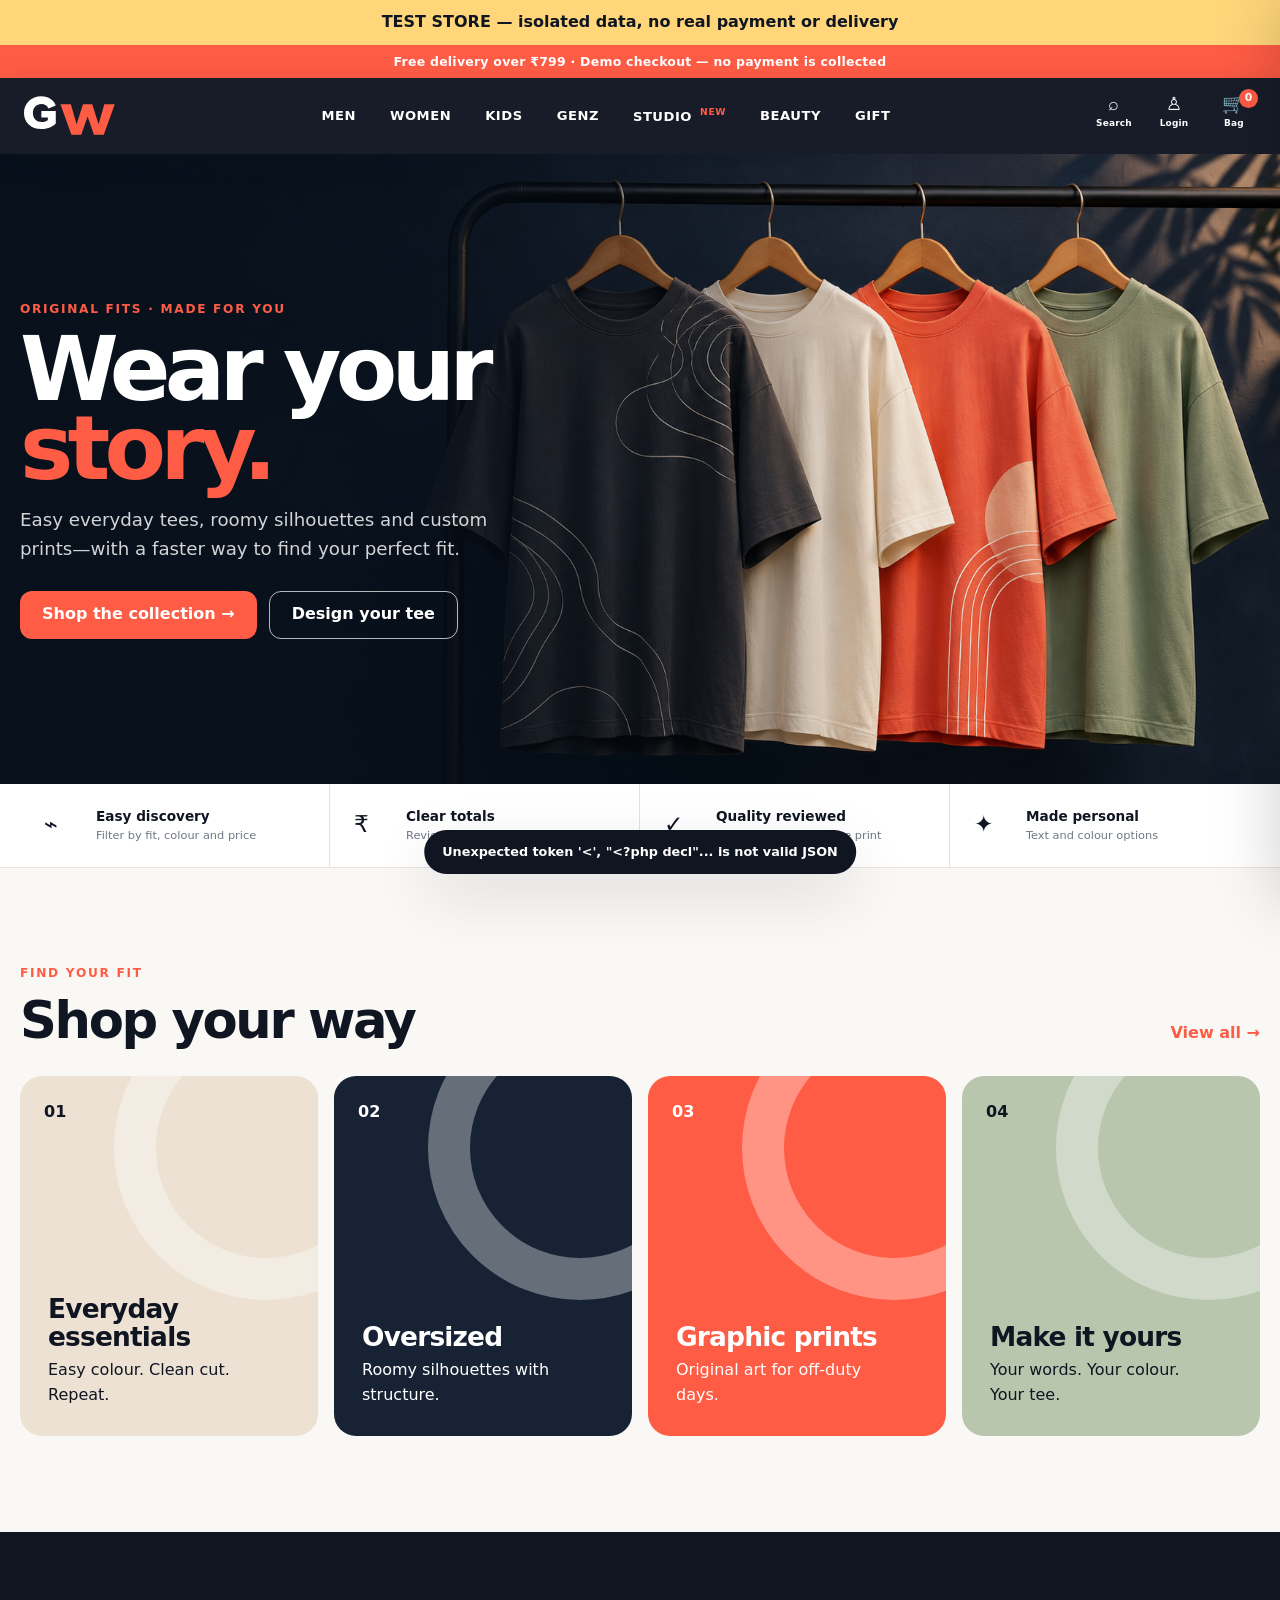
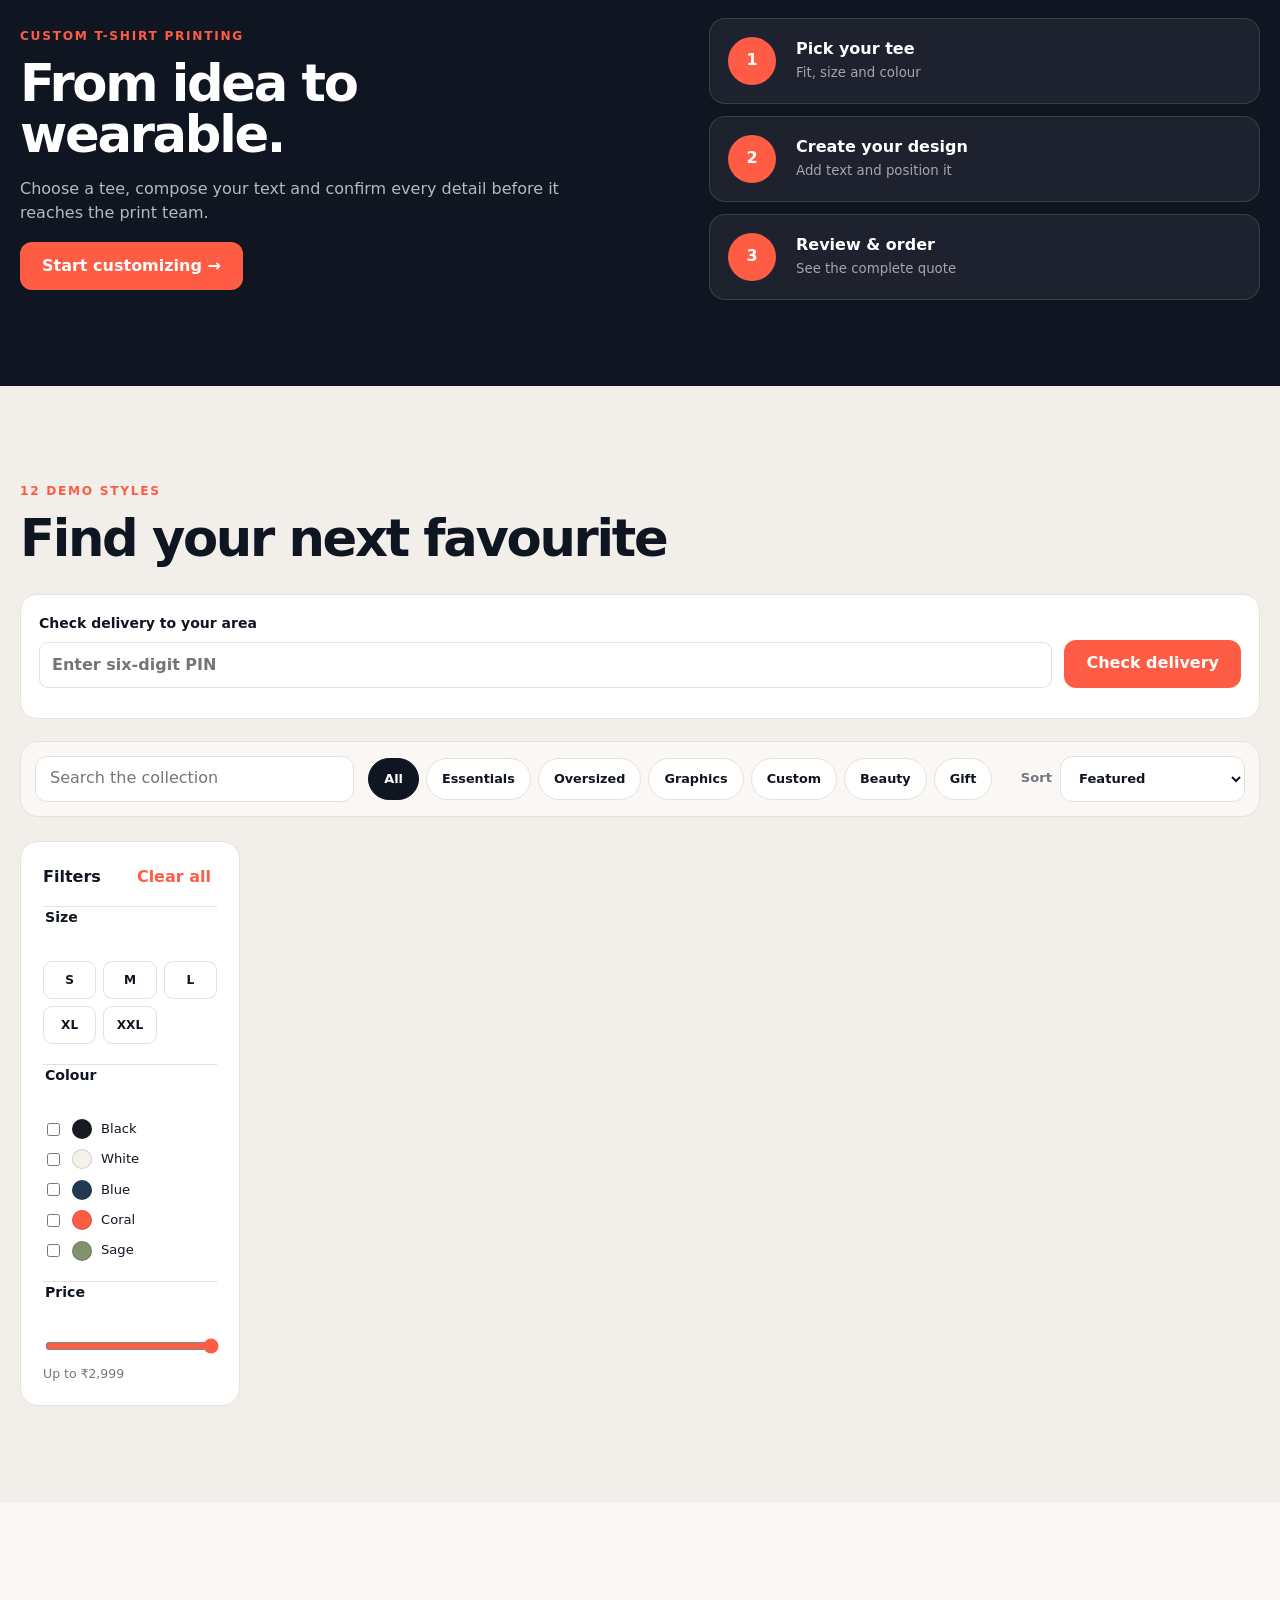
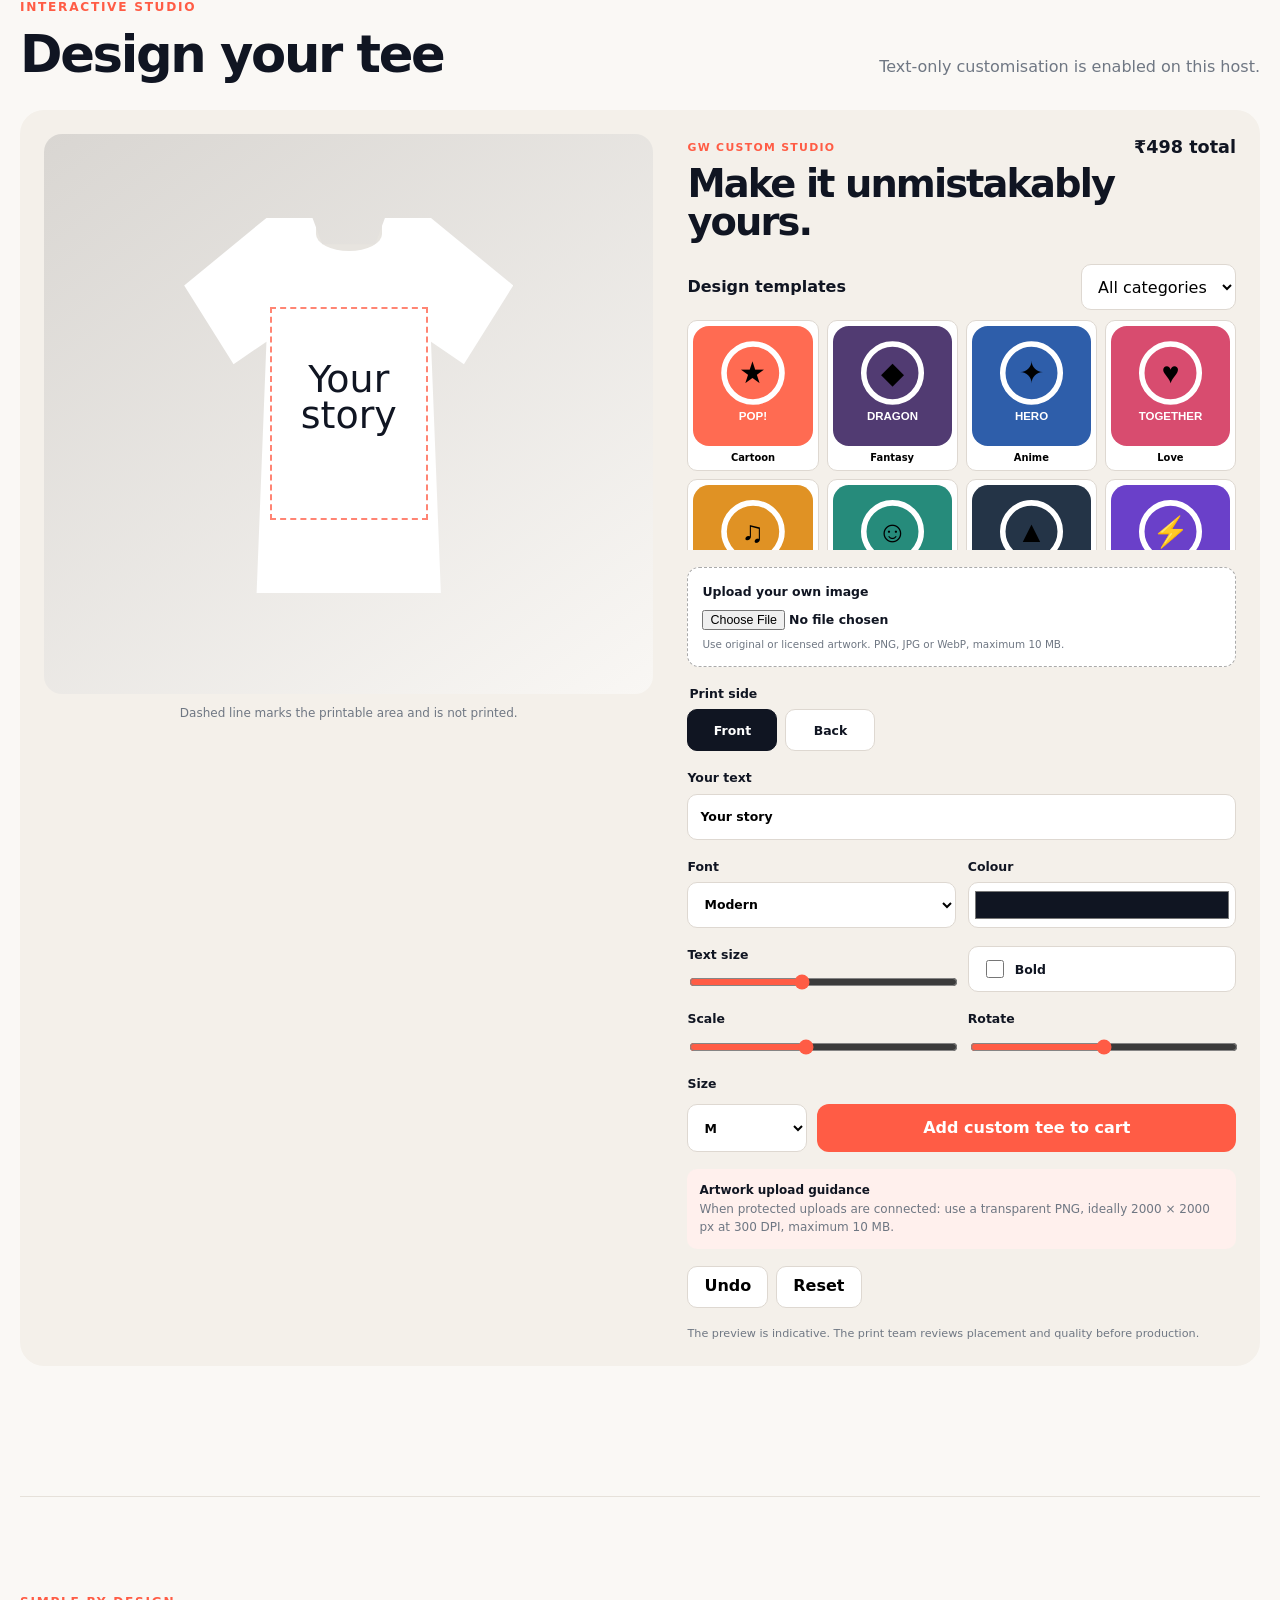
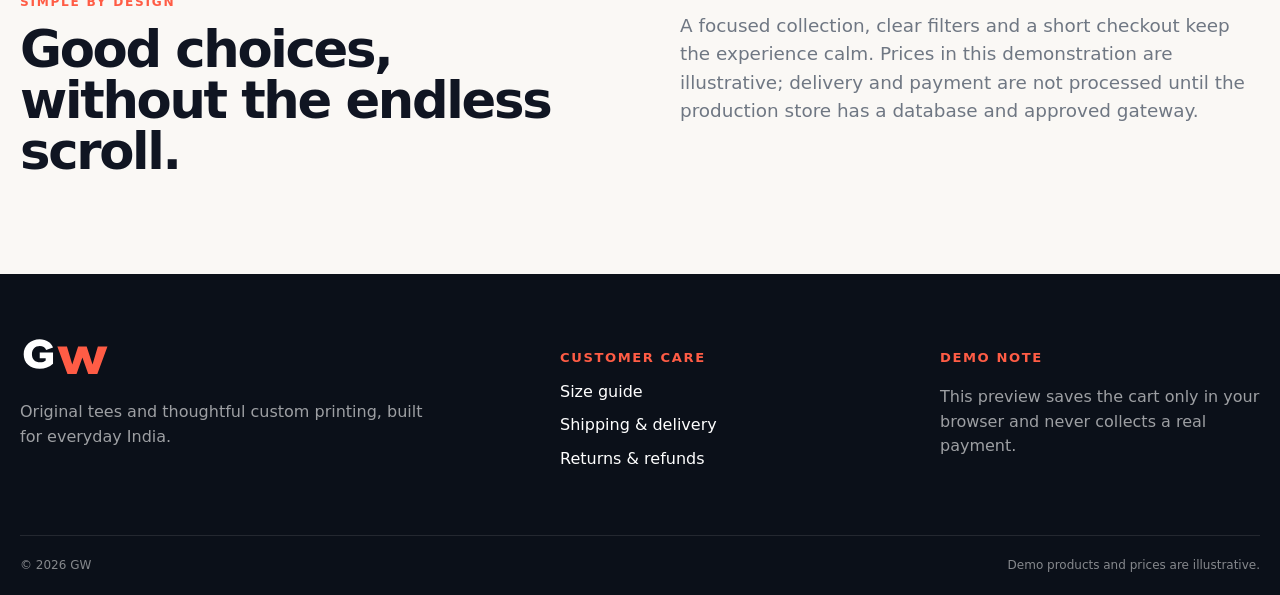
<file: deployment/qa-7b9e2a4d6c81/index.html>
<!doctype html>
<html lang="en">
<head>
  <meta charset="utf-8">
  <meta name="viewport" content="width=device-width,initial-scale=1">
  <meta name="description" content="GW original and custom printed T-shirts for everyday India.">
  <title>[TEST STORE] GW — T-Shirts made personal</title>
  <link rel="stylesheet" href="wp-content/themes/gw-store/assets/css/store.css?v=20261108-verified-v12">
  <link rel="stylesheet" href="wp-content/plugins/gw-tee-designer/assets/css/designer.css?v=20261108-verified-v12">
</head>
<body><div style="padding:10px;background:#ffd67a;text-align:center;font-weight:800">TEST STORE — isolated data, no real payment or delivery</div>
  <a class="screen-reader-text" href="#main">Skip to content</a>
  <div class="gw-announcement">Free delivery over ₹799 · Demo checkout — no payment is collected</div>
  <header class="site-header">
    <div class="gw-shell gw-header-inner">
      <button class="gw-menu-toggle" aria-expanded="false" aria-controls="gw-primary-menu"><span></span><span></span><span></span><span class="screen-reader-text">Menu</span></button>
      <a class="gw-logo" href="#home" aria-label="GW home"><img src="wp-content/themes/gw-store/assets/images/gw-logo.svg" width="104" height="42" alt="GW"></a>
      <nav class="gw-primary-nav" id="gw-primary-menu" aria-label="Main navigation"><ul>
        <li class="gw-nav-item"><a href="#shop" data-audience-link="Men">Men</a><div class="gw-mega-menu"><div><strong>Topwear</strong><a href="#shop" data-audience-link="Men" data-category-link="Essential">Everyday tees</a><a href="#shop" data-audience-link="Men" data-category-link="Oversized">Oversized tees</a><a href="#shop" data-audience-link="Men" data-category-link="Graphic">Graphic tees</a></div><div><strong>Shop by fit</strong><a href="#shop" data-audience-link="Men" data-shop-search="regular">Regular fit</a><a href="#shop" data-audience-link="Men" data-shop-search="roomy">Relaxed fit</a><a href="#custom">Custom print</a></div></div></li>
        <li class="gw-nav-item"><a href="#shop" data-audience-link="Women">Women</a><div class="gw-mega-menu"><div><strong>Featured</strong><a href="#shop" data-audience-link="Women" data-category-link="Essential">Everyday tees</a><a href="#shop" data-audience-link="Women" data-category-link="Oversized">Relaxed fits</a><a href="#shop" data-audience-link="Women" data-category-link="Graphic">Graphic stories</a></div><div><strong>Shop by mood</strong><a href="#shop" data-audience-link="Women" data-shop-search="soft">Soft neutrals</a><a href="#shop" data-audience-link="Women" data-shop-search="colour">Colour edit</a><a href="#custom">Design your own</a></div></div></li>
        <li class="gw-nav-item"><a href="#shop" data-audience-link="Kids">Kids</a><div class="gw-mega-menu"><div><strong>Kids collection</strong><a href="#shop" data-audience-link="Kids" data-category-link="Essential">Easy basics</a><a href="#shop" data-audience-link="Kids" data-category-link="Graphic">Fun graphics</a><a href="#shop" data-audience-link="Kids" data-shop-search="bright">Bright colours</a></div><div><strong>Age group</strong><a href="#shop" data-audience-link="Kids" data-shop-search="junior">6–10 years</a><a href="#shop" data-audience-link="Kids" data-shop-search="teen">11–14 years</a><a href="#custom">Name print</a></div></div></li>
        <li class="gw-nav-item"><a href="#shop" data-audience-link="GenZ">GenZ</a><div class="gw-mega-menu"><div><strong>Trending now</strong><a href="#shop" data-audience-link="GenZ" data-category-link="Oversized">Street oversized</a><a href="#shop" data-audience-link="GenZ" data-category-link="Graphic">Statement graphics</a><a href="#shop" data-audience-link="GenZ" data-shop-search="limited">Limited drops</a></div><div><strong>Vibe check</strong><a href="#shop" data-audience-link="GenZ" data-shop-search="minimal">Minimal</a><a href="#shop" data-audience-link="GenZ" data-shop-search="bold">Bold</a><a href="#custom">Create a drop</a></div></div></li>
        <li><a href="#custom">Studio <span class="gw-new-label">New</span></a></li>
      </ul></nav>
      <div class="gw-header-actions"><button class="gw-search-toggle" aria-label="Search products" aria-expanded="false" aria-controls="gw-header-search"><span aria-hidden="true">⌕</span><small>Search</small></button><button class="gw-account-link" aria-label="Login or view profile" aria-haspopup="dialog"><span aria-hidden="true">♙</span><small>Login</small></button><button class="gw-cart-link" aria-label="Open cart" aria-haspopup="dialog"><span aria-hidden="true">🛒</span><small>Bag</small><span class="gw-cart-count" aria-live="polite">0</span></button></div>
    </div>
    <div class="gw-header-search" id="gw-header-search" hidden><form class="gw-search-form gw-shell" role="search"><label><span class="screen-reader-text">Search products</span><input id="header-search" type="search" placeholder="Search oversized, graphic, solid…"></label><button type="submit">Search</button></form></div>
  </header>
  <main id="main">
    <section class="gw-hero" id="home"><div class="gw-shell gw-hero-inner"><div class="gw-hero-copy"><p class="gw-eyebrow">Original fits · Made for you</p><h1>Wear your <span>story.</span></h1><p>Easy everyday tees, roomy silhouettes and custom prints—with a faster way to find your perfect fit.</p><div class="gw-actions"><a class="gw-button" href="#shop">Shop the collection →</a><a class="gw-button gw-button--ghost" href="#custom">Design your tee</a></div></div></div></section>
    <section class="gw-trust" aria-label="Store benefits"><div class="gw-shell gw-trust-grid"><div><span>⌁</span><strong>Easy discovery</strong><small>Filter by fit, colour and price</small></div><div><span>₹</span><strong>Clear totals</strong><small>Review every cost at checkout</small></div><div><span>✓</span><strong>Quality reviewed</strong><small>Artwork checked before print</small></div><div><span>✦</span><strong>Made personal</strong><small>Text and colour options</small></div></div></section>
    <section class="gw-section gw-shell"><div class="gw-section-heading"><div><p class="gw-eyebrow">Find your fit</p><h2>Shop your way</h2></div><a href="#shop">View all →</a></div><div class="gw-category-grid"><a class="gw-category gw-category--cream" href="#shop" data-category-link="Essential"><span>01</span><h3>Everyday essentials</h3><p>Easy colour. Clean cut. Repeat.</p></a><a class="gw-category gw-category--dark" href="#shop" data-category-link="Oversized"><span>02</span><h3>Oversized</h3><p>Roomy silhouettes with structure.</p></a><a class="gw-category gw-category--coral" href="#shop" data-category-link="Graphic"><span>03</span><h3>Graphic prints</h3><p>Original art for off-duty days.</p></a><a class="gw-category gw-category--sage" href="#custom"><span>04</span><h3>Make it yours</h3><p>Your words. Your colour. Your tee.</p></a></div></section>
    <section class="gw-custom-banner"><div class="gw-shell gw-custom-banner-inner"><div><p class="gw-eyebrow">Custom T-shirt printing</p><h2>From idea to wearable.</h2><p>Choose a tee, compose your text and confirm every detail before it reaches the print team.</p><a class="gw-button" href="#custom">Start customizing →</a></div><ol><li><span>1</span><strong>Pick your tee</strong><small>Fit, size and colour</small></li><li><span>2</span><strong>Create your design</strong><small>Add text and position it</small></li><li><span>3</span><strong>Review & order</strong><small>See the complete quote</small></li></ol></div></section>
    <section id="shop" class="gw-section gw-shop-section"><div class="gw-shell">
      <div class="gw-section-heading"><div><p class="gw-eyebrow">12 demo styles</p><h2>Find your next favourite</h2></div><p class="gw-result-count" aria-live="polite"></p></div>
      <div class="gw-shop-toolbar"><label class="gw-product-search"><span class="screen-reader-text">Search collection</span><input id="product-search" type="search" placeholder="Search the collection"></label><div class="gw-filter-chips" role="group" aria-label="Product category"><button class="is-active" data-category="All">All</button><button data-category="Essential">Essentials</button><button data-category="Oversized">Oversized</button><button data-category="Graphic">Graphics</button><button data-category="Custom">Custom</button></div><label class="gw-sort">Sort <select id="product-sort"><option value="featured">Featured</option><option value="price-low">Price: low to high</option><option value="price-high">Price: high to low</option><option value="newest">Newest</option></select></label></div>
      <div class="gw-shop-layout"><aside class="gw-filter-panel" aria-label="Product filters"><div class="gw-filter-head"><strong>Filters</strong><button id="clear-filters" type="button">Clear all</button></div><fieldset><legend>Size</legend><div class="gw-option-grid"><label><input type="checkbox" name="size" value="S"><span>S</span></label><label><input type="checkbox" name="size" value="M"><span>M</span></label><label><input type="checkbox" name="size" value="L"><span>L</span></label><label><input type="checkbox" name="size" value="XL"><span>XL</span></label><label><input type="checkbox" name="size" value="XXL"><span>XXL</span></label></div></fieldset><fieldset><legend>Colour</legend><div class="gw-colour-options"><label><input type="checkbox" name="colour" value="Black"><span style="--swatch:#171a20"></span>Black</label><label><input type="checkbox" name="colour" value="White"><span style="--swatch:#f5f2ec"></span>White</label><label><input type="checkbox" name="colour" value="Blue"><span style="--swatch:#223954"></span>Blue</label><label><input type="checkbox" name="colour" value="Coral"><span style="--swatch:#ff5c45"></span>Coral</label><label><input type="checkbox" name="colour" value="Sage"><span style="--swatch:#82916e"></span>Sage</label></div></fieldset><fieldset><legend>Price</legend><label class="gw-price-range"><input id="price-range" type="range" min="299" max="2999" step="100" value="2999"><span>Up to <output id="price-output">₹2,999</output></span></label></fieldset></aside>
        <div><button class="gw-mobile-filter" type="button" aria-expanded="false">Filters & size</button><div id="product-grid" class="gw-product-grid"></div><div id="empty-products" class="gw-empty-products" hidden><strong>No styles match those filters.</strong><p>Try clearing a size, colour or search term.</p><button class="gw-button" type="button">Clear filters</button></div></div>
      </div>
    </div></section>
    <section id="custom" class="gw-section gw-shell"><div class="gw-section-heading"><div><p class="gw-eyebrow">Interactive studio</p><h2>Design your tee</h2></div><p class="gw-section-note">Text-only customisation is enabled on this host.</p></div><form id="custom-form"><section class="gwtd" data-base-price="349"><div class="gwtd-preview-column"><div class="gwtd-stage"><div class="gwtd-shirt"><span class="gwtd-neck"></span></div><div class="gwtd-print-area" tabindex="0"><img class="gwtd-artwork" alt="" hidden><div class="gwtd-text">Your story</div></div></div><p class="gwtd-safe-note">Dashed line marks the printable area and is not printed.</p></div><div class="gwtd-controls"><div class="gwtd-heading"><div><span>GW custom studio</span><h2>Make it unmistakably yours.</h2></div><output class="gwtd-quote"></output></div><fieldset><legend>Print side</legend><div class="gwtd-segment"><label><input type="radio" name="surface" value="front" checked><span>Front</span></label><label><input type="radio" name="surface" value="back"><span>Back</span></label></div></fieldset><label>Your text<input class="gwtd-text-input" type="text" maxlength="80" value="Your story"></label><div class="gwtd-row"><label>Font<select class="gwtd-font"><option value="system">Modern</option><option value="serif">Editorial</option><option value="rounded">Rounded</option><option value="mono">Mono</option></select></label><label>Colour<input class="gwtd-color" type="color" value="#101522"></label></div><div class="gwtd-row gwtd-compact"><label>Text size<input class="gwtd-font-size" type="range" min="14" max="72" value="38"></label><label class="gwtd-check"><input class="gwtd-bold" type="checkbox"><span>Bold</span></label></div><div class="gwtd-row"><label>Scale<input class="gwtd-scale" type="range" min=".4" max="1.8" step=".05" value="1"></label><label>Rotate<input class="gwtd-rotation" type="range" min="-35" max="35" value="0"></label></div><div class="gwtd-purchase"><label>Size<select id="custom-size"><option>S</option><option selected>M</option><option>L</option><option>XL</option><option>XXL</option></select></label><button class="gw-button" id="add-custom" type="button">Add custom tee to cart</button></div><div class="gwtd-storage-gate"><strong>Artwork upload guidance</strong><span>When protected uploads are connected: use a transparent PNG, ideally 2000 × 2000 px at 300 DPI, maximum 10 MB.</span></div><div class="gwtd-toolbar"><button class="gwtd-undo" type="button">Undo</button><button class="gwtd-reset" type="button">Reset</button></div><input class="gwtd-design-data" name="gwtd_design" type="hidden"><p class="gwtd-disclaimer">The preview is indicative. The print team reviews placement and quality before production.</p></div></section></form></section>
    <section class="gw-section gw-shell gw-story"><div><p class="gw-eyebrow">Simple by design</p><h2>Good choices, without the endless scroll.</h2></div><p>A focused collection, clear filters and a short checkout keep the experience calm. Prices in this demonstration are illustrative; delivery and payment are not processed until the production store has a database and approved gateway.</p></section>
  </main>
  <footer class="site-footer"><div class="gw-shell gw-footer-grid"><div><img src="wp-content/themes/gw-store/assets/images/gw-logo.svg" width="96" alt="GW"><p>Original tees and thoughtful custom printing, built for everyday India.</p></div><div><h2>Customer care</h2><ul><li><a href="#">Size guide</a></li><li><a href="#">Shipping & delivery</a></li><li><a href="#">Returns & refunds</a></li></ul></div><div><h2>Demo note</h2><p>This preview saves the cart only in your browser and never collects a real payment.</p></div></div><div class="gw-shell gw-footer-bottom"><span>© 2026 GW</span><span>Demo products and prices are illustrative.</span></div></footer>
  <div class="gw-overlay" data-close-cart hidden></div>
  <aside class="gw-cart-drawer" role="dialog" aria-modal="true" aria-labelledby="cart-title" aria-hidden="true"><div class="gw-drawer-head"><div><p class="gw-eyebrow">Your picks</p><h2 id="cart-title">Shopping bag</h2></div><button data-close-cart aria-label="Close cart">×</button></div><div id="cart-items" class="gw-cart-items"></div><div class="gw-cart-summary"><div><span>Subtotal</span><strong id="cart-subtotal">₹0</strong></div><p id="shipping-message">Delivery calculated at checkout.</p><button id="checkout-button" class="gw-button" type="button">Continue to checkout</button><button data-close-cart class="gw-text-button" type="button">Continue shopping</button></div></aside>
  <div class="gw-modal" id="product-modal" role="dialog" aria-modal="true" aria-labelledby="product-modal-title" hidden><div class="gw-modal-backdrop" data-close-product></div><div class="gw-product-modal-card"><button class="gw-modal-close" data-close-product aria-label="Close">×</button><div id="product-modal-content"></div></div></div>
  <div class="gw-modal" id="checkout-modal" role="dialog" aria-modal="true" aria-labelledby="checkout-title" hidden><div class="gw-modal-backdrop" data-close-checkout></div><div class="gw-checkout-card"><button class="gw-modal-close" data-close-checkout aria-label="Close checkout">×</button><div id="checkout-flow"><div class="gw-checkout-header"><p class="gw-eyebrow">Demo checkout</p><h2 id="checkout-title">Complete your order</h2><div class="gw-steps" aria-label="Checkout steps"><span class="is-active">1 Address</span><span>2 Payment</span><span>3 Done</span></div></div><form id="checkout-form"><div class="gw-checkout-layout"><div class="gw-checkout-fields"><section><h3>Delivery details</h3><div class="gw-field-grid"><label>Full name<input name="name" autocomplete="name" required></label><label>Mobile number<input name="phone" inputmode="numeric" pattern="[0-9]{10}" maxlength="10" placeholder="10 digits" required></label><label class="gw-full">Email address (optional)<input name="email" type="email" autocomplete="email"><small>Add an email address for this order, or leave it blank.</small></label><label class="gw-full">Address<input name="address" autocomplete="street-address" required></label><label>City<input name="city" autocomplete="address-level2" required></label><label>PIN code<input name="pincode" inputmode="numeric" pattern="[0-9]{6}" maxlength="6" required></label><label class="gw-full">State<select name="state" required><option value="">Select state</option><option>Uttar Pradesh</option><option>Delhi</option><option>Bihar</option><option>Madhya Pradesh</option><option>Maharashtra</option><option>Rajasthan</option><option>West Bengal</option><option>Other</option></select></label></div></section><section><h3>Payment method</h3><div class="gw-payment-options"><label><input type="radio" name="payment" value="cod" checked><span><strong>Cash on delivery</strong><small>Availability is confirmed before dispatch</small></span></label><label><input type="radio" name="payment" value="online" disabled><span><strong>Online payment — coming soon</strong><small>Please choose cash on delivery for now.</small></span></label></div></section><label class="gw-terms"><input type="checkbox" required> <span>I agree to the store terms and allow my delivery details to be saved for order fulfilment. No online payment is collected.</span></label></div><aside class="gw-order-review"><h3>Order summary</h3><div id="checkout-items"></div><div id="checkout-totals"></div><button class="gw-button" type="submit">Place order</button><p class="gw-safe-note">🔒 No card or payment information is collected.</p></aside></div></form></div><div id="order-success" class="gw-order-success" hidden></div></div></div>
  <div class="gw-modal" id="auth-modal" role="dialog" aria-modal="true" aria-labelledby="auth-title" hidden><div class="gw-modal-backdrop" data-close-auth></div><div class="gw-auth-card"><button class="gw-modal-close" data-close-auth aria-label="Close account">×</button><div id="auth-guest"><p class="gw-eyebrow">Your GW account</p><h2 id="auth-title">Welcome to your wardrobe.</h2><p class="gw-auth-intro">Customers can create their own shopping account. Staff accounts are created by an administrator.</p><div class="gw-auth-tabs" role="tablist"><button class="is-active" type="button" data-auth-tab="login" role="tab" aria-selected="true">Login</button><button type="button" data-auth-tab="register" role="tab" aria-selected="false">Create account</button></div><form id="login-form" class="gw-auth-form"><label>Email or mobile number<input name="identifier" type="text" autocomplete="username" required></label><label>Password<input name="password" type="password" autocomplete="current-password" minlength="8" required></label><button class="gw-button" type="submit">Login</button><p class="gw-auth-message" aria-live="polite"></p></form><form id="register-form" class="gw-auth-form" hidden><label>Full name<input name="name" autocomplete="name" minlength="2" required></label><p class="gw-contact-help">Register with your mobile number. You can add an email address at checkout if you wish.</p><label>Mobile number<input name="phone" type="tel" autocomplete="tel" inputmode="tel" maxlength="18" placeholder="10-digit mobile or +91" required></label><label>Password<input name="password" type="password" autocomplete="new-password" minlength="8" required><small>Use at least 8 characters.</small></label><label>Confirm password<input name="confirm" type="password" autocomplete="new-password" minlength="8" required></label><button class="gw-button" type="submit">Create shopper account</button><p class="gw-auth-message" aria-live="polite"></p></form><p class="gw-auth-note">Sign in with your email address or mobile number and password.</p></div><div id="auth-profile" class="gw-profile-panel" hidden><div class="gw-profile-avatar"></div><p class="gw-eyebrow">Signed in</p><h2></h2><p class="gw-profile-email"></p><span class="gw-role-badge"></span><div class="gw-profile-links"><button id="view-orders" type="button">My orders <span id="profile-order-count">0</span></button><button id="open-admin" type="button" hidden>Open store manager</button><a href="#shop" data-close-auth>Continue shopping</a><a href="#custom" data-close-auth>Design a custom tee</a></div><section id="profile-orders" class="gw-profile-orders" hidden><div class="gw-profile-orders-head"><h3>My orders</h3><button id="close-profile-orders" type="button">Back to profile</button></div><div class="gw-order-sync"><button id="refresh-customer-orders" type="button">↻ Refresh</button><p id="customer-orders-sync" role="status" aria-live="polite"></p></div><div id="customer-order-list"></div></section><button id="logout-button" class="gw-text-button" type="button">Logout</button></div></div></div>
  <div class="gw-modal gw-admin-modal" id="admin-modal" role="dialog" aria-modal="true" aria-labelledby="admin-title" hidden><div class="gw-modal-backdrop" data-close-admin></div><div class="gw-admin-shell"><aside class="gw-admin-sidebar"><div><img src="wp-content/themes/gw-store/assets/images/gw-logo.svg" width="82" alt="GW"><small>Store manager</small></div><nav><button class="is-active" data-admin-view="products">Products</button><button data-admin-view="orders">Orders</button><button data-admin-view="users">Users</button><button data-admin-view="overview">Overview</button></nav><button data-close-admin>← Back to store</button></aside><main class="gw-admin-main"><header><div><p class="gw-eyebrow">Store workspace</p><h2 id="admin-title">Products</h2></div><button class="gw-button" id="new-product" type="button">+ Add product</button></header><section id="admin-overview" class="gw-admin-overview" hidden><article><span>Total products</span><strong id="stat-products">0</strong></article><article><span>Active stock</span><strong id="stat-stock">0</strong></article><article><span>Catalog value</span><strong id="stat-value">₹0</strong></article><article><span>User accounts</span><strong id="stat-users">0</strong></article><article><span>Orders</span><strong id="stat-orders">0</strong></article><article><span>Order value</span><strong id="stat-revenue">₹0</strong></article></section><section id="admin-products"><div class="gw-admin-toolbar"><input id="admin-search" type="search" placeholder="Search products"><span id="admin-product-count"></span></div><div id="admin-product-list" class="gw-admin-product-list"></div></section><section id="admin-orders" hidden><div class="gw-admin-toolbar"><div><h3>Order management</h3><p>Review customer, payment and fulfilment details, then update the order status.</p></div><span id="admin-order-count"></span></div><div id="admin-order-list" class="gw-admin-order-list"></div></section><section id="admin-users" hidden><div class="gw-user-management"><div><div class="gw-admin-toolbar"><div><h3>User accounts</h3><p>Public shoppers register themselves. Only administrators can create staff or admin users.</p></div><span id="admin-user-count"></span></div><div id="admin-user-list" class="gw-admin-user-list"></div></div><form id="user-form" class="gw-admin-user-form"><p class="gw-eyebrow">Admin only</p><h3>Create user</h3><label>Full name<input name="name" minlength="2" required></label><p class="gw-contact-help">Enter an email address or mobile number.</p><label>Email address (optional)<input name="email" type="email" autocomplete="off"></label><label>Mobile number (optional)<input name="phone" type="tel" autocomplete="off" maxlength="18"></label><label>Role<select name="role" required><option value="shopper">Shopper</option><option value="staff">Store staff</option><option value="admin">Administrator</option></select></label><label>Temporary password<input name="password" type="password" autocomplete="new-password" minlength="8" required><small>Use at least 8 characters.</small></label><button class="gw-button" type="submit">Create user</button><p class="gw-auth-message" aria-live="polite"></p></form></div></section></main><aside class="gw-product-editor" id="product-editor" aria-labelledby="editor-title" hidden><div class="gw-editor-head"><div><p class="gw-eyebrow">Catalog item</p><h3 id="editor-title">Add product</h3></div><button id="close-editor" type="button" aria-label="Close editor">×</button></div><form id="product-form"><input name="id" type="hidden"><label>Product name<input name="name" required maxlength="80"></label><div class="gw-field-grid"><label>Category<select name="category"><option>Essential</option><option>Oversized</option><option>Graphic</option><option>Custom</option></select></label><label>Colour<select name="colour"><option>Black</option><option>White</option><option>Blue</option><option>Coral</option><option>Sage</option></select></label><label>Selling price<input name="price" type="number" min="1" step="1" required></label><label>MRP<input name="mrp" type="number" min="0" step="1"></label><label>Stock<input name="stock" type="number" min="0" step="1" required></label><label>Status<select name="status"><option value="active">Active</option><option value="draft">Draft</option></select></label></div><fieldset><legend>Audience</legend><div class="gw-admin-checks"><label><input type="checkbox" name="audiences" value="Men"> Men</label><label><input type="checkbox" name="audiences" value="Women"> Women</label><label><input type="checkbox" name="audiences" value="Kids"> Kids</label><label><input type="checkbox" name="audiences" value="GenZ"> GenZ</label></div></fieldset><label>Description<textarea name="description" rows="4" maxlength="300"></textarea></label><label>Product images<input id="product-images" name="images" type="file" accept="image/png,image/jpeg,image/webp" multiple><small>Recommended 1200 × 1500 px (4:5 portrait), JPG or WebP, up to 5 images, maximum 5 MB each. Images are resized to 1000 px in this browser demo.</small></label><div id="image-previews" class="gw-image-previews"></div><div class="gw-editor-actions"><button class="gw-button" type="submit">Save product</button><button id="archive-product" class="gw-text-button" type="button" hidden>Move to draft</button></div><p class="gw-auth-message" aria-live="polite"></p></form></aside></div></div>
  <div id="gw-toast" class="gw-toast" role="status" aria-live="polite"></div>
  <script>window.gwtdConfig={uploadEnabled:false,frontFee:149,backFee:199,artworkFee:50,currency:'₹'};</script>
  <script src="wp-content/themes/gw-store/assets/js/store.js?v=20261108-verified-v12"></script>
  <script src="wp-content/plugins/gw-tee-designer/assets/js/designer.js?v=20261108-verified-v12"></script>
</body>
</html>
</file>
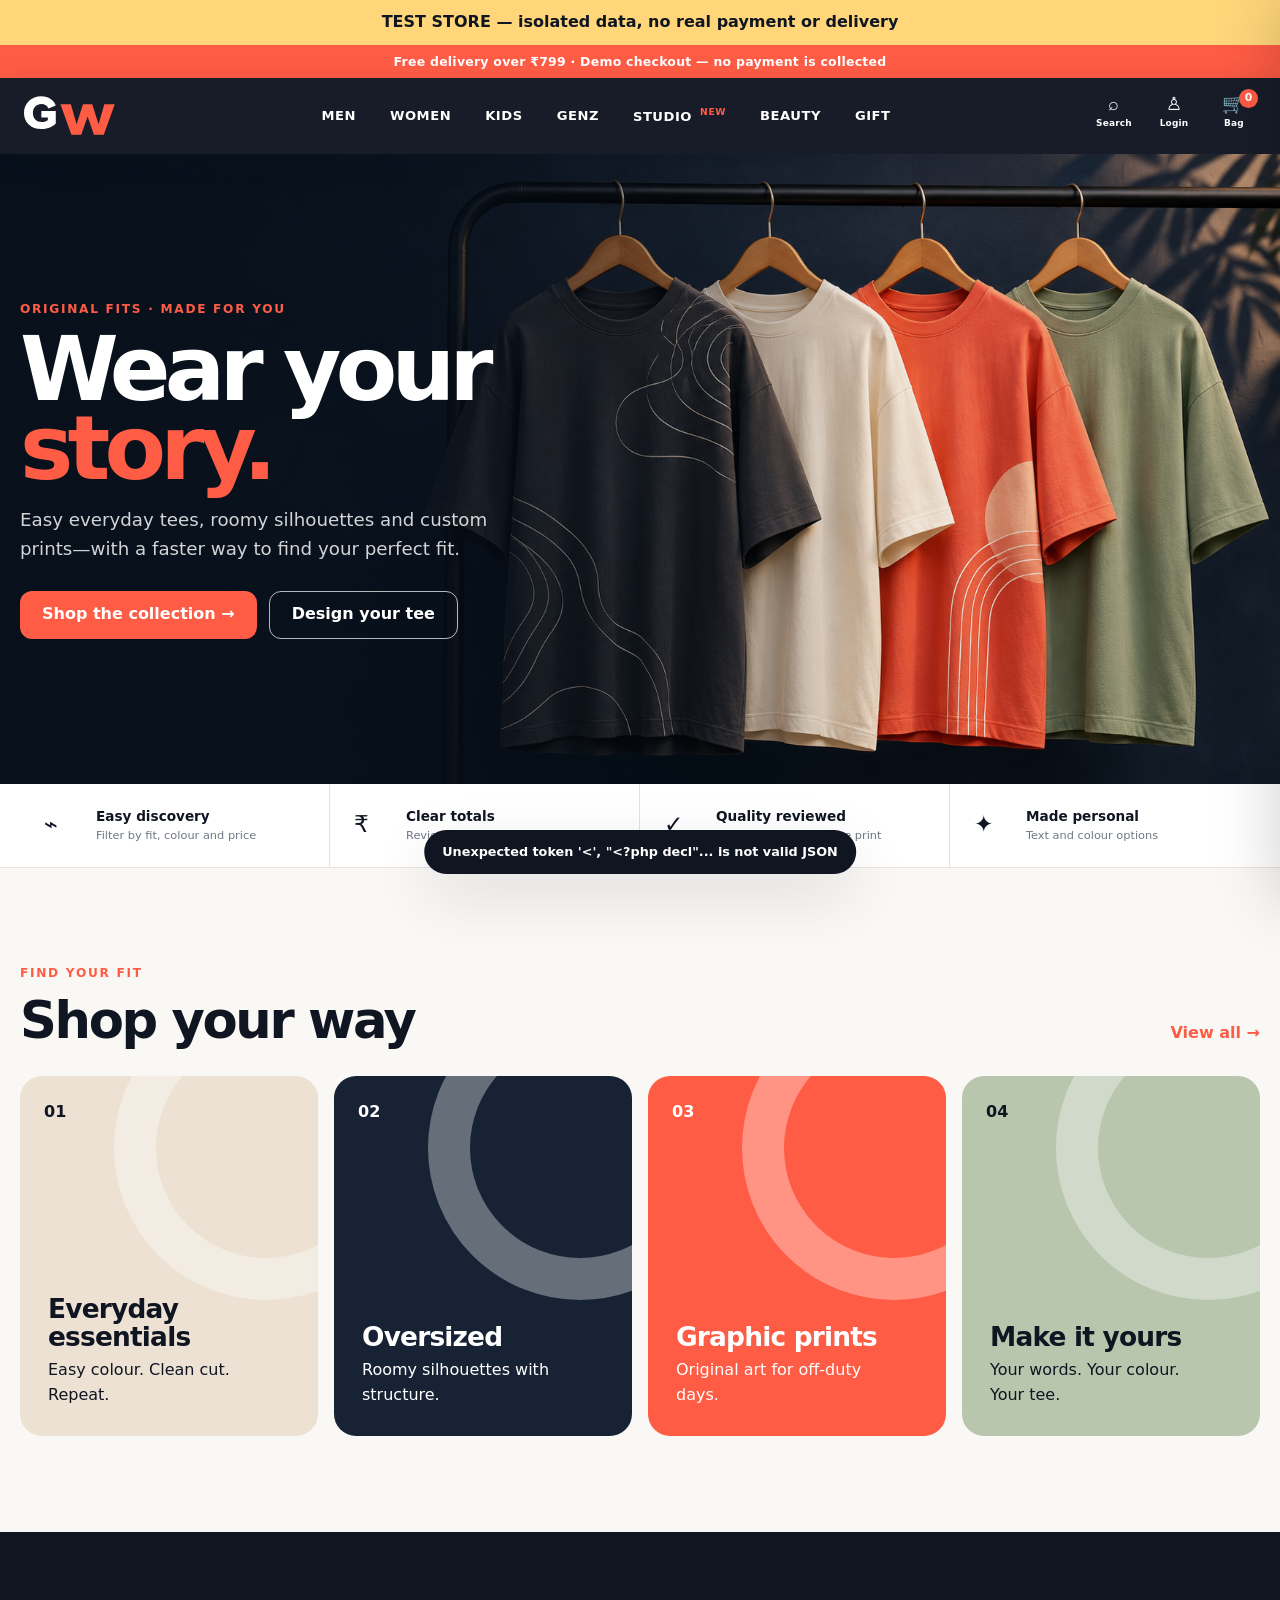
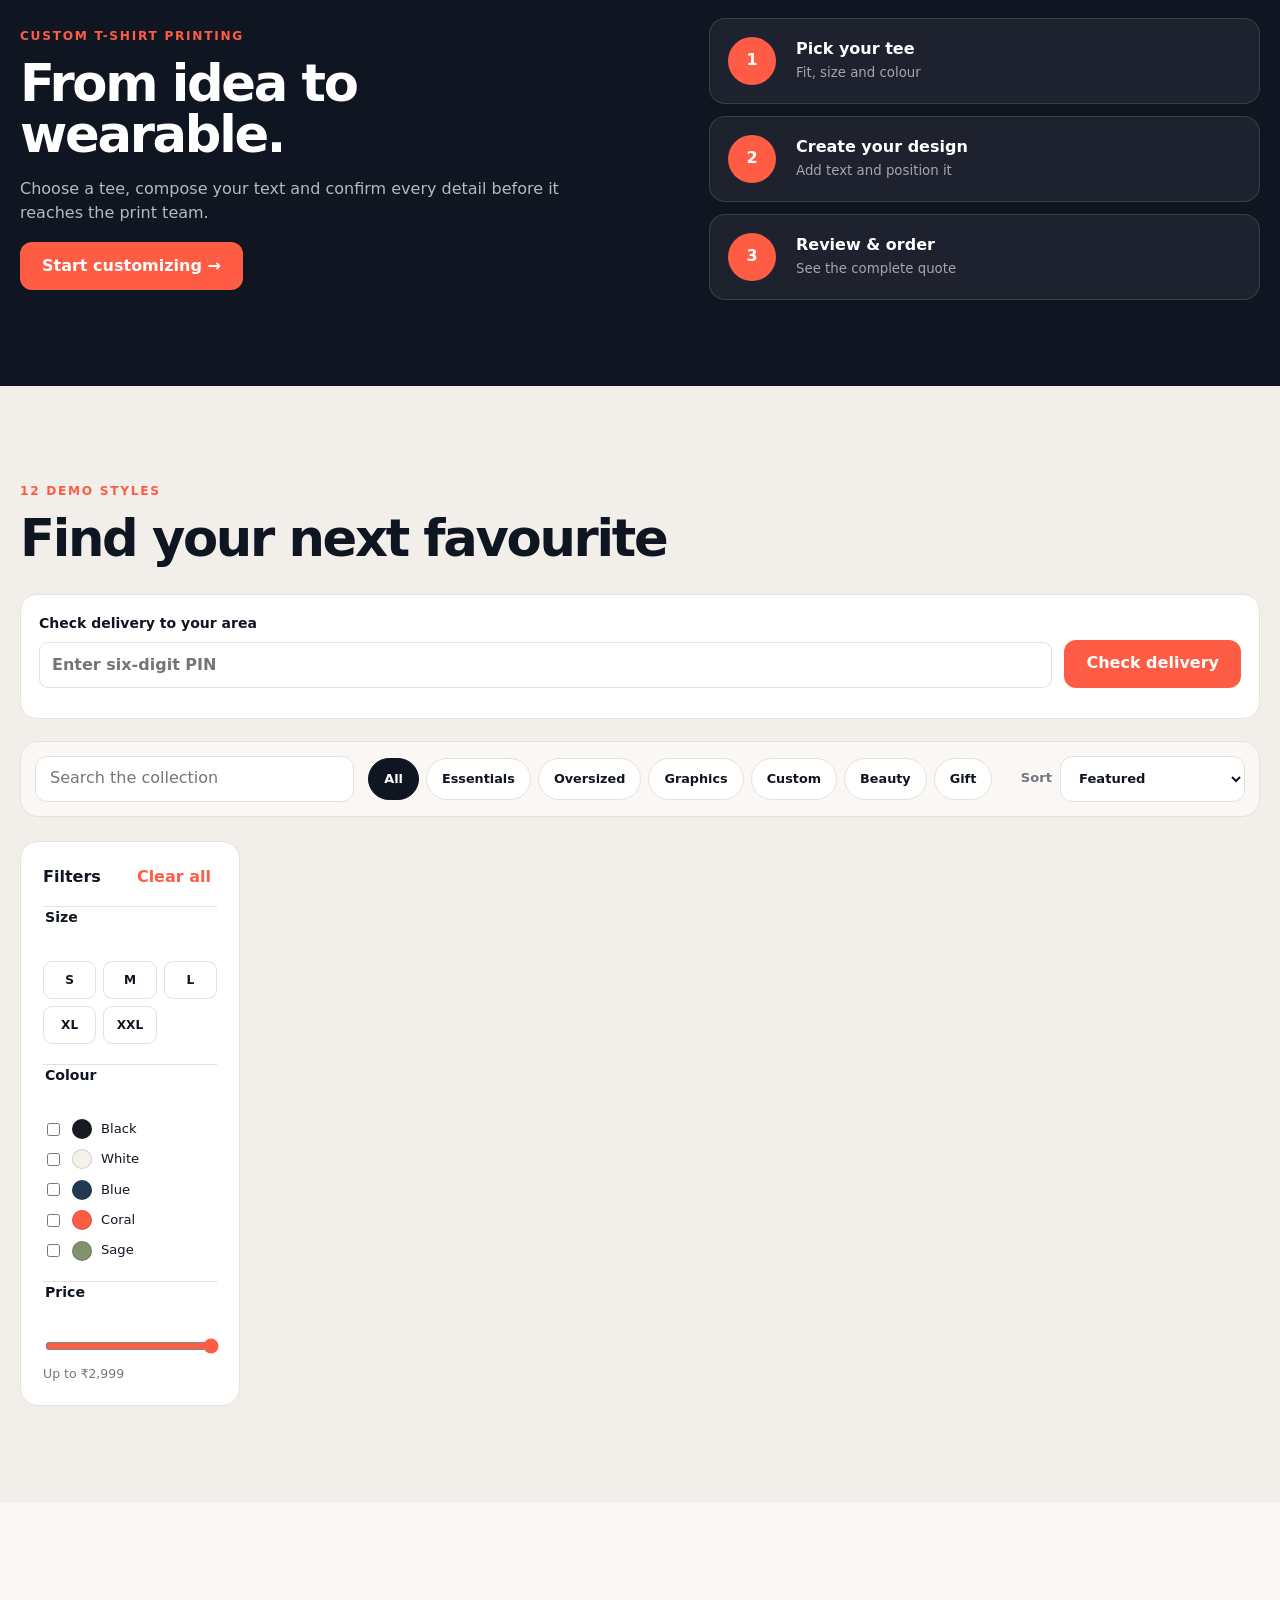
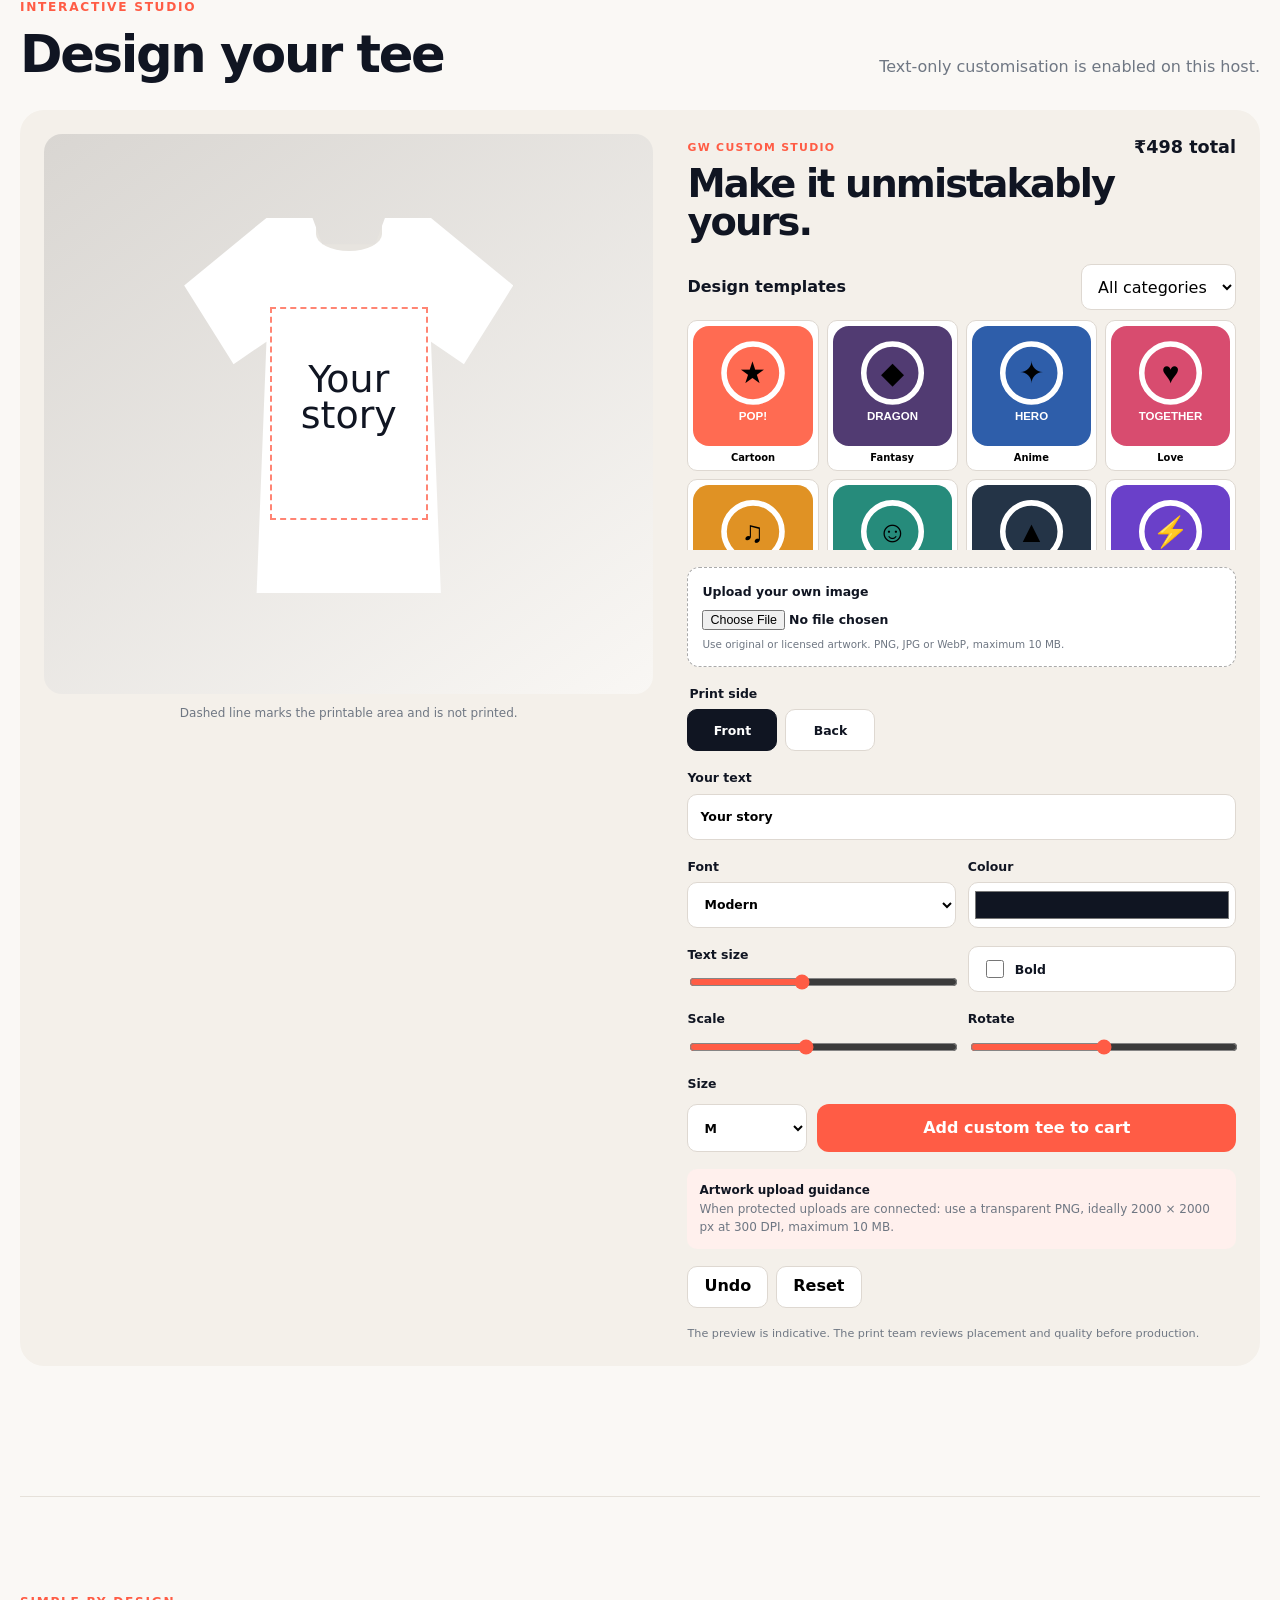
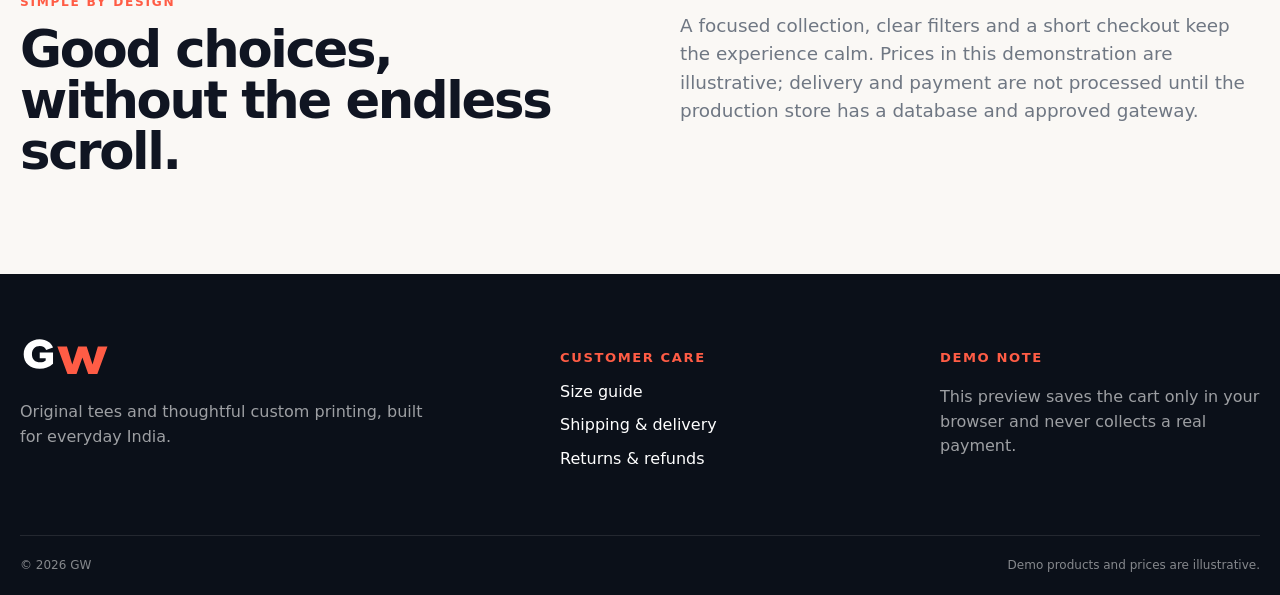
<file: deployment/qa-82c4f97a6d10/index.html>
<!doctype html>
<html lang="en">
<head>
  <meta charset="utf-8">
  <meta name="viewport" content="width=device-width,initial-scale=1">
  <meta name="description" content="GW original and custom printed T-shirts for everyday India.">
  <title>[TEST STORE] GW — T-Shirts made personal</title>
  <link rel="stylesheet" href="wp-content/themes/gw-store/assets/css/store.css?v=20261108-payment-demo-v13">
  <link rel="stylesheet" href="wp-content/plugins/gw-tee-designer/assets/css/designer.css?v=20261108-payment-demo-v13">
</head>
<body><div style="padding:10px;background:#ffd67a;text-align:center;font-weight:800">TEST STORE — isolated data, no real payment or delivery</div>
  <a class="screen-reader-text" href="#main">Skip to content</a>
  <div class="gw-announcement">Free delivery over ₹799 · Demo checkout — no payment is collected</div>
  <header class="site-header">
    <div class="gw-shell gw-header-inner">
      <button class="gw-menu-toggle" aria-expanded="false" aria-controls="gw-primary-menu"><span></span><span></span><span></span><span class="screen-reader-text">Menu</span></button>
      <a class="gw-logo" href="#home" aria-label="GW home"><img src="wp-content/themes/gw-store/assets/images/gw-logo.svg" width="104" height="42" alt="GW"></a>
      <nav class="gw-primary-nav" id="gw-primary-menu" aria-label="Main navigation"><ul>
        <li class="gw-nav-item"><a href="#shop" data-audience-link="Men">Men</a><div class="gw-mega-menu"><div><strong>Topwear</strong><a href="#shop" data-audience-link="Men" data-category-link="Essential">Everyday tees</a><a href="#shop" data-audience-link="Men" data-category-link="Oversized">Oversized tees</a><a href="#shop" data-audience-link="Men" data-category-link="Graphic">Graphic tees</a></div><div><strong>Shop by fit</strong><a href="#shop" data-audience-link="Men" data-shop-search="regular">Regular fit</a><a href="#shop" data-audience-link="Men" data-shop-search="roomy">Relaxed fit</a><a href="#custom">Custom print</a></div></div></li>
        <li class="gw-nav-item"><a href="#shop" data-audience-link="Women">Women</a><div class="gw-mega-menu"><div><strong>Featured</strong><a href="#shop" data-audience-link="Women" data-category-link="Essential">Everyday tees</a><a href="#shop" data-audience-link="Women" data-category-link="Oversized">Relaxed fits</a><a href="#shop" data-audience-link="Women" data-category-link="Graphic">Graphic stories</a></div><div><strong>Shop by mood</strong><a href="#shop" data-audience-link="Women" data-shop-search="soft">Soft neutrals</a><a href="#shop" data-audience-link="Women" data-shop-search="colour">Colour edit</a><a href="#custom">Design your own</a></div></div></li>
        <li class="gw-nav-item"><a href="#shop" data-audience-link="Kids">Kids</a><div class="gw-mega-menu"><div><strong>Kids collection</strong><a href="#shop" data-audience-link="Kids" data-category-link="Essential">Easy basics</a><a href="#shop" data-audience-link="Kids" data-category-link="Graphic">Fun graphics</a><a href="#shop" data-audience-link="Kids" data-shop-search="bright">Bright colours</a></div><div><strong>Age group</strong><a href="#shop" data-audience-link="Kids" data-shop-search="junior">6–10 years</a><a href="#shop" data-audience-link="Kids" data-shop-search="teen">11–14 years</a><a href="#custom">Name print</a></div></div></li>
        <li class="gw-nav-item"><a href="#shop" data-audience-link="GenZ">GenZ</a><div class="gw-mega-menu"><div><strong>Trending now</strong><a href="#shop" data-audience-link="GenZ" data-category-link="Oversized">Street oversized</a><a href="#shop" data-audience-link="GenZ" data-category-link="Graphic">Statement graphics</a><a href="#shop" data-audience-link="GenZ" data-shop-search="limited">Limited drops</a></div><div><strong>Vibe check</strong><a href="#shop" data-audience-link="GenZ" data-shop-search="minimal">Minimal</a><a href="#shop" data-audience-link="GenZ" data-shop-search="bold">Bold</a><a href="#custom">Create a drop</a></div></div></li>
        <li><a href="#custom">Studio <span class="gw-new-label">New</span></a></li>
      </ul></nav>
      <div class="gw-header-actions"><button class="gw-search-toggle" aria-label="Search products" aria-expanded="false" aria-controls="gw-header-search"><span aria-hidden="true">⌕</span><small>Search</small></button><button class="gw-account-link" aria-label="Login or view profile" aria-haspopup="dialog"><span aria-hidden="true">♙</span><small>Login</small></button><button class="gw-cart-link" aria-label="Open cart" aria-haspopup="dialog"><span aria-hidden="true">🛒</span><small>Bag</small><span class="gw-cart-count" aria-live="polite">0</span></button></div>
    </div>
    <div class="gw-header-search" id="gw-header-search" hidden><form class="gw-search-form gw-shell" role="search"><label><span class="screen-reader-text">Search products</span><input id="header-search" type="search" placeholder="Search oversized, graphic, solid…"></label><button type="submit">Search</button></form></div>
  </header>
  <main id="main">
    <section class="gw-hero" id="home"><div class="gw-shell gw-hero-inner"><div class="gw-hero-copy"><p class="gw-eyebrow">Original fits · Made for you</p><h1>Wear your <span>story.</span></h1><p>Easy everyday tees, roomy silhouettes and custom prints—with a faster way to find your perfect fit.</p><div class="gw-actions"><a class="gw-button" href="#shop">Shop the collection →</a><a class="gw-button gw-button--ghost" href="#custom">Design your tee</a></div></div></div></section>
    <section class="gw-trust" aria-label="Store benefits"><div class="gw-shell gw-trust-grid"><div><span>⌁</span><strong>Easy discovery</strong><small>Filter by fit, colour and price</small></div><div><span>₹</span><strong>Clear totals</strong><small>Review every cost at checkout</small></div><div><span>✓</span><strong>Quality reviewed</strong><small>Artwork checked before print</small></div><div><span>✦</span><strong>Made personal</strong><small>Text and colour options</small></div></div></section>
    <section class="gw-section gw-shell"><div class="gw-section-heading"><div><p class="gw-eyebrow">Find your fit</p><h2>Shop your way</h2></div><a href="#shop">View all →</a></div><div class="gw-category-grid"><a class="gw-category gw-category--cream" href="#shop" data-category-link="Essential"><span>01</span><h3>Everyday essentials</h3><p>Easy colour. Clean cut. Repeat.</p></a><a class="gw-category gw-category--dark" href="#shop" data-category-link="Oversized"><span>02</span><h3>Oversized</h3><p>Roomy silhouettes with structure.</p></a><a class="gw-category gw-category--coral" href="#shop" data-category-link="Graphic"><span>03</span><h3>Graphic prints</h3><p>Original art for off-duty days.</p></a><a class="gw-category gw-category--sage" href="#custom"><span>04</span><h3>Make it yours</h3><p>Your words. Your colour. Your tee.</p></a></div></section>
    <section class="gw-custom-banner"><div class="gw-shell gw-custom-banner-inner"><div><p class="gw-eyebrow">Custom T-shirt printing</p><h2>From idea to wearable.</h2><p>Choose a tee, compose your text and confirm every detail before it reaches the print team.</p><a class="gw-button" href="#custom">Start customizing →</a></div><ol><li><span>1</span><strong>Pick your tee</strong><small>Fit, size and colour</small></li><li><span>2</span><strong>Create your design</strong><small>Add text and position it</small></li><li><span>3</span><strong>Review & order</strong><small>See the complete quote</small></li></ol></div></section>
    <section id="shop" class="gw-section gw-shop-section"><div class="gw-shell">
      <div class="gw-section-heading"><div><p class="gw-eyebrow">12 demo styles</p><h2>Find your next favourite</h2></div><p class="gw-result-count" aria-live="polite"></p></div>
      <div class="gw-shop-toolbar"><label class="gw-product-search"><span class="screen-reader-text">Search collection</span><input id="product-search" type="search" placeholder="Search the collection"></label><div class="gw-filter-chips" role="group" aria-label="Product category"><button class="is-active" data-category="All">All</button><button data-category="Essential">Essentials</button><button data-category="Oversized">Oversized</button><button data-category="Graphic">Graphics</button><button data-category="Custom">Custom</button></div><label class="gw-sort">Sort <select id="product-sort"><option value="featured">Featured</option><option value="price-low">Price: low to high</option><option value="price-high">Price: high to low</option><option value="newest">Newest</option></select></label></div>
      <div class="gw-shop-layout"><aside class="gw-filter-panel" aria-label="Product filters"><div class="gw-filter-head"><strong>Filters</strong><button id="clear-filters" type="button">Clear all</button></div><fieldset><legend>Size</legend><div class="gw-option-grid"><label><input type="checkbox" name="size" value="S"><span>S</span></label><label><input type="checkbox" name="size" value="M"><span>M</span></label><label><input type="checkbox" name="size" value="L"><span>L</span></label><label><input type="checkbox" name="size" value="XL"><span>XL</span></label><label><input type="checkbox" name="size" value="XXL"><span>XXL</span></label></div></fieldset><fieldset><legend>Colour</legend><div class="gw-colour-options"><label><input type="checkbox" name="colour" value="Black"><span style="--swatch:#171a20"></span>Black</label><label><input type="checkbox" name="colour" value="White"><span style="--swatch:#f5f2ec"></span>White</label><label><input type="checkbox" name="colour" value="Blue"><span style="--swatch:#223954"></span>Blue</label><label><input type="checkbox" name="colour" value="Coral"><span style="--swatch:#ff5c45"></span>Coral</label><label><input type="checkbox" name="colour" value="Sage"><span style="--swatch:#82916e"></span>Sage</label></div></fieldset><fieldset><legend>Price</legend><label class="gw-price-range"><input id="price-range" type="range" min="299" max="2999" step="100" value="2999"><span>Up to <output id="price-output">₹2,999</output></span></label></fieldset></aside>
        <div><button class="gw-mobile-filter" type="button" aria-expanded="false">Filters & size</button><div id="product-grid" class="gw-product-grid"></div><div id="empty-products" class="gw-empty-products" hidden><strong>No styles match those filters.</strong><p>Try clearing a size, colour or search term.</p><button class="gw-button" type="button">Clear filters</button></div></div>
      </div>
    </div></section>
    <section id="custom" class="gw-section gw-shell"><div class="gw-section-heading"><div><p class="gw-eyebrow">Interactive studio</p><h2>Design your tee</h2></div><p class="gw-section-note">Text-only customisation is enabled on this host.</p></div><form id="custom-form"><section class="gwtd" data-base-price="349"><div class="gwtd-preview-column"><div class="gwtd-stage"><div class="gwtd-shirt"><span class="gwtd-neck"></span></div><div class="gwtd-print-area" tabindex="0"><img class="gwtd-artwork" alt="" hidden><div class="gwtd-text">Your story</div></div></div><p class="gwtd-safe-note">Dashed line marks the printable area and is not printed.</p></div><div class="gwtd-controls"><div class="gwtd-heading"><div><span>GW custom studio</span><h2>Make it unmistakably yours.</h2></div><output class="gwtd-quote"></output></div><fieldset><legend>Print side</legend><div class="gwtd-segment"><label><input type="radio" name="surface" value="front" checked><span>Front</span></label><label><input type="radio" name="surface" value="back"><span>Back</span></label></div></fieldset><label>Your text<input class="gwtd-text-input" type="text" maxlength="80" value="Your story"></label><div class="gwtd-row"><label>Font<select class="gwtd-font"><option value="system">Modern</option><option value="serif">Editorial</option><option value="rounded">Rounded</option><option value="mono">Mono</option></select></label><label>Colour<input class="gwtd-color" type="color" value="#101522"></label></div><div class="gwtd-row gwtd-compact"><label>Text size<input class="gwtd-font-size" type="range" min="14" max="72" value="38"></label><label class="gwtd-check"><input class="gwtd-bold" type="checkbox"><span>Bold</span></label></div><div class="gwtd-row"><label>Scale<input class="gwtd-scale" type="range" min=".4" max="1.8" step=".05" value="1"></label><label>Rotate<input class="gwtd-rotation" type="range" min="-35" max="35" value="0"></label></div><div class="gwtd-purchase"><label>Size<select id="custom-size"><option>S</option><option selected>M</option><option>L</option><option>XL</option><option>XXL</option></select></label><button class="gw-button" id="add-custom" type="button">Add custom tee to cart</button></div><div class="gwtd-storage-gate"><strong>Artwork upload guidance</strong><span>When protected uploads are connected: use a transparent PNG, ideally 2000 × 2000 px at 300 DPI, maximum 10 MB.</span></div><div class="gwtd-toolbar"><button class="gwtd-undo" type="button">Undo</button><button class="gwtd-reset" type="button">Reset</button></div><input class="gwtd-design-data" name="gwtd_design" type="hidden"><p class="gwtd-disclaimer">The preview is indicative. The print team reviews placement and quality before production.</p></div></section></form></section>
    <section class="gw-section gw-shell gw-story"><div><p class="gw-eyebrow">Simple by design</p><h2>Good choices, without the endless scroll.</h2></div><p>A focused collection, clear filters and a short checkout keep the experience calm. Prices in this demonstration are illustrative; delivery and payment are not processed until the production store has a database and approved gateway.</p></section>
  </main>
  <footer class="site-footer"><div class="gw-shell gw-footer-grid"><div><img src="wp-content/themes/gw-store/assets/images/gw-logo.svg" width="96" alt="GW"><p>Original tees and thoughtful custom printing, built for everyday India.</p></div><div><h2>Customer care</h2><ul><li><a href="#">Size guide</a></li><li><a href="#">Shipping & delivery</a></li><li><a href="#">Returns & refunds</a></li></ul></div><div><h2>Demo note</h2><p>This preview saves the cart only in your browser and never collects a real payment.</p></div></div><div class="gw-shell gw-footer-bottom"><span>© 2026 GW</span><span>Demo products and prices are illustrative.</span></div></footer>
  <div class="gw-overlay" data-close-cart hidden></div>
  <aside class="gw-cart-drawer" role="dialog" aria-modal="true" aria-labelledby="cart-title" aria-hidden="true"><div class="gw-drawer-head"><div><p class="gw-eyebrow">Your picks</p><h2 id="cart-title">Shopping bag</h2></div><button data-close-cart aria-label="Close cart">×</button></div><div id="cart-items" class="gw-cart-items"></div><div class="gw-cart-summary"><div><span>Subtotal</span><strong id="cart-subtotal">₹0</strong></div><p id="shipping-message">Delivery calculated at checkout.</p><button id="checkout-button" class="gw-button" type="button">Continue to checkout</button><button data-close-cart class="gw-text-button" type="button">Continue shopping</button></div></aside>
  <div class="gw-modal" id="product-modal" role="dialog" aria-modal="true" aria-labelledby="product-modal-title" hidden><div class="gw-modal-backdrop" data-close-product></div><div class="gw-product-modal-card"><button class="gw-modal-close" data-close-product aria-label="Close">×</button><div id="product-modal-content"></div></div></div>
  <div class="gw-modal" id="checkout-modal" role="dialog" aria-modal="true" aria-labelledby="checkout-title" hidden><div class="gw-modal-backdrop" data-close-checkout></div><div class="gw-checkout-card"><button class="gw-modal-close" data-close-checkout aria-label="Close checkout">×</button><div id="checkout-flow"><div class="gw-checkout-header"><p class="gw-eyebrow">Checkout</p><h2 id="checkout-title">Complete your order</h2><div class="gw-steps" aria-label="Checkout steps"><span class="is-active">1 Address</span><span>2 Payment</span><span>3 Done</span></div></div><form id="checkout-form"><div class="gw-checkout-layout"><div class="gw-checkout-fields"><section><h3>Delivery details</h3><div class="gw-field-grid"><label>Full name<input name="name" autocomplete="name" required></label><label>Mobile number<input name="phone" inputmode="numeric" pattern="[0-9]{10}" maxlength="10" placeholder="10 digits" required></label><label class="gw-full">Email address (optional)<input name="email" type="email" autocomplete="email"><small>Add an email address for this order, or leave it blank.</small></label><label class="gw-full">Address<input name="address" autocomplete="street-address" required></label><label>City<input name="city" autocomplete="address-level2" required></label><label>PIN code<input name="pincode" inputmode="numeric" pattern="[0-9]{6}" maxlength="6" required></label><label class="gw-full">State<select name="state" required><option value="">Select state</option><option>Uttar Pradesh</option><option>Delhi</option><option>Bihar</option><option>Madhya Pradesh</option><option>Maharashtra</option><option>Rajasthan</option><option>West Bengal</option><option>Other</option></select></label></div></section><section><h3>Payment method</h3><div class="gw-payment-options"><label><input type="radio" name="payment" value="cod" checked><span><strong>Cash on delivery</strong><small>Availability is confirmed before dispatch</small></span></label><label><input type="radio" name="payment" value="online-demo"><span><strong>UPI / Card / Netbanking — Demo</strong><small>Try a payment simulation. No money will be collected.</small></span></label></div><p id="checkout-payment-note" class="gw-contact-help" role="status" aria-live="polite"></p></section><label class="gw-terms"><input type="checkbox" required> <span>I agree to the store terms and allow my delivery details to be saved for order fulfilment. No online payment is collected.</span></label></div><aside class="gw-order-review"><h3>Order summary</h3><div id="checkout-items"></div><div id="checkout-totals"></div><button class="gw-button" type="submit">Place order</button><p class="gw-safe-note">🔒 No card or payment information is collected.</p></aside></div></form></div><section id="demo-payment-panel" class="gw-demo-payment" aria-label="Demo online payment" hidden></section><div id="order-success" class="gw-order-success" hidden></div></div></div>
  <div class="gw-modal" id="auth-modal" role="dialog" aria-modal="true" aria-labelledby="auth-title" hidden><div class="gw-modal-backdrop" data-close-auth></div><div class="gw-auth-card"><button class="gw-modal-close" data-close-auth aria-label="Close account">×</button><div id="auth-guest"><p class="gw-eyebrow">Your GW account</p><h2 id="auth-title">Welcome to your wardrobe.</h2><p class="gw-auth-intro">Customers can create their own shopping account. Staff accounts are created by an administrator.</p><div class="gw-auth-tabs" role="tablist"><button class="is-active" type="button" data-auth-tab="login" role="tab" aria-selected="true">Login</button><button type="button" data-auth-tab="register" role="tab" aria-selected="false">Create account</button></div><form id="login-form" class="gw-auth-form"><label>Email or mobile number<input name="identifier" type="text" autocomplete="username" required></label><label>Password<input name="password" type="password" autocomplete="current-password" minlength="8" required></label><button class="gw-button" type="submit">Login</button><p class="gw-auth-message" aria-live="polite"></p></form><form id="register-form" class="gw-auth-form" hidden><label>Full name<input name="name" autocomplete="name" minlength="2" required></label><p class="gw-contact-help">Register with your mobile number. You can add an email address at checkout if you wish.</p><label>Mobile number<input name="phone" type="tel" autocomplete="tel" inputmode="tel" maxlength="18" placeholder="10-digit mobile or +91" required></label><label>Password<input name="password" type="password" autocomplete="new-password" minlength="8" required><small>Use at least 8 characters.</small></label><label>Confirm password<input name="confirm" type="password" autocomplete="new-password" minlength="8" required></label><button class="gw-button" type="submit">Create shopper account</button><p class="gw-auth-message" aria-live="polite"></p></form><p class="gw-auth-note">Sign in with your email address or mobile number and password.</p></div><div id="auth-profile" class="gw-profile-panel" hidden><div class="gw-profile-avatar"></div><p class="gw-eyebrow">Signed in</p><h2></h2><p class="gw-profile-email"></p><span class="gw-role-badge"></span><div class="gw-profile-links"><button id="view-orders" type="button">My orders <span id="profile-order-count">0</span></button><button id="open-admin" type="button" hidden>Open store manager</button><a href="#shop" data-close-auth>Continue shopping</a><a href="#custom" data-close-auth>Design a custom tee</a></div><section id="profile-orders" class="gw-profile-orders" hidden><div class="gw-profile-orders-head"><h3>My orders</h3><button id="close-profile-orders" type="button">Back to profile</button></div><div class="gw-order-sync"><button id="refresh-customer-orders" type="button">↻ Refresh</button><p id="customer-orders-sync" role="status" aria-live="polite"></p></div><div id="customer-order-list"></div></section><button id="logout-button" class="gw-text-button" type="button">Logout</button></div></div></div>
  <div class="gw-modal gw-admin-modal" id="admin-modal" role="dialog" aria-modal="true" aria-labelledby="admin-title" hidden><div class="gw-modal-backdrop" data-close-admin></div><div class="gw-admin-shell"><aside class="gw-admin-sidebar"><div><img src="wp-content/themes/gw-store/assets/images/gw-logo.svg" width="82" alt="GW"><small>Store manager</small></div><nav><button class="is-active" data-admin-view="products">Products</button><button data-admin-view="orders">Orders</button><button data-admin-view="users">Users</button><button data-admin-view="overview">Overview</button></nav><button data-close-admin>← Back to store</button></aside><main class="gw-admin-main"><header><div><p class="gw-eyebrow">Store workspace</p><h2 id="admin-title">Products</h2></div><button class="gw-button" id="new-product" type="button">+ Add product</button></header><section id="admin-overview" class="gw-admin-overview" hidden><article><span>Total products</span><strong id="stat-products">0</strong></article><article><span>Active stock</span><strong id="stat-stock">0</strong></article><article><span>Catalog value</span><strong id="stat-value">₹0</strong></article><article><span>User accounts</span><strong id="stat-users">0</strong></article><article><span>Orders</span><strong id="stat-orders">0</strong></article><article><span>Order value</span><strong id="stat-revenue">₹0</strong></article></section><section id="admin-products"><div class="gw-admin-toolbar"><input id="admin-search" type="search" placeholder="Search products"><span id="admin-product-count"></span></div><div id="admin-product-list" class="gw-admin-product-list"></div></section><section id="admin-orders" hidden><div class="gw-admin-toolbar"><div><h3>Order management</h3><p>Review customer, payment and fulfilment details, then update the order status.</p></div><span id="admin-order-count"></span></div><div id="admin-order-list" class="gw-admin-order-list"></div></section><section id="admin-users" hidden><div class="gw-user-management"><div><div class="gw-admin-toolbar"><div><h3>User accounts</h3><p>Public shoppers register themselves. Only administrators can create staff or admin users.</p></div><span id="admin-user-count"></span></div><div id="admin-user-list" class="gw-admin-user-list"></div></div><form id="user-form" class="gw-admin-user-form"><p class="gw-eyebrow">Admin only</p><h3>Create user</h3><label>Full name<input name="name" minlength="2" required></label><p class="gw-contact-help">Enter an email address or mobile number.</p><label>Email address (optional)<input name="email" type="email" autocomplete="off"></label><label>Mobile number (optional)<input name="phone" type="tel" autocomplete="off" maxlength="18"></label><label>Role<select name="role" required><option value="shopper">Shopper</option><option value="staff">Store staff</option><option value="admin">Administrator</option></select></label><label>Temporary password<input name="password" type="password" autocomplete="new-password" minlength="8" required><small>Use at least 8 characters.</small></label><button class="gw-button" type="submit">Create user</button><p class="gw-auth-message" aria-live="polite"></p></form></div></section></main><aside class="gw-product-editor" id="product-editor" aria-labelledby="editor-title" hidden><div class="gw-editor-head"><div><p class="gw-eyebrow">Catalog item</p><h3 id="editor-title">Add product</h3></div><button id="close-editor" type="button" aria-label="Close editor">×</button></div><form id="product-form"><input name="id" type="hidden"><label>Product name<input name="name" required maxlength="80"></label><div class="gw-field-grid"><label>Category<select name="category"><option>Essential</option><option>Oversized</option><option>Graphic</option><option>Custom</option></select></label><label>Colour<select name="colour"><option>Black</option><option>White</option><option>Blue</option><option>Coral</option><option>Sage</option></select></label><label>Selling price<input name="price" type="number" min="1" step="1" required></label><label>MRP<input name="mrp" type="number" min="0" step="1"></label><label>Stock<input name="stock" type="number" min="0" step="1" required></label><label>Status<select name="status"><option value="active">Active</option><option value="draft">Draft</option></select></label></div><fieldset><legend>Audience</legend><div class="gw-admin-checks"><label><input type="checkbox" name="audiences" value="Men"> Men</label><label><input type="checkbox" name="audiences" value="Women"> Women</label><label><input type="checkbox" name="audiences" value="Kids"> Kids</label><label><input type="checkbox" name="audiences" value="GenZ"> GenZ</label></div></fieldset><label>Description<textarea name="description" rows="4" maxlength="300"></textarea></label><label>Product images<input id="product-images" name="images" type="file" accept="image/png,image/jpeg,image/webp" multiple><small>Recommended 1200 × 1500 px (4:5 portrait), JPG or WebP, up to 5 images, maximum 5 MB each. Images are resized to 1000 px in this browser demo.</small></label><div id="image-previews" class="gw-image-previews"></div><div class="gw-editor-actions"><button class="gw-button" type="submit">Save product</button><button id="archive-product" class="gw-text-button" type="button" hidden>Move to draft</button></div><p class="gw-auth-message" aria-live="polite"></p></form></aside></div></div>
  <div id="gw-toast" class="gw-toast" role="status" aria-live="polite"></div>
  <script>window.gwtdConfig={uploadEnabled:false,frontFee:149,backFee:199,artworkFee:50,currency:'₹'};</script>
  <script src="wp-content/themes/gw-store/assets/js/store.js?v=20261108-payment-demo-v13"></script>
  <script src="wp-content/plugins/gw-tee-designer/assets/js/designer.js?v=20261108-payment-demo-v13"></script>
</body>
</html>
</file>
<file: deployment/qa-7b9e2a4d6c81/wp-content/themes/gw-store/assets/css/store.css>
:root{--gw-ink:#101522;--gw-paper:#faf8f5;--gw-coral:#ff5c45;--gw-muted:#6f7783;--gw-line:#e6e1da;--gw-white:#fff;--gw-sage:#b9c6ae;--gw-radius:22px;--gw-shadow:0 20px 60px rgba(16,21,34,.12);--gw-shell:min(1240px,calc(100% - 40px))}*{box-sizing:border-box}html{scroll-behavior:smooth}body{margin:0;background:var(--gw-paper);color:var(--gw-ink);font-family:Inter,ui-sans-serif,system-ui,-apple-system,BlinkMacSystemFont,"Segoe UI",sans-serif;line-height:1.55}img{max-width:100%;height:auto}a{color:inherit;text-decoration:none}button,input,select,textarea{font:inherit}.gw-shell{width:var(--gw-shell);margin-inline:auto}.screen-reader-text{position:absolute!important;width:1px;height:1px;padding:0;margin:-1px;overflow:hidden;clip:rect(0,0,0,0);white-space:nowrap;border:0}.screen-reader-text:focus{clip:auto!important;width:auto;height:auto;display:block;top:8px;left:8px;padding:12px 16px;background:#fff;color:#000;z-index:10000}.gw-announcement{padding:7px 20px;background:var(--gw-coral);color:#fff;text-align:center;font-size:.78rem;font-weight:750;letter-spacing:.02em}.site-header{position:sticky;top:0;z-index:100;background:rgba(16,21,34,.97);color:#fff;box-shadow:0 8px 30px rgba(16,21,34,.14)}.admin-bar .site-header{top:32px}.gw-header-inner{min-height:76px;display:flex;align-items:center;gap:34px}.gw-logo{display:flex;flex:0 0 auto}.gw-logo img{display:block}.gw-primary-nav{margin:auto}.gw-primary-nav ul{display:flex;align-items:center;gap:34px;list-style:none;padding:0;margin:0}.gw-primary-nav a{font-weight:750;font-size:.82rem;text-transform:uppercase;letter-spacing:.04em}.gw-primary-nav a:hover,.gw-primary-nav a:focus-visible{color:var(--gw-coral)}.gw-header-actions{display:flex;gap:8px;align-items:center}.gw-header-actions>a,.gw-header-actions>button{position:relative;width:44px;height:44px;border:0;background:transparent;color:#fff;border-radius:50%;display:grid;place-items:center;font-size:1.25rem;cursor:pointer}.gw-header-actions a:hover,.gw-header-actions button:hover{background:rgba(255,255,255,.1)}.gw-cart-count{position:absolute;top:2px;right:0;display:grid;place-items:center;min-width:19px;height:19px;border-radius:99px;background:var(--gw-coral);font-size:.68rem;font-weight:800;color:#fff}.gw-menu-toggle{display:none;width:44px;height:44px;padding:10px;border:0;background:transparent}.gw-menu-toggle>span:not(.screen-reader-text){display:block;height:2px;background:#fff;margin:5px}.gw-header-search{padding:16px 0;background:#fff;color:var(--gw-ink);box-shadow:0 14px 30px rgba(0,0,0,.12)}.gw-search-form{display:flex;gap:8px}.gw-search-form label{flex:1}.gw-search-form input{width:100%;min-height:48px;padding:0 16px;border:1px solid var(--gw-line);border-radius:12px}.gw-search-form button,.gw-button{min-height:48px;padding:0 22px;border:0;border-radius:12px;background:var(--gw-coral);color:#fff;font-weight:800;display:inline-flex;align-items:center;justify-content:center;gap:12px;cursor:pointer;transition:.2s transform,.2s box-shadow}.gw-search-form button:hover,.gw-button:hover{transform:translateY(-2px);box-shadow:0 10px 24px rgba(255,92,69,.25)}.gw-button--ghost{background:transparent;border:1px solid rgba(255,255,255,.7)}.gw-hero{min-height:630px;color:#fff;background:#0d1926 url(../images/gw-hero.png) center/cover no-repeat;position:relative;display:grid;align-items:center}.gw-hero:after{content:"";position:absolute;inset:0;background:linear-gradient(90deg,rgba(7,16,27,.95) 0,rgba(7,16,27,.72) 33%,rgba(7,16,27,.05) 68%)}.gw-hero-inner{position:relative;z-index:1}.gw-hero-copy{max-width:550px;padding:80px 0}.gw-eyebrow{margin:0 0 12px;color:var(--gw-coral);font-size:.76rem;font-weight:900;letter-spacing:.14em;text-transform:uppercase}.gw-hero h1{margin:0;font-size:clamp(3.4rem,7vw,6.8rem);line-height:.88;letter-spacing:-.065em;max-width:8ch}.gw-hero h1 span{color:var(--gw-coral)}.gw-hero-copy>p:not(.gw-eyebrow){font-size:1.14rem;max-width:43ch;color:rgba(255,255,255,.82)}.gw-actions{display:flex;flex-wrap:wrap;gap:12px;margin-top:28px}.gw-trust{background:#fff;border-bottom:1px solid var(--gw-line)}.gw-trust-grid{display:grid;grid-template-columns:repeat(4,1fr)}.gw-trust-grid>div{padding:22px 24px;display:grid;grid-template-columns:40px 1fr;column-gap:12px;border-right:1px solid var(--gw-line)}.gw-trust-grid>div:last-child{border-right:0}.gw-trust-grid span{grid-row:1/3;font-size:1.45rem}.gw-trust-grid strong{font-size:.85rem}.gw-trust-grid small{color:var(--gw-muted);font-size:.71rem}.gw-section{padding-block:96px}.gw-section-heading{display:flex;align-items:end;justify-content:space-between;margin-bottom:30px}.gw-section-heading h2,.gw-custom-banner h2,.gw-story h2,.gw-page-hero h1{font-size:clamp(2rem,4vw,4rem);line-height:1;letter-spacing:-.045em;margin:0}.gw-section-heading>a{color:var(--gw-coral);font-weight:800}.gw-category-grid{display:grid;grid-template-columns:repeat(4,1fr);gap:16px}.gw-category{position:relative;min-height:360px;padding:28px;border-radius:var(--gw-radius);overflow:hidden;display:flex;flex-direction:column;justify-content:flex-end;transition:.25s transform}.gw-category:hover{transform:translateY(-6px)}.gw-category:before{content:"";position:absolute;width:220px;height:220px;border:42px solid rgba(255,255,255,.34);border-radius:50%;top:-80px;right:-100px}.gw-category>span{position:absolute;top:24px;left:24px;font-weight:900}.gw-category h3{font-size:1.65rem;line-height:1.05;margin:0 0 8px;letter-spacing:-.03em}.gw-category p{margin:0;max-width:22ch}.gw-category--cream{background:#ece1d2}.gw-category--dark{background:#172335;color:#fff}.gw-category--coral{background:var(--gw-coral);color:#fff}.gw-category--sage{background:var(--gw-sage)}.gw-custom-banner{padding:86px 0;background:var(--gw-ink);color:#fff}.gw-custom-banner-inner{display:grid;grid-template-columns:1.05fr .95fr;gap:80px;align-items:center}.gw-custom-banner p:not(.gw-eyebrow){color:rgba(255,255,255,.7);max-width:56ch}.gw-custom-banner ol{list-style:none;padding:0;margin:0;display:grid;gap:12px}.gw-custom-banner li{display:grid;grid-template-columns:52px 1fr;column-gap:16px;padding:18px;background:rgba(255,255,255,.06);border:1px solid rgba(255,255,255,.12);border-radius:16px}.gw-custom-banner li>span{grid-row:1/3;width:48px;height:48px;border-radius:50%;background:var(--gw-coral);display:grid;place-items:center;font-weight:900}.gw-custom-banner small{color:rgba(255,255,255,.6)}.gw-story{display:grid;grid-template-columns:1fr 1fr;gap:80px;border-top:1px solid var(--gw-line)}.gw-story>p{font-size:1.15rem;color:var(--gw-muted);max-width:60ch}.site-footer{background:#0b1019;color:#fff;padding-top:64px}.gw-footer-grid{display:grid;grid-template-columns:1.2fr .8fr .8fr;gap:60px;padding-bottom:60px}.gw-footer-grid p{color:rgba(255,255,255,.6);max-width:40ch}.gw-footer-grid h2{font-size:.82rem;text-transform:uppercase;letter-spacing:.12em;color:var(--gw-coral)}.gw-footer-grid ul{list-style:none;margin:0;padding:0;display:grid;gap:9px}.gw-footer-bottom{padding:20px 0;border-top:1px solid rgba(255,255,255,.1);display:flex;justify-content:space-between;color:rgba(255,255,255,.5);font-size:.75rem}.gw-content{padding-block:70px;min-height:55vh}.gw-content>article{max-width:820px}.gw-content h1{font-size:clamp(2.4rem,5vw,5rem);letter-spacing:-.05em;line-height:1}.gw-page-hero{padding:84px 0 70px;background:#ece1d2}.gw-page-hero p:last-child{max-width:65ch;color:var(--gw-muted)}.gw-empty{text-align:center;padding-block:120px}.gw-shop{padding-block:60px}.gw-shop>.gw-shell{display:grid;grid-template-columns:240px 1fr;gap:40px}.gw-shop-filters{grid-column:1}.gw-shop-results{grid-column:2}.gw-filter-toggle{display:none}.woocommerce .products{display:grid!important;grid-template-columns:repeat(4,minmax(0,1fr));gap:20px;margin:0!important}.woocommerce .products:before,.woocommerce .products:after{display:none!important}.woocommerce ul.products li.product{width:auto!important;margin:0!important;float:none!important;background:#fff;border-radius:16px;padding:0 0 18px!important;overflow:hidden;position:relative;box-shadow:0 8px 28px rgba(16,21,34,.06)}.woocommerce ul.products li.product a img{margin:0 0 16px!important;aspect-ratio:4/5;object-fit:cover;background:#eee}.woocommerce ul.products li.product .woocommerce-loop-product__title,.woocommerce ul.products li.product .price{padding-inline:16px!important}.woocommerce ul.products li.product .price{color:var(--gw-ink)!important;font-weight:850!important}.woocommerce ul.products li.product .button{margin:8px 16px 0!important;border-radius:10px;background:var(--gw-ink);color:#fff}.gw-product-kicker{position:absolute;z-index:2;top:12px;left:12px;padding:6px 9px;background:var(--gw-coral);color:#fff;border-radius:99px;font-size:.64rem;font-weight:850;text-transform:uppercase}.woocommerce span.onsale{background:var(--gw-coral)!important}.woocommerce div.product{display:grid;grid-template-columns:1fr 1fr;gap:50px}.woocommerce div.product div.images,.woocommerce div.product div.summary{width:auto!important;float:none!important}.woocommerce div.product .product_title{font-size:clamp(2rem,4vw,4rem);letter-spacing:-.05em;line-height:1}.woocommerce button.button.alt,.woocommerce a.button.alt,.woocommerce #respond input#submit.alt{background:var(--gw-coral)!important}.woocommerce form .form-row input.input-text,.woocommerce form .form-row textarea,.woocommerce select{min-height:46px;border:1px solid var(--gw-line);border-radius:10px;padding:10px}.woocommerce-cart .wc-proceed-to-checkout a.checkout-button{background:var(--gw-coral)!important}.woocommerce-checkout .col2-set{display:grid;grid-template-columns:1fr 1fr;gap:32px;width:100%!important}.woocommerce-checkout .col-1,.woocommerce-checkout .col-2{width:100%!important;float:none!important}.gw-shop-filters{padding:20px;background:#fff;border:1px solid var(--gw-line);border-radius:16px;height:max-content}.gw-filter{border-bottom:1px solid var(--gw-line);padding-bottom:16px;margin-bottom:16px}.gw-filter:last-child{border:0}.gw-filter h3{font-size:.9rem}.woocommerce-pagination{margin-top:40px}.woocommerce-pagination .page-numbers li{border:0!important}.woocommerce-pagination .page-numbers a,.woocommerce-pagination .page-numbers span{min-width:44px;min-height:44px;display:grid!important;place-items:center}.woocommerce-account .woocommerce{display:grid;grid-template-columns:260px 1fr;gap:40px}.woocommerce-MyAccount-navigation ul{list-style:none;padding:0;margin:0;background:#fff;border-radius:16px;overflow:hidden}.woocommerce-MyAccount-navigation a{display:block;padding:13px 18px;border-bottom:1px solid var(--gw-line)}
@media(max-width:980px){.gw-header-inner{gap:10px}.gw-menu-toggle{display:block;order:-1}.gw-primary-nav{display:none;position:absolute;top:100%;left:0;right:0;background:var(--gw-ink);padding:18px 20px}.gw-primary-nav.is-open{display:block}.gw-primary-nav ul{display:grid;gap:0}.gw-primary-nav a{display:block;padding:14px}.gw-logo{margin-right:auto}.gw-hero{min-height:600px;background-position:62% center}.gw-hero:after{background:linear-gradient(90deg,rgba(7,16,27,.96),rgba(7,16,27,.68) 58%,rgba(7,16,27,.18))}.gw-trust-grid{grid-template-columns:repeat(2,1fr)}.gw-category-grid{grid-template-columns:repeat(2,1fr)}.gw-custom-banner-inner{grid-template-columns:1fr;gap:40px}.woocommerce .products{grid-template-columns:repeat(3,minmax(0,1fr))}.gw-shop>.gw-shell{grid-template-columns:1fr}.gw-shop-results,.gw-shop-filters{grid-column:1}.gw-filter-toggle{display:inline-flex;min-height:44px;align-items:center;justify-content:center;border:1px solid var(--gw-line);background:#fff;border-radius:10px;padding:0 16px}.gw-shop-filters{display:none}.gw-shop-filters.is-open{display:block}.woocommerce div.product{gap:30px}}
@media(max-width:782px){.admin-bar .site-header{top:46px}.gw-shell{width:min(100% - 28px,1240px)}.gw-header-inner{min-height:64px}.gw-header-actions>a,.gw-header-actions>button{width:40px}.gw-header-actions>a:nth-child(2){display:none}.gw-hero{min-height:680px;background-position:68% center}.gw-hero:after{background:linear-gradient(180deg,rgba(7,16,27,.35),rgba(7,16,27,.9) 62%,rgba(7,16,27,.98))}.gw-hero-inner{align-self:end}.gw-hero-copy{padding:180px 0 54px}.gw-hero h1{font-size:3.9rem}.gw-trust-grid{grid-template-columns:1fr 1fr}.gw-trust-grid>div{padding:16px 8px;grid-template-columns:30px 1fr}.gw-section{padding-block:68px}.gw-category{min-height:260px}.gw-story{grid-template-columns:1fr;gap:20px}.gw-footer-grid{grid-template-columns:1fr;gap:28px}.gw-footer-bottom{display:grid;gap:8px}.woocommerce .products{grid-template-columns:repeat(2,minmax(0,1fr));gap:12px}.woocommerce div.product{grid-template-columns:1fr}.woocommerce-checkout .col2-set{grid-template-columns:1fr}.woocommerce-account .woocommerce{grid-template-columns:1fr}.gw-custom-page .gw-content{padding-inline:0}}
@media(max-width:480px){.gw-logo img{width:76px}.gw-header-actions{gap:0}.gw-announcement{font-size:.7rem}.gw-hero{min-height:650px}.gw-hero h1{font-size:3.25rem}.gw-hero-copy>p:not(.gw-eyebrow){font-size:1rem}.gw-actions{display:grid}.gw-button{width:100%}.gw-trust-grid{grid-template-columns:1fr 1fr}.gw-trust-grid small{display:none}.gw-category-grid{grid-template-columns:1fr 1fr}.gw-category{min-height:220px;padding:18px}.gw-category h3{font-size:1.25rem}.gw-category p{font-size:.78rem}.gw-section-heading{align-items:start}.gw-section-heading>a{font-size:.8rem}.woocommerce ul.products li.product .woocommerce-loop-product__title{font-size:.85rem!important}.woocommerce ul.products li.product .button{font-size:.72rem;padding:10px!important}.woocommerce ul.products li.product .price{font-size:.82rem!important}}
@media(prefers-reduced-motion:reduce){*,*:before,*:after{scroll-behavior:auto!important;transition-duration:.001ms!important;animation-duration:.001ms!important;animation-iteration-count:1!important}}:focus-visible{outline:3px solid #ffb6aa;outline-offset:3px}

/* Static storefront commerce experience */
body.gw-lock{overflow:hidden}.gw-section-note,.gw-result-count{color:var(--gw-muted);margin:0}.gw-shop-section{background:#f2efea}.gw-shop-toolbar{position:sticky;top:76px;z-index:20;display:grid;grid-template-columns:minmax(210px,.8fr) 1.6fr auto;gap:14px;align-items:center;padding:14px;margin-bottom:24px;background:rgba(250,248,245,.94);backdrop-filter:blur(14px);border:1px solid var(--gw-line);border-radius:18px}.gw-product-search input,.gw-sort select{width:100%;min-height:46px;border:1px solid var(--gw-line);border-radius:12px;background:#fff;padding:0 14px;color:var(--gw-ink)}.gw-sort{display:flex;align-items:center;gap:8px;color:var(--gw-muted);font-size:.82rem;font-weight:700}.gw-sort select{min-width:185px}.gw-filter-chips{display:flex;gap:7px;overflow:auto;scrollbar-width:none}.gw-filter-chips::-webkit-scrollbar{display:none}.gw-filter-chips button,.gw-mobile-filter{flex:0 0 auto;min-height:42px;padding:0 15px;border:1px solid var(--gw-line);border-radius:99px;background:#fff;color:var(--gw-ink);font-size:.8rem;font-weight:800;cursor:pointer}.gw-filter-chips button.is-active{background:var(--gw-ink);border-color:var(--gw-ink);color:#fff}.gw-shop-layout{display:grid;grid-template-columns:220px minmax(0,1fr);gap:28px}.gw-filter-panel{align-self:start;padding:22px;background:#fff;border:1px solid var(--gw-line);border-radius:18px}.gw-filter-head{display:flex;justify-content:space-between;align-items:center;padding-bottom:16px;border-bottom:1px solid var(--gw-line)}.gw-filter-head button{border:0;background:none;color:var(--gw-coral);font-weight:750;cursor:pointer}.gw-filter-panel fieldset{border:0;padding:20px 0;margin:0;border-bottom:1px solid var(--gw-line)}.gw-filter-panel fieldset:last-child{border-bottom:0;padding-bottom:0}.gw-filter-panel legend{font-weight:850;font-size:.88rem;margin-bottom:12px}.gw-option-grid{display:grid;grid-template-columns:repeat(3,1fr);gap:7px}.gw-option-grid input{position:absolute;opacity:0}.gw-option-grid span{min-height:38px;display:grid;place-items:center;border:1px solid var(--gw-line);border-radius:9px;font-size:.76rem;font-weight:750;cursor:pointer}.gw-option-grid input:checked+span{background:var(--gw-ink);border-color:var(--gw-ink);color:#fff}.gw-colour-options{display:grid;gap:10px}.gw-colour-options label{display:flex;align-items:center;gap:9px;font-size:.82rem;cursor:pointer}.gw-colour-options label span{width:20px;height:20px;border-radius:50%;background:var(--swatch);border:1px solid rgba(16,21,34,.16);box-shadow:0 0 0 2px #fff}.gw-colour-options input:checked+span{box-shadow:0 0 0 2px #fff,0 0 0 4px var(--gw-coral)}.gw-price-range{display:grid;gap:8px}.gw-price-range input{accent-color:var(--gw-coral);width:100%}.gw-price-range span{font-size:.78rem;color:var(--gw-muted)}.gw-product-grid{display:grid;grid-template-columns:repeat(3,minmax(0,1fr));gap:18px}.gw-product-card{position:relative;overflow:hidden;background:#fff;border-radius:18px;box-shadow:0 8px 28px rgba(16,21,34,.06);transition:transform .22s,box-shadow .22s}.gw-product-card:hover{transform:translateY(-5px);box-shadow:0 18px 38px rgba(16,21,34,.12)}.gw-product-art{position:relative;aspect-ratio:4/4.7;display:grid;place-items:center;overflow:hidden;background:linear-gradient(145deg,var(--art-a),var(--art-b))}.gw-product-art:before{content:"";position:absolute;width:190px;height:190px;border-radius:50%;background:rgba(255,255,255,.45);top:-50px;right:-50px}.gw-shirt-shape{position:relative;width:67%;height:62%;background:var(--shirt);filter:drop-shadow(0 17px 12px rgba(16,21,34,.17));clip-path:polygon(24% 0,38% 0,42% 7%,58% 7%,62% 0,76% 0,100% 18%,85% 39%,75% 33%,78% 100%,22% 100%,25% 33%,15% 39%,0 18%)}.gw-shirt-shape:before{content:"";position:absolute;inset:31% 31% 22%;background:var(--print,transparent);mask:var(--motif,none);-webkit-mask:var(--motif,none);mask-size:contain;-webkit-mask-size:contain}.gw-shirt-shape[data-motif="sun"]:after{content:"☀";position:absolute;inset:28% 0 auto;text-align:center;color:var(--print);font-size:2.5rem}.gw-shirt-shape[data-motif="type"]:after{content:"GW\A ORIGINAL";white-space:pre;position:absolute;inset:33% 0 auto;text-align:center;color:var(--print);font-weight:950;line-height:.9;font-size:clamp(.75rem,1.3vw,1rem)}.gw-shirt-shape[data-motif="wave"]:after{content:"≈";position:absolute;inset:28% 0 auto;text-align:center;color:var(--print);font-size:4rem;font-weight:900}.gw-card-badge{position:absolute;z-index:2;top:12px;left:12px;padding:6px 10px;border-radius:99px;background:var(--gw-ink);color:#fff;font-size:.62rem;font-weight:900;text-transform:uppercase;letter-spacing:.06em}.gw-card-body{padding:15px}.gw-card-meta{font-size:.68rem;text-transform:uppercase;letter-spacing:.08em;color:var(--gw-muted);font-weight:800}.gw-card-body h3{font-size:.98rem;line-height:1.25;margin:5px 0 10px}.gw-card-price{display:flex;align-items:center;gap:8px;margin-bottom:13px}.gw-card-price strong{font-size:1rem}.gw-card-price del{color:#9298a1;font-size:.76rem}.gw-card-price span{color:var(--gw-coral);font-size:.7rem;font-weight:800}.gw-card-actions{display:grid;grid-template-columns:1fr 44px;gap:7px}.gw-card-actions button{min-height:44px;border:0;border-radius:10px;background:var(--gw-ink);color:#fff;font-weight:800;cursor:pointer}.gw-card-actions .gw-quick-view{background:#f0ede8;color:var(--gw-ink);font-size:1.2rem}.gw-empty-products{padding:70px 20px;text-align:center;background:#fff;border-radius:18px}.gw-empty-products strong{font-size:1.4rem}.gw-empty-products .gw-button{margin-top:12px}.gw-mobile-filter{display:none}.gw-overlay{position:fixed;inset:0;z-index:199;background:rgba(6,10,16,.56);backdrop-filter:blur(3px)}.gw-cart-drawer{position:fixed;z-index:200;top:0;right:0;width:min(430px,100%);height:100dvh;background:#fff;display:grid;grid-template-rows:auto 1fr auto;box-shadow:-20px 0 60px rgba(0,0,0,.18);transform:translateX(104%);transition:transform .28s ease}.gw-cart-drawer.is-open{transform:translateX(0)}.gw-drawer-head{display:flex;justify-content:space-between;align-items:center;padding:24px;border-bottom:1px solid var(--gw-line)}.gw-drawer-head h2{margin:0;font-size:1.8rem}.gw-drawer-head button,.gw-modal-close{width:44px;height:44px;border:0;border-radius:50%;background:#f0ede8;font-size:1.6rem;cursor:pointer}.gw-cart-items{overflow:auto;padding:20px}.gw-empty-cart{height:100%;display:grid;place-items:center;text-align:center;color:var(--gw-muted)}.gw-empty-cart strong{display:block;color:var(--gw-ink);font-size:1.25rem}.gw-cart-item{display:grid;grid-template-columns:78px 1fr auto;gap:12px;padding:0 0 18px;margin-bottom:18px;border-bottom:1px solid var(--gw-line)}.gw-cart-thumb{aspect-ratio:1;border-radius:12px;background:linear-gradient(145deg,#eee8df,#fff);display:grid;place-items:center}.gw-cart-thumb span{width:56%;height:58%;background:var(--shirt);clip-path:polygon(24% 0,38% 0,42% 7%,58% 7%,62% 0,76% 0,100% 18%,85% 39%,75% 33%,78% 100%,22% 100%,25% 33%,15% 39%,0 18%)}.gw-cart-copy strong{font-size:.9rem}.gw-cart-copy small{display:block;color:var(--gw-muted);font-size:.72rem}.gw-quantity{display:flex;align-items:center;gap:4px;margin-top:10px}.gw-quantity button{width:30px;height:30px;border:1px solid var(--gw-line);background:#fff;border-radius:7px;cursor:pointer}.gw-quantity span{min-width:25px;text-align:center;font-size:.8rem}.gw-remove{border:0;background:none;color:var(--gw-muted);cursor:pointer;font-size:.75rem;padding:0}.gw-cart-price{font-size:.84rem}.gw-cart-summary{padding:20px 24px 24px;border-top:1px solid var(--gw-line);background:#faf8f5}.gw-cart-summary>div{display:flex;justify-content:space-between;font-size:1.05rem}.gw-cart-summary p{color:var(--gw-muted);font-size:.75rem}.gw-cart-summary .gw-button{width:100%}.gw-text-button{width:100%;border:0;background:none;margin-top:8px;min-height:40px;font-weight:750;cursor:pointer}.gw-modal{position:fixed;inset:0;z-index:250;display:grid;place-items:center;padding:20px}.gw-modal[hidden]{display:none}.gw-modal-backdrop{position:absolute;inset:0;background:rgba(6,10,16,.65);backdrop-filter:blur(4px)}.gw-product-modal-card,.gw-checkout-card{position:relative;z-index:1;width:min(920px,100%);max-height:94dvh;overflow:auto;background:#fff;border-radius:24px;box-shadow:var(--gw-shadow)}.gw-product-modal-card>.gw-modal-close,.gw-checkout-card>.gw-modal-close{position:absolute;z-index:3;top:16px;right:16px}.gw-product-detail{display:grid;grid-template-columns:1fr 1fr}.gw-product-detail .gw-product-art{aspect-ratio:auto;min-height:560px;border-radius:24px 0 0 24px}.gw-product-info{padding:50px 42px}.gw-product-info h2{font-size:clamp(2rem,4vw,3.2rem);line-height:1;letter-spacing:-.04em;margin:8px 0 14px}.gw-product-info>p{color:var(--gw-muted)}.gw-detail-price{font-size:1.3rem;margin:20px 0}.gw-detail-price del{font-size:.9rem;color:var(--gw-muted);margin-left:8px}.gw-product-info fieldset{border:0;padding:0;margin:22px 0}.gw-product-info legend{font-weight:850;margin-bottom:10px}.gw-size-picker{display:flex;gap:8px;flex-wrap:wrap}.gw-size-picker input{position:absolute;opacity:0}.gw-size-picker span{width:48px;height:44px;display:grid;place-items:center;border:1px solid var(--gw-line);border-radius:10px;font-weight:800;cursor:pointer}.gw-size-picker input:checked+span{background:var(--gw-ink);border-color:var(--gw-ink);color:#fff}.gw-detail-actions{display:grid;grid-template-columns:1fr auto;gap:10px}.gw-detail-actions .gw-button{width:100%}.gw-checkout-card{width:min(1120px,100%);padding:34px}.gw-checkout-header{padding-right:50px}.gw-checkout-header h2{font-size:2rem;margin:0 0 18px}.gw-steps{display:flex;gap:8px;margin-bottom:26px}.gw-steps span{flex:1;padding:9px 12px;border-radius:9px;background:#f0ede8;color:var(--gw-muted);font-size:.72rem;font-weight:800}.gw-steps span.is-active{background:var(--gw-ink);color:#fff}.gw-checkout-layout{display:grid;grid-template-columns:minmax(0,1.35fr) minmax(280px,.65fr);gap:28px}.gw-checkout-fields section{padding:22px;border:1px solid var(--gw-line);border-radius:16px;margin-bottom:16px}.gw-checkout-fields h3,.gw-order-review h3{margin:0 0 16px}.gw-field-grid{display:grid;grid-template-columns:1fr 1fr;gap:14px}.gw-field-grid label{display:grid;gap:6px;font-size:.76rem;font-weight:800}.gw-field-grid .gw-full{grid-column:1/-1}.gw-field-grid input,.gw-field-grid select{width:100%;min-height:46px;border:1px solid var(--gw-line);border-radius:10px;padding:0 12px;background:#fff}.gw-payment-options{display:grid;gap:9px}.gw-payment-options label{display:flex;gap:10px;padding:14px;border:1px solid var(--gw-line);border-radius:12px;cursor:pointer}.gw-payment-options input{accent-color:var(--gw-coral)}.gw-payment-options span{display:grid}.gw-payment-options small{color:var(--gw-muted)}.gw-terms{display:flex;gap:9px;color:var(--gw-muted);font-size:.75rem}.gw-order-review{align-self:start;position:sticky;top:0;padding:22px;background:#f4f1ed;border-radius:16px}.gw-checkout-line,.gw-total-line{display:flex;justify-content:space-between;gap:20px;padding:8px 0;font-size:.78rem}.gw-checkout-line span{color:var(--gw-muted)}.gw-checkout-totals{margin:14px 0;border-top:1px solid var(--gw-line);padding-top:8px}.gw-total-line.is-total{font-size:1rem;font-weight:900;border-top:1px solid var(--gw-line);margin-top:6px;padding-top:13px}.gw-order-review .gw-button{width:100%}.gw-safe-note{text-align:center;color:var(--gw-muted);font-size:.7rem}.gw-order-success{padding:70px 25px;text-align:center}.gw-success-mark{width:72px;height:72px;display:grid;place-items:center;margin:0 auto 20px;border-radius:50%;background:#dce8d4;color:#36552c;font-size:2rem}.gw-order-success h2{font-size:2.5rem;margin:0}.gw-order-success p{color:var(--gw-muted)}.gw-order-success .gw-button{margin-top:15px}.gw-toast{position:fixed;z-index:400;left:50%;bottom:26px;transform:translate(-50%,30px);padding:12px 18px;border-radius:99px;background:var(--gw-ink);color:#fff;box-shadow:var(--gw-shadow);font-weight:750;font-size:.8rem;opacity:0;pointer-events:none;transition:.25s}.gw-toast.is-visible{opacity:1;transform:translate(-50%,0)}.gwtd-purchase{display:grid;grid-template-columns:120px 1fr;gap:10px;align-items:end}.gwtd-purchase label{display:grid;gap:5px}.gwtd-purchase select{min-height:48px;border:1px solid var(--gw-line);border-radius:12px;padding:0 12px}.gwtd-purchase .gw-button{width:100%}
@media(max-width:1080px){.gw-product-grid{grid-template-columns:repeat(2,minmax(0,1fr))}.gw-shop-toolbar{grid-template-columns:1fr auto}.gw-filter-chips{grid-column:1/-1;grid-row:2}.gw-checkout-layout{grid-template-columns:1fr}.gw-order-review{position:static}}
@media(max-width:780px){.gw-shop-toolbar{top:64px;grid-template-columns:1fr;padding:10px}.gw-sort{display:none}.gw-filter-chips{grid-column:auto;grid-row:auto}.gw-shop-layout{grid-template-columns:1fr}.gw-filter-panel{display:none}.gw-filter-panel.is-open{display:block}.gw-mobile-filter{display:inline-flex;margin-bottom:14px}.gw-product-detail{grid-template-columns:1fr}.gw-product-detail .gw-product-art{min-height:360px;border-radius:24px 24px 0 0}.gw-product-info{padding:28px 22px}.gw-checkout-card{padding:24px 16px}.gw-field-grid{grid-template-columns:1fr}.gw-field-grid .gw-full{grid-column:auto}.gw-checkout-fields section{padding:16px}.gw-section-note{display:none}}
@media(max-width:480px){.gw-product-grid{gap:10px}.gw-card-body{padding:12px}.gw-card-body h3{font-size:.82rem}.gw-card-actions{grid-template-columns:1fr}.gw-card-actions .gw-quick-view{display:none}.gw-card-badge{font-size:.52rem;top:8px;left:8px}.gw-product-modal-card,.gw-checkout-card{border-radius:18px}.gw-product-detail .gw-product-art{min-height:300px}.gw-detail-actions{grid-template-columns:1fr}.gw-checkout-card{max-height:100dvh;height:100dvh;border-radius:0}.gw-modal{padding:0}.gwtd-purchase{grid-template-columns:1fr}.gw-cart-item{grid-template-columns:64px 1fr auto}}

/* Audience navigation and demo account */
.gw-primary-nav>ul{position:relative}.gw-primary-nav li{position:relative}.gw-primary-nav .gw-nav-item>a{display:flex;align-items:center;min-height:76px}.gw-new-label{color:var(--gw-coral);font-size:.58rem;vertical-align:super;margin-left:3px}.gw-mega-menu{position:absolute;left:-22px;top:calc(100% - 2px);width:470px;padding:24px;display:grid;grid-template-columns:1fr 1fr;gap:28px;background:#fff;color:var(--gw-ink);border:1px solid var(--gw-line);border-top:3px solid var(--gw-coral);border-radius:0 0 16px 16px;box-shadow:0 24px 50px rgba(16,21,34,.2);opacity:0;visibility:hidden;transform:translateY(8px);transition:.18s ease;pointer-events:none}.gw-nav-item:nth-child(3) .gw-mega-menu,.gw-nav-item:nth-child(4) .gw-mega-menu{left:auto;right:-20px}.gw-nav-item:hover>.gw-mega-menu,.gw-nav-item:focus-within>.gw-mega-menu{opacity:1;visibility:visible;transform:translateY(0);pointer-events:auto}.gw-mega-menu>div{display:grid;align-content:start;gap:3px}.gw-mega-menu strong{padding:0 10px 9px;color:var(--gw-coral);font-size:.7rem;text-transform:uppercase;letter-spacing:.12em}.gw-primary-nav .gw-mega-menu a{padding:8px 10px;border-radius:8px;color:var(--gw-ink);font-size:.78rem;text-transform:none;letter-spacing:0}.gw-primary-nav .gw-mega-menu a:hover,.gw-primary-nav .gw-mega-menu a:focus-visible{background:#f4f1ed;color:var(--gw-coral)}.gw-header-actions>button{width:52px!important;height:54px!important;display:flex!important;flex-direction:column;gap:0;border-radius:10px!important;font-size:1.15rem!important}.gw-header-actions>button small{display:block;font-size:.56rem;line-height:1;font-weight:800;letter-spacing:.02em}.gw-header-actions .gw-cart-count{top:0;right:2px}.gw-auth-card{position:relative;z-index:1;width:min(520px,100%);max-height:94dvh;overflow:auto;padding:42px;background:#fff;border-radius:24px;box-shadow:var(--gw-shadow)}.gw-auth-card>.gw-modal-close{position:absolute;right:16px;top:16px}.gw-auth-card h2{margin:4px 45px 8px 0;font-size:clamp(2rem,5vw,3rem);line-height:1;letter-spacing:-.045em}.gw-auth-intro{color:var(--gw-muted)}.gw-auth-tabs{display:grid;grid-template-columns:1fr 1fr;padding:5px;margin:26px 0 20px;background:#f2efea;border-radius:12px}.gw-auth-tabs button{min-height:42px;border:0;border-radius:9px;background:transparent;font-weight:850;cursor:pointer}.gw-auth-tabs button.is-active{background:#fff;color:var(--gw-coral);box-shadow:0 4px 14px rgba(16,21,34,.08)}.gw-auth-form{display:grid;gap:14px}.gw-auth-form[hidden]{display:none}.gw-auth-form label{display:grid;gap:6px;font-size:.76rem;font-weight:800}.gw-auth-form label small{color:var(--gw-muted);font-weight:500}.gw-auth-form input{width:100%;min-height:48px;padding:0 13px;border:1px solid var(--gw-line);border-radius:11px;background:#fff}.gw-auth-form .gw-button{width:100%;margin-top:4px}.gw-auth-message{min-height:20px;margin:0;text-align:center;font-size:.76rem}.gw-auth-message.is-error{color:#b32f24}.gw-auth-message.is-success{color:#38612f}.gw-auth-note{margin:20px 0 0;padding:13px;background:#f4f1ed;border-radius:10px;color:var(--gw-muted);font-size:.69rem}.gw-profile-panel{text-align:center;padding:30px 0 5px}.gw-profile-avatar{width:82px;height:82px;margin:0 auto 20px;display:grid;place-items:center;border-radius:50%;background:var(--gw-ink);color:#fff;font-size:2rem;font-weight:900}.gw-profile-panel h2{margin:5px 0}.gw-profile-email{color:var(--gw-muted)}.gw-profile-links{display:grid;gap:8px;margin:25px 0}.gw-profile-links a{padding:13px;border:1px solid var(--gw-line);border-radius:10px;font-weight:800}.gw-profile-links a:hover{border-color:var(--gw-coral);color:var(--gw-coral)}
@media(max-width:1180px){.gw-primary-nav ul{gap:19px}.gw-primary-nav a{font-size:.74rem}.gw-header-inner{gap:20px}.gw-header-actions>button{width:46px!important}}
@media(max-width:980px){.gw-primary-nav .gw-nav-item>a{min-height:0}.gw-mega-menu{display:none}.gw-header-actions>button small{display:none}.gw-header-actions>button{width:40px!important;height:44px!important}.gw-primary-nav li>a{border-bottom:1px solid rgba(255,255,255,.08)}}
@media(max-width:480px){.gw-auth-card{height:100dvh;max-height:none;border-radius:0;padding:38px 20px}.gw-header-actions .gw-search-toggle{display:none!important}}

/* Role-based demo manager */
.gw-auth-form select{width:100%;min-height:48px;padding:0 13px;border:1px solid var(--gw-line);border-radius:11px;background:#fff}.gw-role-badge{display:inline-flex;padding:6px 10px;border-radius:99px;background:#fff1ed;color:var(--gw-coral);font-size:.68rem;font-weight:900;text-transform:uppercase;letter-spacing:.06em}.gw-profile-links button{padding:13px;border:0;border-radius:10px;background:var(--gw-coral);color:#fff;font-weight:850;cursor:pointer}.gw-real-product-image{width:100%;height:100%;object-fit:cover}.gw-product-gallery{min-height:560px;display:grid;grid-template-rows:1fr auto;background:#f2efea;border-radius:24px 0 0 24px;overflow:hidden}.gw-gallery-main{min-height:0}.gw-gallery-main img{width:100%;height:100%;max-height:500px;object-fit:cover}.gw-gallery-thumbs{display:flex;gap:8px;padding:12px;overflow:auto;background:#fff}.gw-gallery-thumbs button{flex:0 0 62px;width:62px;height:62px;padding:2px;border:2px solid transparent;border-radius:9px;background:#fff;cursor:pointer}.gw-gallery-thumbs button.is-active{border-color:var(--gw-coral)}.gw-gallery-thumbs img{width:100%;height:100%;object-fit:cover;border-radius:6px}.gw-stock-note{font-size:.75rem;font-weight:800;color:#3e6536}.gw-admin-modal{padding:0}.gw-admin-shell{position:relative;z-index:1;width:100%;height:100dvh;display:grid;grid-template-columns:220px minmax(0,1fr);background:#f4f1ed;overflow:hidden}.gw-admin-sidebar{display:flex;flex-direction:column;padding:24px 18px;background:var(--gw-ink);color:#fff}.gw-admin-sidebar>div{display:grid;gap:6px;padding:0 10px 28px}.gw-admin-sidebar small{color:rgba(255,255,255,.55);text-transform:uppercase;letter-spacing:.1em}.gw-admin-sidebar nav{display:grid;gap:6px}.gw-admin-sidebar button{min-height:44px;padding:0 14px;border:0;border-radius:10px;background:transparent;color:#fff;text-align:left;font-weight:800;cursor:pointer}.gw-admin-sidebar nav button.is-active,.gw-admin-sidebar nav button:hover{background:rgba(255,255,255,.1);color:var(--gw-coral)}.gw-admin-sidebar>button:last-child{margin-top:auto}.gw-admin-main{overflow:auto;padding:34px}.gw-admin-main>header{display:flex;align-items:center;justify-content:space-between;margin-bottom:25px}.gw-admin-main h2{margin:0;font-size:2rem}.gw-admin-overview{display:grid;grid-template-columns:repeat(3,1fr);gap:16px}.gw-admin-overview article{padding:24px;background:#fff;border-radius:16px;border:1px solid var(--gw-line)}.gw-admin-overview span{display:block;color:var(--gw-muted);font-size:.76rem}.gw-admin-overview strong{display:block;margin-top:8px;font-size:1.8rem}.gw-admin-toolbar{display:flex;justify-content:space-between;align-items:center;gap:15px;margin-bottom:16px}.gw-admin-toolbar input{width:min(360px,100%);min-height:46px;padding:0 14px;border:1px solid var(--gw-line);border-radius:11px}.gw-admin-toolbar span{color:var(--gw-muted);font-size:.78rem}.gw-admin-product-list{display:grid;gap:8px}.gw-admin-product{display:grid;grid-template-columns:56px minmax(190px,1.4fr) .55fr .65fr .5fr auto;gap:16px;align-items:center;padding:12px 14px;background:#fff;border:1px solid var(--gw-line);border-radius:14px}.gw-admin-product>div:nth-child(2){display:grid}.gw-admin-product small{color:var(--gw-muted);font-size:.68rem}.gw-admin-thumb{width:56px;height:56px;display:grid;place-items:center;overflow:hidden;border-radius:10px;background:#ece7df}.gw-admin-thumb img{width:100%;height:100%;object-fit:cover}.gw-admin-thumb span{width:55%;height:60%;background:var(--shirt);clip-path:polygon(24% 0,38% 0,42% 7%,58% 7%,62% 0,76% 0,100% 18%,85% 39%,75% 33%,78% 100%,22% 100%,25% 33%,15% 39%,0 18%)}.gw-admin-product em{justify-self:start;padding:5px 8px;border-radius:99px;background:#e8f1e4;color:#3f6536;font-size:.63rem;font-style:normal;font-weight:850;text-transform:uppercase}.gw-admin-product em.is-draft{background:#eee;color:#6f7783}.gw-admin-product>button{min-height:38px;padding:0 13px;border:1px solid var(--gw-line);border-radius:9px;background:#fff;font-weight:800;cursor:pointer}.gw-product-editor{position:absolute;z-index:5;top:0;right:0;width:min(520px,100%);height:100%;overflow:auto;padding:26px;background:#fff;box-shadow:-18px 0 50px rgba(16,21,34,.2)}.gw-editor-head{display:flex;justify-content:space-between;align-items:center;margin-bottom:22px}.gw-editor-head h3{margin:0;font-size:1.7rem}.gw-editor-head button{width:42px;height:42px;border:0;border-radius:50%;background:#f0ede8;font-size:1.4rem;cursor:pointer}.gw-product-editor form{display:grid;gap:15px}.gw-product-editor label{display:grid;gap:6px;font-size:.74rem;font-weight:800}.gw-product-editor input,.gw-product-editor select,.gw-product-editor textarea{width:100%;min-height:44px;padding:9px 11px;border:1px solid var(--gw-line);border-radius:10px;background:#fff}.gw-product-editor textarea{resize:vertical}.gw-product-editor label small{color:var(--gw-muted);font-weight:500}.gw-product-editor fieldset{border:1px solid var(--gw-line);border-radius:12px;padding:13px}.gw-product-editor legend{font-weight:850;font-size:.76rem}.gw-admin-checks{display:flex;flex-wrap:wrap;gap:12px}.gw-admin-checks label{display:flex;align-items:center;gap:6px}.gw-admin-checks input{width:auto;min-height:0}.gw-image-previews{display:grid;grid-template-columns:repeat(5,1fr);gap:8px}.gw-image-previews>div{position:relative;aspect-ratio:1}.gw-image-previews img{width:100%;height:100%;object-fit:cover;border-radius:9px}.gw-image-previews button{position:absolute;top:3px;right:3px;width:24px;height:24px;border:0;border-radius:50%;background:rgba(16,21,34,.84);color:#fff;cursor:pointer}.gw-editor-actions{display:grid;grid-template-columns:1fr auto;gap:8px}.gw-editor-actions .gw-button{width:100%}
.gw-public-role-note{display:grid;gap:2px;margin:0;padding:12px 14px;border:1px solid #ffd5cd;border-radius:11px;background:#fff5f2;font-size:.74rem}.gw-public-role-note span{color:var(--gw-muted)}.gw-admin-overview{grid-template-columns:repeat(4,1fr)}.gw-user-management{display:grid;grid-template-columns:minmax(0,1.6fr) minmax(280px,.7fr);gap:18px;align-items:start}.gw-user-management>div,.gw-admin-user-form{padding:20px;background:#fff;border:1px solid var(--gw-line);border-radius:16px}.gw-admin-toolbar h3,.gw-admin-user-form h3{margin:0}.gw-admin-toolbar p{margin:4px 0 0;color:var(--gw-muted);font-size:.76rem}.gw-admin-user-list{display:grid;gap:8px}.gw-admin-user{display:grid;grid-template-columns:44px minmax(160px,1fr) auto auto;gap:12px;align-items:center;padding:11px;border:1px solid var(--gw-line);border-radius:12px}.gw-user-avatar{width:44px;height:44px;display:grid;place-items:center;border-radius:50%;background:var(--gw-ink);color:#fff;font-weight:900}.gw-admin-user>div:nth-child(2){display:grid}.gw-admin-user small{color:var(--gw-muted);font-size:.7rem}.gw-admin-user em{padding:5px 8px;border-radius:99px;background:#eef1f5;color:var(--gw-muted);font-size:.62rem;font-style:normal;font-weight:800}.gw-admin-user-form{display:grid;gap:13px;position:sticky;top:0}.gw-admin-user-form label{display:grid;gap:6px;font-size:.74rem;font-weight:800}.gw-admin-user-form input,.gw-admin-user-form select{width:100%;min-height:44px;padding:9px 11px;border:1px solid var(--gw-line);border-radius:10px;background:#fff}.gw-admin-user-form small{color:var(--gw-muted);font-weight:500}
.gw-admin-main>section[hidden],.gw-admin-main>header #new-product[hidden],.gw-admin-sidebar button[hidden]{display:none!important}
.gw-profile-panel>[hidden],.gw-profile-links[hidden],.gw-profile-orders[hidden]{display:none!important}.gw-profile-links #view-orders{display:flex;align-items:center;justify-content:space-between;background:var(--gw-ink)}.gw-profile-links #view-orders span{min-width:24px;height:24px;display:grid;place-items:center;border-radius:50%;background:#fff;color:var(--gw-ink);font-size:.7rem}.gw-profile-orders{text-align:left}.gw-profile-orders-head{display:flex;justify-content:space-between;align-items:center;margin-bottom:14px}.gw-profile-orders-head h3{margin:0;font-size:1.5rem}.gw-profile-orders-head button{border:0;background:none;color:var(--gw-coral);font-weight:800;cursor:pointer}.gw-profile-orders #customer-order-list{display:grid;gap:10px}.gw-customer-order{display:grid;gap:10px;padding:15px;border:1px solid var(--gw-line);border-radius:14px;background:#fff}.gw-customer-order>div:first-child,.gw-customer-order>div:nth-last-of-type(1){display:flex;justify-content:space-between;gap:12px}.gw-customer-order span,.gw-customer-order small{color:var(--gw-muted);font-size:.7rem}.gw-customer-order ul,.gw-admin-order ul{display:grid;gap:4px;margin:0;padding:10px 0;list-style:none;border-block:1px solid var(--gw-line)}.gw-customer-order li,.gw-admin-order li{display:flex;justify-content:space-between;gap:12px;font-size:.76rem}.gw-order-status{justify-self:start;padding:5px 9px;border-radius:99px;background:#fff1ed!important;color:var(--gw-coral)!important;font-weight:900;text-transform:uppercase}.gw-order-status.is-delivered{background:#e8f1e4!important;color:#3f6536!important}.gw-order-status.is-cancelled{background:#eee!important;color:#6f7783!important}.gw-no-orders{padding:24px;text-align:center;border:1px dashed var(--gw-line);border-radius:14px;color:var(--gw-muted)}.gw-no-orders strong{color:var(--gw-ink)}.gw-no-orders a{display:inline-flex;margin-top:8px;color:var(--gw-coral);font-weight:800}.gw-admin-order-list{display:grid;gap:10px}.gw-admin-order{padding:16px;background:#fff;border:1px solid var(--gw-line);border-radius:15px}.gw-admin-order header{display:flex;align-items:center;justify-content:space-between;gap:14px}.gw-admin-order header>div{display:grid}.gw-admin-order header span,.gw-admin-order-meta,.gw-admin-order p{color:var(--gw-muted);font-size:.72rem}.gw-admin-order select{min-height:40px;padding:0 10px;border:1px solid var(--gw-line);border-radius:9px;background:#fff;font-weight:800}.gw-admin-order-meta{display:flex;justify-content:space-between;gap:18px;margin-top:12px}.gw-admin-order-meta span{display:grid}.gw-admin-order p{margin:10px 0 0}.gw-admin-order b{color:var(--gw-ink)}
@media(max-width:900px){.gw-admin-shell{grid-template-columns:76px 1fr}.gw-admin-sidebar{padding:18px 10px}.gw-admin-sidebar img{width:52px}.gw-admin-sidebar small,.gw-admin-sidebar button{font-size:0}.gw-admin-sidebar nav button:before{font-size:1.1rem}.gw-admin-sidebar nav button[data-admin-view="products"]:before{content:"▦"}.gw-admin-sidebar nav button[data-admin-view="orders"]:before{content:"▤"}.gw-admin-sidebar nav button[data-admin-view="users"]:before{content:"☷"}.gw-admin-sidebar nav button[data-admin-view="overview"]:before{content:"◫"}.gw-admin-sidebar>button:last-child:before{content:"←";font-size:1.2rem}.gw-admin-main{padding:24px 18px}.gw-admin-product{grid-template-columns:50px 1fr auto}.gw-admin-product>span,.gw-admin-product>em{display:none}.gw-admin-overview{grid-template-columns:repeat(2,1fr)}.gw-user-management{grid-template-columns:1fr}.gw-admin-user-form{position:static}.gw-product-gallery{min-height:360px;border-radius:24px 24px 0 0}}
@media(max-width:600px){.gw-admin-shell{grid-template-columns:1fr;grid-template-rows:auto 1fr}.gw-admin-sidebar{flex-direction:row;align-items:center;padding:8px 12px}.gw-admin-sidebar>div{padding:0;margin-right:auto}.gw-admin-sidebar small{display:none}.gw-admin-sidebar nav{display:flex}.gw-admin-sidebar>button:last-child{margin:0 0 0 4px}.gw-admin-main{padding:18px 12px}.gw-admin-main>header{align-items:flex-start}.gw-admin-main>header .gw-button{width:auto;padding:0 12px}.gw-admin-overview{grid-template-columns:1fr}.gw-admin-toolbar{align-items:stretch;flex-direction:column}.gw-admin-product{gap:10px}.gw-admin-user{grid-template-columns:44px 1fr auto}.gw-admin-user em{display:none}.gw-admin-user .gw-role-badge{grid-column:2/4;justify-self:start}.gw-admin-order header,.gw-admin-order-meta{align-items:stretch;flex-direction:column}.gw-product-editor{padding:20px 14px}.gw-product-editor .gw-field-grid{grid-template-columns:1fr 1fr}.gw-image-previews{grid-template-columns:repeat(4,1fr)}}
.gw-gallery-main{position:relative}.gw-gallery-arrow{position:absolute;z-index:2;top:50%;transform:translateY(-50%);width:44px;height:44px;border:0;border-radius:50%;background:rgba(16,21,34,.78);color:#fff;font-size:2rem;line-height:1;cursor:pointer;box-shadow:0 5px 18px rgba(0,0,0,.22)}.gw-gallery-arrow:hover,.gw-gallery-arrow:focus-visible{background:var(--gw-coral)}.gw-gallery-arrow.is-prev{left:14px}.gw-gallery-arrow.is-next{right:14px}@media(max-width:600px){.gw-gallery-arrow{width:38px;height:38px;font-size:1.65rem}}
.gw-contact-help{font-size:.875rem;line-height:1.5;color:var(--gw-muted);margin:0}.gw-auth-card h2{font-size:clamp(1.6rem,4vw,2.3rem);line-height:1.15}.gw-auth-form label,.gw-admin-user-form label{font-size:.875rem;line-height:1.4}.gw-auth-form input,.gw-admin-user-form input,.gw-admin-user-form select{font-size:1rem;min-height:46px;max-width:100%}.gw-auth-intro,.gw-auth-note{font-size:.875rem;line-height:1.55}.gw-user-contact{display:block;font-size:.8125rem!important;line-height:1.55;overflow-wrap:anywhere}.gw-admin-user>div:nth-child(2){min-width:0}.gw-auth-card{overscroll-behavior:contain}@media(max-width:600px){.gw-auth-card{padding:28px 20px;max-height:100dvh;border-radius:16px;width:100%;overflow:auto}.gw-auth-form{gap:14px}.gw-admin-user{grid-template-columns:40px minmax(0,1fr);gap:10px}.gw-admin-user .gw-role-badge{grid-column:2;max-width:100%;white-space:normal}.gw-admin-user-form{padding:18px}.gw-user-management{min-width:0}}
.gw-personalize{display:grid;gap:10px;padding:16px!important;border:1px solid var(--gw-line)!important;border-radius:14px!important;background:#faf8f5}.gw-personalize label{display:grid;gap:5px;font-size:.75rem;font-weight:800}.gw-personalize input{min-height:44px;padding:8px 10px;border:1px solid var(--gw-line);border-radius:9px;background:#fff}.gw-custom-image-preview img{width:72px;height:72px;object-fit:cover;border-radius:9px}.gw-admin-toggle{display:flex!important;grid-template-columns:auto 1fr!important;align-items:center;gap:9px}.gw-admin-toggle input{width:18px!important;min-height:18px!important}.gwtd-library{display:grid;gap:10px}.gwtd-library-head{display:flex;justify-content:space-between;align-items:center;gap:10px}.gwtd-library-head select{width:auto!important;min-width:150px;margin:0!important}.gwtd-template-grid{display:grid;grid-template-columns:repeat(4,1fr);gap:8px;max-height:230px;overflow:auto}.gwtd-template-grid button{display:grid;gap:4px;padding:5px;border:1px solid var(--gwtd-line);border-radius:10px;background:#fff;cursor:pointer}.gwtd-template-grid button:hover,.gwtd-template-grid button:focus-visible{border-color:var(--gwtd-coral);box-shadow:0 0 0 2px rgba(255,92,69,.18)}.gwtd-template-grid img{width:100%;aspect-ratio:1;object-fit:cover;border-radius:7px}.gwtd-template-grid span{font-size:.62rem;font-weight:800}.gw-customer-order details,.gw-admin-order details{margin-top:10px;padding-top:9px;border-top:1px solid var(--gw-line)}.gw-customer-order details ol,.gw-admin-order details ol{display:grid;gap:5px;margin:8px 0 0;padding-left:18px}.gw-customer-order details li{display:flex;justify-content:space-between;gap:10px}@media(max-width:520px){.gwtd-template-grid{grid-template-columns:repeat(3,1fr)}}
.gw-delivery-check{display:flex;align-items:end;flex-wrap:wrap;gap:12px;background:#fff;border:1px solid var(--gw-line);padding:18px;border-radius:16px;margin:0 0 22px}.gw-delivery-check label{display:grid;gap:7px;font-size:.875rem;font-weight:750;flex:1;min-width:180px}.gw-delivery-check input{height:46px;border:1px solid var(--gw-line);border-radius:9px;padding:10px 12px;font-size:1rem;width:100%}.gw-delivery-check p{width:100%;margin:0;font-size:.875rem;line-height:1.5}.gw-delivery-check [data-state="error"],#checkout-delivery-result[data-state="error"]{color:#a52424}.gw-delivery-check [data-state="success"],#checkout-delivery-result[data-state="success"]{color:#2c6534}.gw-delivery-checkout button,.gw-delivery-actions button,#reload-delivery,#clear-delivery-form{padding:10px 14px;min-height:42px;border:1px solid var(--gw-line);border-radius:9px;background:#fff;font-weight:750;cursor:pointer}.gw-delivery-checkout p{font-size:.875rem;line-height:1.5;margin:8px 0}.gw-delivery-layout{display:grid;grid-template-columns:minmax(0,1fr) minmax(280px,380px);gap:22px}.gw-delivery-area{background:#fff;border:1px solid var(--gw-line);border-radius:16px;padding:20px;margin-bottom:12px}.gw-delivery-area>div:first-child{display:flex;align-items:center;justify-content:space-between;gap:10px}.gw-delivery-area p{font-size:.875rem;line-height:1.5}.gw-delivery-area small{font-size:.8rem;line-height:1.5;display:block;color:var(--gw-muted)}.gw-delivery-pins{overflow-wrap:anywhere}.gw-delivery-actions{display:flex;gap:10px;flex-wrap:wrap;margin-top:15px}#delivery-area-form textarea{width:100%;padding:12px;font-size:1rem;border:1px solid var(--gw-line);border-radius:10px;resize:vertical}#delivery-area-form small{line-height:1.5}#delivery-area-form .gw-admin-toggle input{min-height:18px}.gw-admin-sidebar nav button[data-admin-view="delivery"]:before{content:""}@media(max-width:1000px){.gw-delivery-layout{grid-template-columns:1fr}}@media(max-width:900px){.gw-admin-sidebar nav button[data-admin-view="delivery"]:before{content:"⌖"}}@media(max-width:600px){.gw-delivery-check{padding:14px}.gw-delivery-check .gw-button{width:100%}.gw-delivery-area{padding:16px}.gw-delivery-area>div:first-child{align-items:flex-start;flex-direction:column}.gw-admin-sidebar nav button[data-admin-view="delivery"]{min-width:38px}}
.gw-order-tracking,.gw-tracking-form{margin:16px 0 8px;padding:16px;border:1px solid var(--gw-line);border-radius:12px;background:#faf8f5}.gw-order-tracking h4,.gw-tracking-form h4{margin:0 0 12px;font-size:1rem}.gw-order-tracking dl{display:grid;gap:8px;margin:0}.gw-order-tracking dl>div{display:grid;grid-template-columns:minmax(110px,.7fr) minmax(0,1fr);gap:12px;font-size:.875rem}.gw-order-tracking dt{color:var(--gw-muted)}.gw-order-tracking dd{margin:0;font-weight:750;overflow-wrap:anywhere}.gw-order-tracking small{display:block;margin-top:10px;color:var(--gw-muted);font-size:.75rem}.gw-order-tracking p{font-size:.875rem;line-height:1.5;margin:0}.gw-tracking-link{display:inline-block;margin-top:12px;color:var(--gw-coral);font-weight:800;font-size:.875rem}.gw-tracking-form{display:grid;gap:12px;background:#fff}.gw-tracking-form label,.gw-product-delivery label{display:grid;gap:6px;font-size:.875rem;font-weight:750}.gw-tracking-form input,.gw-product-delivery input{min-height:44px;width:100%;padding:10px 12px;font-size:1rem;border:1px solid var(--gw-line);border-radius:9px;background:#fff}.gw-tracking-form small{font-size:.8rem;color:var(--gw-muted);line-height:1.5}.gw-tracking-form button,.gw-product-delivery button{min-height:44px;padding:10px 16px;border:0;border-radius:10px;background:var(--gw-ink);color:#fff;font-weight:800;cursor:pointer}.gw-tracking-form button{justify-self:start}.gw-tracking-form .gw-auth-message{margin:0}.gw-product-delivery{display:grid;grid-template-columns:minmax(0,1fr) auto;gap:10px;align-items:end;background:#f4f1ed;border-radius:12px;padding:14px;margin-top:18px}.gw-product-delivery-result{grid-column:1/-1;font-size:.875rem;line-height:1.5;margin:0!important}.gw-product-delivery-result[data-state="error"]{color:#a52424!important}.gw-product-delivery-result[data-state="success"]{color:#2c6534!important}.gw-product-delivery button:disabled,.gw-tracking-form button:disabled{opacity:.55;cursor:wait}@media(max-width:600px){.gw-tracking-form .gw-field-grid{grid-template-columns:1fr}.gw-order-tracking dl>div{grid-template-columns:1fr;gap:3px}.gw-product-delivery{grid-template-columns:1fr}.gw-product-delivery-result{grid-column:1}.gw-tracking-form{padding:12px}}
.gw-order-sync{display:flex;align-items:center;flex-wrap:wrap;gap:10px;margin-bottom:14px}.gw-order-sync button{min-height:44px;padding:10px 16px;border:1px solid var(--gw-line);border-radius:10px;background:#fff;color:var(--gw-ink);font-weight:750;cursor:pointer}.gw-order-sync p{flex:1;min-width:180px;margin:0;font-size:.8rem;line-height:1.5;color:var(--gw-muted)}.gw-order-sync p[data-state="error"]{color:#a52424}.gw-order-sync button[aria-busy="true"]{opacity:.65}
.gw-manager-refresh{min-height:44px;padding:10px 16px;border:1px solid var(--gw-line);border-radius:10px;background:#fff;color:var(--gw-ink);font-weight:750;cursor:pointer}.gw-admin-main>header{flex-wrap:wrap;gap:12px}.gw-manager-refresh:disabled{opacity:.55;cursor:wait}.gw-payment-options label:has(input:disabled){opacity:.55;cursor:not-allowed}
.gw-admin-user-form[hidden]{display:none!important}
</file>
<file: deployment/qa-7b9e2a4d6c81/wp-content/plugins/gw-tee-designer/assets/css/designer.css>
.gwtd{--gwtd-coral:#ff5c45;--gwtd-ink:#101522;--gwtd-line:#ded8d1;display:grid;grid-template-columns:minmax(300px,1fr) minmax(320px,.9fr);gap:34px;margin:28px 0 34px;padding:24px;background:#f4f0ea;border-radius:24px;color:var(--gwtd-ink)}.gwtd-preview-column{min-width:0}.gwtd-stage{position:relative;min-height:560px;border-radius:18px;background:linear-gradient(145deg,#d9d6d2,#f9f7f4);overflow:hidden;display:grid;place-items:center}.gwtd-shirt{position:absolute;width:54%;height:67%;top:15%;left:23%;background:#fff;clip-path:polygon(25% 0,39% 0,42% 7%,58% 7%,61% 0,75% 0,100% 18%,85% 39%,75% 33%,78% 100%,22% 100%,25% 33%,15% 39%,0 18%);filter:drop-shadow(0 24px 22px rgba(16,21,34,.2))}.gwtd-neck{position:absolute;top:-1px;left:40%;width:20%;height:9%;border-radius:0 0 50% 50%;background:#e7e4df}.gwtd-print-area{position:absolute;left:37%;top:31%;width:26%;height:38%;border:2px dashed rgba(255,92,69,.75);display:grid;place-items:center;touch-action:none;cursor:move;overflow:hidden}.gwtd-text{position:absolute;left:50%;top:42%;width:max-content;max-width:90%;transform:translate(-50%,-50%);font-size:38px;font-weight:500;line-height:.95;text-align:center;overflow-wrap:anywhere}.gwtd-artwork{position:absolute;left:50%;top:42%;max-width:78%;max-height:72%;transform:translate(-50%,-50%);object-fit:contain}.gwtd-safe-note{text-align:center;font-size:.75rem;color:#6f7783;margin:10px}.gwtd-controls{display:grid;gap:17px;align-content:start}.gwtd-heading{display:flex;align-items:start;justify-content:space-between;gap:16px}.gwtd-heading span{color:var(--gwtd-coral);text-transform:uppercase;letter-spacing:.12em;font-size:.68rem;font-weight:900}.gwtd-heading h2{font-size:clamp(1.7rem,3vw,2.7rem);line-height:1;letter-spacing:-.05em;margin:6px 0}.gwtd-quote{white-space:nowrap;font-size:1.1rem;font-weight:900}.gwtd fieldset{border:0;padding:0;margin:0}.gwtd legend,.gwtd label{font-size:.78rem;font-weight:800}.gwtd input[type=text],.gwtd select{display:block;width:100%;height:46px;border:1px solid var(--gwtd-line);border-radius:10px;background:#fff;padding:0 12px;margin-top:6px}.gwtd input[type=color]{display:block;width:100%;height:46px;padding:4px;border:1px solid var(--gwtd-line);border-radius:10px;background:#fff;margin-top:6px}.gwtd input[type=range]{display:block;width:100%;accent-color:var(--gwtd-coral);margin-top:10px}.gwtd-row{display:grid;grid-template-columns:1fr 1fr;gap:12px}.gwtd-compact{align-items:end}.gwtd-check{min-height:46px;display:flex!important;align-items:center;gap:8px;padding:0 13px;border:1px solid var(--gwtd-line);background:#fff;border-radius:10px}.gwtd-check input{width:18px;height:18px;accent-color:var(--gwtd-coral)}.gwtd-segment{display:flex;gap:8px;margin-top:6px}.gwtd-segment input{position:absolute;opacity:0}.gwtd-segment span{display:grid;place-items:center;min-width:90px;height:42px;border:1px solid var(--gwtd-line);background:#fff;border-radius:10px}.gwtd-segment input:checked+span{background:var(--gwtd-ink);color:#fff;border-color:var(--gwtd-ink)}.gwtd-upload-label{display:block;padding:14px;border:1px dashed #aaa;border-radius:12px;background:#fff}.gwtd-upload-label input{display:block;margin-top:8px;width:100%}.gwtd-upload-label small{display:block;margin-top:6px;color:#6f7783;font-weight:500}.gwtd-upload-status{min-height:20px;font-size:.78rem}.gwtd-low-res,.gwtd-storage-gate{padding:12px;background:#fff0ed;border-radius:10px;font-size:.75rem!important}.gwtd-low-res{display:flex!important;gap:8px;align-items:start}.gwtd-low-res[hidden]{display:none!important}.gwtd-storage-gate{display:grid}.gwtd-storage-gate span{font-weight:500;color:#6f7783}.gwtd-toolbar{display:flex;gap:8px}.gwtd-toolbar button{min-height:42px;padding:0 16px;border:1px solid var(--gwtd-line);border-radius:10px;background:#fff;font-weight:800;cursor:pointer}.gwtd-disclaimer{font-size:.7rem;color:#6f7783;margin:0}.gwtd-shortcode-cart>.gwtd-size-label{display:block;max-width:320px;margin-bottom:16px;font-weight:800}.gwtd-shortcode-cart>.gwtd-size-label select{display:block;width:100%;height:48px;border:1px solid #ded8d1;border-radius:10px;margin-top:6px;padding:0 12px;background:#fff}.gwtd-add{min-height:52px!important;padding-inline:28px!important}.gwtd.is-uploading{opacity:.72;pointer-events:none}.gwtd-print-area:focus-visible{outline:3px solid #ff5c45;outline-offset:3px}@media(max-width:900px){.gwtd{grid-template-columns:1fr}.gwtd-stage{min-height:500px}.gwtd-shirt{width:48%;left:26%}.gwtd-print-area{left:39%;width:22%}}@media(max-width:520px){.gwtd{padding:12px;margin-inline:-7px;border-radius:18px}.gwtd-stage{min-height:420px}.gwtd-shirt{width:72%;height:70%;left:14%;top:14%}.gwtd-print-area{left:32%;top:31%;width:36%;height:39%}.gwtd-row{grid-template-columns:1fr}.gwtd-heading{display:grid}.gwtd-quote{font-size:1rem}}
</file>
<file: deployment/qa-82c4f97a6d10/wp-content/themes/gw-store/assets/css/store.css>
:root{--gw-ink:#101522;--gw-paper:#faf8f5;--gw-coral:#ff5c45;--gw-muted:#6f7783;--gw-line:#e6e1da;--gw-white:#fff;--gw-sage:#b9c6ae;--gw-radius:22px;--gw-shadow:0 20px 60px rgba(16,21,34,.12);--gw-shell:min(1240px,calc(100% - 40px))}*{box-sizing:border-box}html{scroll-behavior:smooth}body{margin:0;background:var(--gw-paper);color:var(--gw-ink);font-family:Inter,ui-sans-serif,system-ui,-apple-system,BlinkMacSystemFont,"Segoe UI",sans-serif;line-height:1.55}img{max-width:100%;height:auto}a{color:inherit;text-decoration:none}button,input,select,textarea{font:inherit}.gw-shell{width:var(--gw-shell);margin-inline:auto}.screen-reader-text{position:absolute!important;width:1px;height:1px;padding:0;margin:-1px;overflow:hidden;clip:rect(0,0,0,0);white-space:nowrap;border:0}.screen-reader-text:focus{clip:auto!important;width:auto;height:auto;display:block;top:8px;left:8px;padding:12px 16px;background:#fff;color:#000;z-index:10000}.gw-announcement{padding:7px 20px;background:var(--gw-coral);color:#fff;text-align:center;font-size:.78rem;font-weight:750;letter-spacing:.02em}.site-header{position:sticky;top:0;z-index:100;background:rgba(16,21,34,.97);color:#fff;box-shadow:0 8px 30px rgba(16,21,34,.14)}.admin-bar .site-header{top:32px}.gw-header-inner{min-height:76px;display:flex;align-items:center;gap:34px}.gw-logo{display:flex;flex:0 0 auto}.gw-logo img{display:block}.gw-primary-nav{margin:auto}.gw-primary-nav ul{display:flex;align-items:center;gap:34px;list-style:none;padding:0;margin:0}.gw-primary-nav a{font-weight:750;font-size:.82rem;text-transform:uppercase;letter-spacing:.04em}.gw-primary-nav a:hover,.gw-primary-nav a:focus-visible{color:var(--gw-coral)}.gw-header-actions{display:flex;gap:8px;align-items:center}.gw-header-actions>a,.gw-header-actions>button{position:relative;width:44px;height:44px;border:0;background:transparent;color:#fff;border-radius:50%;display:grid;place-items:center;font-size:1.25rem;cursor:pointer}.gw-header-actions a:hover,.gw-header-actions button:hover{background:rgba(255,255,255,.1)}.gw-cart-count{position:absolute;top:2px;right:0;display:grid;place-items:center;min-width:19px;height:19px;border-radius:99px;background:var(--gw-coral);font-size:.68rem;font-weight:800;color:#fff}.gw-menu-toggle{display:none;width:44px;height:44px;padding:10px;border:0;background:transparent}.gw-menu-toggle>span:not(.screen-reader-text){display:block;height:2px;background:#fff;margin:5px}.gw-header-search{padding:16px 0;background:#fff;color:var(--gw-ink);box-shadow:0 14px 30px rgba(0,0,0,.12)}.gw-search-form{display:flex;gap:8px}.gw-search-form label{flex:1}.gw-search-form input{width:100%;min-height:48px;padding:0 16px;border:1px solid var(--gw-line);border-radius:12px}.gw-search-form button,.gw-button{min-height:48px;padding:0 22px;border:0;border-radius:12px;background:var(--gw-coral);color:#fff;font-weight:800;display:inline-flex;align-items:center;justify-content:center;gap:12px;cursor:pointer;transition:.2s transform,.2s box-shadow}.gw-search-form button:hover,.gw-button:hover{transform:translateY(-2px);box-shadow:0 10px 24px rgba(255,92,69,.25)}.gw-button--ghost{background:transparent;border:1px solid rgba(255,255,255,.7)}.gw-hero{min-height:630px;color:#fff;background:#0d1926 url(../images/gw-hero.png) center/cover no-repeat;position:relative;display:grid;align-items:center}.gw-hero:after{content:"";position:absolute;inset:0;background:linear-gradient(90deg,rgba(7,16,27,.95) 0,rgba(7,16,27,.72) 33%,rgba(7,16,27,.05) 68%)}.gw-hero-inner{position:relative;z-index:1}.gw-hero-copy{max-width:550px;padding:80px 0}.gw-eyebrow{margin:0 0 12px;color:var(--gw-coral);font-size:.76rem;font-weight:900;letter-spacing:.14em;text-transform:uppercase}.gw-hero h1{margin:0;font-size:clamp(3.4rem,7vw,6.8rem);line-height:.88;letter-spacing:-.065em;max-width:8ch}.gw-hero h1 span{color:var(--gw-coral)}.gw-hero-copy>p:not(.gw-eyebrow){font-size:1.14rem;max-width:43ch;color:rgba(255,255,255,.82)}.gw-actions{display:flex;flex-wrap:wrap;gap:12px;margin-top:28px}.gw-trust{background:#fff;border-bottom:1px solid var(--gw-line)}.gw-trust-grid{display:grid;grid-template-columns:repeat(4,1fr)}.gw-trust-grid>div{padding:22px 24px;display:grid;grid-template-columns:40px 1fr;column-gap:12px;border-right:1px solid var(--gw-line)}.gw-trust-grid>div:last-child{border-right:0}.gw-trust-grid span{grid-row:1/3;font-size:1.45rem}.gw-trust-grid strong{font-size:.85rem}.gw-trust-grid small{color:var(--gw-muted);font-size:.71rem}.gw-section{padding-block:96px}.gw-section-heading{display:flex;align-items:end;justify-content:space-between;margin-bottom:30px}.gw-section-heading h2,.gw-custom-banner h2,.gw-story h2,.gw-page-hero h1{font-size:clamp(2rem,4vw,4rem);line-height:1;letter-spacing:-.045em;margin:0}.gw-section-heading>a{color:var(--gw-coral);font-weight:800}.gw-category-grid{display:grid;grid-template-columns:repeat(4,1fr);gap:16px}.gw-category{position:relative;min-height:360px;padding:28px;border-radius:var(--gw-radius);overflow:hidden;display:flex;flex-direction:column;justify-content:flex-end;transition:.25s transform}.gw-category:hover{transform:translateY(-6px)}.gw-category:before{content:"";position:absolute;width:220px;height:220px;border:42px solid rgba(255,255,255,.34);border-radius:50%;top:-80px;right:-100px}.gw-category>span{position:absolute;top:24px;left:24px;font-weight:900}.gw-category h3{font-size:1.65rem;line-height:1.05;margin:0 0 8px;letter-spacing:-.03em}.gw-category p{margin:0;max-width:22ch}.gw-category--cream{background:#ece1d2}.gw-category--dark{background:#172335;color:#fff}.gw-category--coral{background:var(--gw-coral);color:#fff}.gw-category--sage{background:var(--gw-sage)}.gw-custom-banner{padding:86px 0;background:var(--gw-ink);color:#fff}.gw-custom-banner-inner{display:grid;grid-template-columns:1.05fr .95fr;gap:80px;align-items:center}.gw-custom-banner p:not(.gw-eyebrow){color:rgba(255,255,255,.7);max-width:56ch}.gw-custom-banner ol{list-style:none;padding:0;margin:0;display:grid;gap:12px}.gw-custom-banner li{display:grid;grid-template-columns:52px 1fr;column-gap:16px;padding:18px;background:rgba(255,255,255,.06);border:1px solid rgba(255,255,255,.12);border-radius:16px}.gw-custom-banner li>span{grid-row:1/3;width:48px;height:48px;border-radius:50%;background:var(--gw-coral);display:grid;place-items:center;font-weight:900}.gw-custom-banner small{color:rgba(255,255,255,.6)}.gw-story{display:grid;grid-template-columns:1fr 1fr;gap:80px;border-top:1px solid var(--gw-line)}.gw-story>p{font-size:1.15rem;color:var(--gw-muted);max-width:60ch}.site-footer{background:#0b1019;color:#fff;padding-top:64px}.gw-footer-grid{display:grid;grid-template-columns:1.2fr .8fr .8fr;gap:60px;padding-bottom:60px}.gw-footer-grid p{color:rgba(255,255,255,.6);max-width:40ch}.gw-footer-grid h2{font-size:.82rem;text-transform:uppercase;letter-spacing:.12em;color:var(--gw-coral)}.gw-footer-grid ul{list-style:none;margin:0;padding:0;display:grid;gap:9px}.gw-footer-bottom{padding:20px 0;border-top:1px solid rgba(255,255,255,.1);display:flex;justify-content:space-between;color:rgba(255,255,255,.5);font-size:.75rem}.gw-content{padding-block:70px;min-height:55vh}.gw-content>article{max-width:820px}.gw-content h1{font-size:clamp(2.4rem,5vw,5rem);letter-spacing:-.05em;line-height:1}.gw-page-hero{padding:84px 0 70px;background:#ece1d2}.gw-page-hero p:last-child{max-width:65ch;color:var(--gw-muted)}.gw-empty{text-align:center;padding-block:120px}.gw-shop{padding-block:60px}.gw-shop>.gw-shell{display:grid;grid-template-columns:240px 1fr;gap:40px}.gw-shop-filters{grid-column:1}.gw-shop-results{grid-column:2}.gw-filter-toggle{display:none}.woocommerce .products{display:grid!important;grid-template-columns:repeat(4,minmax(0,1fr));gap:20px;margin:0!important}.woocommerce .products:before,.woocommerce .products:after{display:none!important}.woocommerce ul.products li.product{width:auto!important;margin:0!important;float:none!important;background:#fff;border-radius:16px;padding:0 0 18px!important;overflow:hidden;position:relative;box-shadow:0 8px 28px rgba(16,21,34,.06)}.woocommerce ul.products li.product a img{margin:0 0 16px!important;aspect-ratio:4/5;object-fit:cover;background:#eee}.woocommerce ul.products li.product .woocommerce-loop-product__title,.woocommerce ul.products li.product .price{padding-inline:16px!important}.woocommerce ul.products li.product .price{color:var(--gw-ink)!important;font-weight:850!important}.woocommerce ul.products li.product .button{margin:8px 16px 0!important;border-radius:10px;background:var(--gw-ink);color:#fff}.gw-product-kicker{position:absolute;z-index:2;top:12px;left:12px;padding:6px 9px;background:var(--gw-coral);color:#fff;border-radius:99px;font-size:.64rem;font-weight:850;text-transform:uppercase}.woocommerce span.onsale{background:var(--gw-coral)!important}.woocommerce div.product{display:grid;grid-template-columns:1fr 1fr;gap:50px}.woocommerce div.product div.images,.woocommerce div.product div.summary{width:auto!important;float:none!important}.woocommerce div.product .product_title{font-size:clamp(2rem,4vw,4rem);letter-spacing:-.05em;line-height:1}.woocommerce button.button.alt,.woocommerce a.button.alt,.woocommerce #respond input#submit.alt{background:var(--gw-coral)!important}.woocommerce form .form-row input.input-text,.woocommerce form .form-row textarea,.woocommerce select{min-height:46px;border:1px solid var(--gw-line);border-radius:10px;padding:10px}.woocommerce-cart .wc-proceed-to-checkout a.checkout-button{background:var(--gw-coral)!important}.woocommerce-checkout .col2-set{display:grid;grid-template-columns:1fr 1fr;gap:32px;width:100%!important}.woocommerce-checkout .col-1,.woocommerce-checkout .col-2{width:100%!important;float:none!important}.gw-shop-filters{padding:20px;background:#fff;border:1px solid var(--gw-line);border-radius:16px;height:max-content}.gw-filter{border-bottom:1px solid var(--gw-line);padding-bottom:16px;margin-bottom:16px}.gw-filter:last-child{border:0}.gw-filter h3{font-size:.9rem}.woocommerce-pagination{margin-top:40px}.woocommerce-pagination .page-numbers li{border:0!important}.woocommerce-pagination .page-numbers a,.woocommerce-pagination .page-numbers span{min-width:44px;min-height:44px;display:grid!important;place-items:center}.woocommerce-account .woocommerce{display:grid;grid-template-columns:260px 1fr;gap:40px}.woocommerce-MyAccount-navigation ul{list-style:none;padding:0;margin:0;background:#fff;border-radius:16px;overflow:hidden}.woocommerce-MyAccount-navigation a{display:block;padding:13px 18px;border-bottom:1px solid var(--gw-line)}
@media(max-width:980px){.gw-header-inner{gap:10px}.gw-menu-toggle{display:block;order:-1}.gw-primary-nav{display:none;position:absolute;top:100%;left:0;right:0;background:var(--gw-ink);padding:18px 20px}.gw-primary-nav.is-open{display:block}.gw-primary-nav ul{display:grid;gap:0}.gw-primary-nav a{display:block;padding:14px}.gw-logo{margin-right:auto}.gw-hero{min-height:600px;background-position:62% center}.gw-hero:after{background:linear-gradient(90deg,rgba(7,16,27,.96),rgba(7,16,27,.68) 58%,rgba(7,16,27,.18))}.gw-trust-grid{grid-template-columns:repeat(2,1fr)}.gw-category-grid{grid-template-columns:repeat(2,1fr)}.gw-custom-banner-inner{grid-template-columns:1fr;gap:40px}.woocommerce .products{grid-template-columns:repeat(3,minmax(0,1fr))}.gw-shop>.gw-shell{grid-template-columns:1fr}.gw-shop-results,.gw-shop-filters{grid-column:1}.gw-filter-toggle{display:inline-flex;min-height:44px;align-items:center;justify-content:center;border:1px solid var(--gw-line);background:#fff;border-radius:10px;padding:0 16px}.gw-shop-filters{display:none}.gw-shop-filters.is-open{display:block}.woocommerce div.product{gap:30px}}
@media(max-width:782px){.admin-bar .site-header{top:46px}.gw-shell{width:min(100% - 28px,1240px)}.gw-header-inner{min-height:64px}.gw-header-actions>a,.gw-header-actions>button{width:40px}.gw-header-actions>a:nth-child(2){display:none}.gw-hero{min-height:680px;background-position:68% center}.gw-hero:after{background:linear-gradient(180deg,rgba(7,16,27,.35),rgba(7,16,27,.9) 62%,rgba(7,16,27,.98))}.gw-hero-inner{align-self:end}.gw-hero-copy{padding:180px 0 54px}.gw-hero h1{font-size:3.9rem}.gw-trust-grid{grid-template-columns:1fr 1fr}.gw-trust-grid>div{padding:16px 8px;grid-template-columns:30px 1fr}.gw-section{padding-block:68px}.gw-category{min-height:260px}.gw-story{grid-template-columns:1fr;gap:20px}.gw-footer-grid{grid-template-columns:1fr;gap:28px}.gw-footer-bottom{display:grid;gap:8px}.woocommerce .products{grid-template-columns:repeat(2,minmax(0,1fr));gap:12px}.woocommerce div.product{grid-template-columns:1fr}.woocommerce-checkout .col2-set{grid-template-columns:1fr}.woocommerce-account .woocommerce{grid-template-columns:1fr}.gw-custom-page .gw-content{padding-inline:0}}
@media(max-width:480px){.gw-logo img{width:76px}.gw-header-actions{gap:0}.gw-announcement{font-size:.7rem}.gw-hero{min-height:650px}.gw-hero h1{font-size:3.25rem}.gw-hero-copy>p:not(.gw-eyebrow){font-size:1rem}.gw-actions{display:grid}.gw-button{width:100%}.gw-trust-grid{grid-template-columns:1fr 1fr}.gw-trust-grid small{display:none}.gw-category-grid{grid-template-columns:1fr 1fr}.gw-category{min-height:220px;padding:18px}.gw-category h3{font-size:1.25rem}.gw-category p{font-size:.78rem}.gw-section-heading{align-items:start}.gw-section-heading>a{font-size:.8rem}.woocommerce ul.products li.product .woocommerce-loop-product__title{font-size:.85rem!important}.woocommerce ul.products li.product .button{font-size:.72rem;padding:10px!important}.woocommerce ul.products li.product .price{font-size:.82rem!important}}
@media(prefers-reduced-motion:reduce){*,*:before,*:after{scroll-behavior:auto!important;transition-duration:.001ms!important;animation-duration:.001ms!important;animation-iteration-count:1!important}}:focus-visible{outline:3px solid #ffb6aa;outline-offset:3px}

/* Static storefront commerce experience */
body.gw-lock{overflow:hidden}.gw-section-note,.gw-result-count{color:var(--gw-muted);margin:0}.gw-shop-section{background:#f2efea}.gw-shop-toolbar{position:sticky;top:76px;z-index:20;display:grid;grid-template-columns:minmax(210px,.8fr) 1.6fr auto;gap:14px;align-items:center;padding:14px;margin-bottom:24px;background:rgba(250,248,245,.94);backdrop-filter:blur(14px);border:1px solid var(--gw-line);border-radius:18px}.gw-product-search input,.gw-sort select{width:100%;min-height:46px;border:1px solid var(--gw-line);border-radius:12px;background:#fff;padding:0 14px;color:var(--gw-ink)}.gw-sort{display:flex;align-items:center;gap:8px;color:var(--gw-muted);font-size:.82rem;font-weight:700}.gw-sort select{min-width:185px}.gw-filter-chips{display:flex;gap:7px;overflow:auto;scrollbar-width:none}.gw-filter-chips::-webkit-scrollbar{display:none}.gw-filter-chips button,.gw-mobile-filter{flex:0 0 auto;min-height:42px;padding:0 15px;border:1px solid var(--gw-line);border-radius:99px;background:#fff;color:var(--gw-ink);font-size:.8rem;font-weight:800;cursor:pointer}.gw-filter-chips button.is-active{background:var(--gw-ink);border-color:var(--gw-ink);color:#fff}.gw-shop-layout{display:grid;grid-template-columns:220px minmax(0,1fr);gap:28px}.gw-filter-panel{align-self:start;padding:22px;background:#fff;border:1px solid var(--gw-line);border-radius:18px}.gw-filter-head{display:flex;justify-content:space-between;align-items:center;padding-bottom:16px;border-bottom:1px solid var(--gw-line)}.gw-filter-head button{border:0;background:none;color:var(--gw-coral);font-weight:750;cursor:pointer}.gw-filter-panel fieldset{border:0;padding:20px 0;margin:0;border-bottom:1px solid var(--gw-line)}.gw-filter-panel fieldset:last-child{border-bottom:0;padding-bottom:0}.gw-filter-panel legend{font-weight:850;font-size:.88rem;margin-bottom:12px}.gw-option-grid{display:grid;grid-template-columns:repeat(3,1fr);gap:7px}.gw-option-grid input{position:absolute;opacity:0}.gw-option-grid span{min-height:38px;display:grid;place-items:center;border:1px solid var(--gw-line);border-radius:9px;font-size:.76rem;font-weight:750;cursor:pointer}.gw-option-grid input:checked+span{background:var(--gw-ink);border-color:var(--gw-ink);color:#fff}.gw-colour-options{display:grid;gap:10px}.gw-colour-options label{display:flex;align-items:center;gap:9px;font-size:.82rem;cursor:pointer}.gw-colour-options label span{width:20px;height:20px;border-radius:50%;background:var(--swatch);border:1px solid rgba(16,21,34,.16);box-shadow:0 0 0 2px #fff}.gw-colour-options input:checked+span{box-shadow:0 0 0 2px #fff,0 0 0 4px var(--gw-coral)}.gw-price-range{display:grid;gap:8px}.gw-price-range input{accent-color:var(--gw-coral);width:100%}.gw-price-range span{font-size:.78rem;color:var(--gw-muted)}.gw-product-grid{display:grid;grid-template-columns:repeat(3,minmax(0,1fr));gap:18px}.gw-product-card{position:relative;overflow:hidden;background:#fff;border-radius:18px;box-shadow:0 8px 28px rgba(16,21,34,.06);transition:transform .22s,box-shadow .22s}.gw-product-card:hover{transform:translateY(-5px);box-shadow:0 18px 38px rgba(16,21,34,.12)}.gw-product-art{position:relative;aspect-ratio:4/4.7;display:grid;place-items:center;overflow:hidden;background:linear-gradient(145deg,var(--art-a),var(--art-b))}.gw-product-art:before{content:"";position:absolute;width:190px;height:190px;border-radius:50%;background:rgba(255,255,255,.45);top:-50px;right:-50px}.gw-shirt-shape{position:relative;width:67%;height:62%;background:var(--shirt);filter:drop-shadow(0 17px 12px rgba(16,21,34,.17));clip-path:polygon(24% 0,38% 0,42% 7%,58% 7%,62% 0,76% 0,100% 18%,85% 39%,75% 33%,78% 100%,22% 100%,25% 33%,15% 39%,0 18%)}.gw-shirt-shape:before{content:"";position:absolute;inset:31% 31% 22%;background:var(--print,transparent);mask:var(--motif,none);-webkit-mask:var(--motif,none);mask-size:contain;-webkit-mask-size:contain}.gw-shirt-shape[data-motif="sun"]:after{content:"☀";position:absolute;inset:28% 0 auto;text-align:center;color:var(--print);font-size:2.5rem}.gw-shirt-shape[data-motif="type"]:after{content:"GW\A ORIGINAL";white-space:pre;position:absolute;inset:33% 0 auto;text-align:center;color:var(--print);font-weight:950;line-height:.9;font-size:clamp(.75rem,1.3vw,1rem)}.gw-shirt-shape[data-motif="wave"]:after{content:"≈";position:absolute;inset:28% 0 auto;text-align:center;color:var(--print);font-size:4rem;font-weight:900}.gw-card-badge{position:absolute;z-index:2;top:12px;left:12px;padding:6px 10px;border-radius:99px;background:var(--gw-ink);color:#fff;font-size:.62rem;font-weight:900;text-transform:uppercase;letter-spacing:.06em}.gw-card-body{padding:15px}.gw-card-meta{font-size:.68rem;text-transform:uppercase;letter-spacing:.08em;color:var(--gw-muted);font-weight:800}.gw-card-body h3{font-size:.98rem;line-height:1.25;margin:5px 0 10px}.gw-card-price{display:flex;align-items:center;gap:8px;margin-bottom:13px}.gw-card-price strong{font-size:1rem}.gw-card-price del{color:#9298a1;font-size:.76rem}.gw-card-price span{color:var(--gw-coral);font-size:.7rem;font-weight:800}.gw-card-actions{display:grid;grid-template-columns:1fr 44px;gap:7px}.gw-card-actions button{min-height:44px;border:0;border-radius:10px;background:var(--gw-ink);color:#fff;font-weight:800;cursor:pointer}.gw-card-actions .gw-quick-view{background:#f0ede8;color:var(--gw-ink);font-size:1.2rem}.gw-empty-products{padding:70px 20px;text-align:center;background:#fff;border-radius:18px}.gw-empty-products strong{font-size:1.4rem}.gw-empty-products .gw-button{margin-top:12px}.gw-mobile-filter{display:none}.gw-overlay{position:fixed;inset:0;z-index:199;background:rgba(6,10,16,.56);backdrop-filter:blur(3px)}.gw-cart-drawer{position:fixed;z-index:200;top:0;right:0;width:min(430px,100%);height:100dvh;background:#fff;display:grid;grid-template-rows:auto 1fr auto;box-shadow:-20px 0 60px rgba(0,0,0,.18);transform:translateX(104%);transition:transform .28s ease}.gw-cart-drawer.is-open{transform:translateX(0)}.gw-drawer-head{display:flex;justify-content:space-between;align-items:center;padding:24px;border-bottom:1px solid var(--gw-line)}.gw-drawer-head h2{margin:0;font-size:1.8rem}.gw-drawer-head button,.gw-modal-close{width:44px;height:44px;border:0;border-radius:50%;background:#f0ede8;font-size:1.6rem;cursor:pointer}.gw-cart-items{overflow:auto;padding:20px}.gw-empty-cart{height:100%;display:grid;place-items:center;text-align:center;color:var(--gw-muted)}.gw-empty-cart strong{display:block;color:var(--gw-ink);font-size:1.25rem}.gw-cart-item{display:grid;grid-template-columns:78px 1fr auto;gap:12px;padding:0 0 18px;margin-bottom:18px;border-bottom:1px solid var(--gw-line)}.gw-cart-thumb{aspect-ratio:1;border-radius:12px;background:linear-gradient(145deg,#eee8df,#fff);display:grid;place-items:center}.gw-cart-thumb span{width:56%;height:58%;background:var(--shirt);clip-path:polygon(24% 0,38% 0,42% 7%,58% 7%,62% 0,76% 0,100% 18%,85% 39%,75% 33%,78% 100%,22% 100%,25% 33%,15% 39%,0 18%)}.gw-cart-copy strong{font-size:.9rem}.gw-cart-copy small{display:block;color:var(--gw-muted);font-size:.72rem}.gw-quantity{display:flex;align-items:center;gap:4px;margin-top:10px}.gw-quantity button{width:30px;height:30px;border:1px solid var(--gw-line);background:#fff;border-radius:7px;cursor:pointer}.gw-quantity span{min-width:25px;text-align:center;font-size:.8rem}.gw-remove{border:0;background:none;color:var(--gw-muted);cursor:pointer;font-size:.75rem;padding:0}.gw-cart-price{font-size:.84rem}.gw-cart-summary{padding:20px 24px 24px;border-top:1px solid var(--gw-line);background:#faf8f5}.gw-cart-summary>div{display:flex;justify-content:space-between;font-size:1.05rem}.gw-cart-summary p{color:var(--gw-muted);font-size:.75rem}.gw-cart-summary .gw-button{width:100%}.gw-text-button{width:100%;border:0;background:none;margin-top:8px;min-height:40px;font-weight:750;cursor:pointer}.gw-modal{position:fixed;inset:0;z-index:250;display:grid;place-items:center;padding:20px}.gw-modal[hidden]{display:none}.gw-modal-backdrop{position:absolute;inset:0;background:rgba(6,10,16,.65);backdrop-filter:blur(4px)}.gw-product-modal-card,.gw-checkout-card{position:relative;z-index:1;width:min(920px,100%);max-height:94dvh;overflow:auto;background:#fff;border-radius:24px;box-shadow:var(--gw-shadow)}.gw-product-modal-card>.gw-modal-close,.gw-checkout-card>.gw-modal-close{position:absolute;z-index:3;top:16px;right:16px}.gw-product-detail{display:grid;grid-template-columns:1fr 1fr}.gw-product-detail .gw-product-art{aspect-ratio:auto;min-height:560px;border-radius:24px 0 0 24px}.gw-product-info{padding:50px 42px}.gw-product-info h2{font-size:clamp(2rem,4vw,3.2rem);line-height:1;letter-spacing:-.04em;margin:8px 0 14px}.gw-product-info>p{color:var(--gw-muted)}.gw-detail-price{font-size:1.3rem;margin:20px 0}.gw-detail-price del{font-size:.9rem;color:var(--gw-muted);margin-left:8px}.gw-product-info fieldset{border:0;padding:0;margin:22px 0}.gw-product-info legend{font-weight:850;margin-bottom:10px}.gw-size-picker{display:flex;gap:8px;flex-wrap:wrap}.gw-size-picker input{position:absolute;opacity:0}.gw-size-picker span{width:48px;height:44px;display:grid;place-items:center;border:1px solid var(--gw-line);border-radius:10px;font-weight:800;cursor:pointer}.gw-size-picker input:checked+span{background:var(--gw-ink);border-color:var(--gw-ink);color:#fff}.gw-detail-actions{display:grid;grid-template-columns:1fr auto;gap:10px}.gw-detail-actions .gw-button{width:100%}.gw-checkout-card{width:min(1120px,100%);padding:34px}.gw-checkout-header{padding-right:50px}.gw-checkout-header h2{font-size:2rem;margin:0 0 18px}.gw-steps{display:flex;gap:8px;margin-bottom:26px}.gw-steps span{flex:1;padding:9px 12px;border-radius:9px;background:#f0ede8;color:var(--gw-muted);font-size:.72rem;font-weight:800}.gw-steps span.is-active{background:var(--gw-ink);color:#fff}.gw-checkout-layout{display:grid;grid-template-columns:minmax(0,1.35fr) minmax(280px,.65fr);gap:28px}.gw-checkout-fields section{padding:22px;border:1px solid var(--gw-line);border-radius:16px;margin-bottom:16px}.gw-checkout-fields h3,.gw-order-review h3{margin:0 0 16px}.gw-field-grid{display:grid;grid-template-columns:1fr 1fr;gap:14px}.gw-field-grid label{display:grid;gap:6px;font-size:.76rem;font-weight:800}.gw-field-grid .gw-full{grid-column:1/-1}.gw-field-grid input,.gw-field-grid select{width:100%;min-height:46px;border:1px solid var(--gw-line);border-radius:10px;padding:0 12px;background:#fff}.gw-payment-options{display:grid;gap:9px}.gw-payment-options label{display:flex;gap:10px;padding:14px;border:1px solid var(--gw-line);border-radius:12px;cursor:pointer}.gw-payment-options input{accent-color:var(--gw-coral)}.gw-payment-options span{display:grid}.gw-payment-options small{color:var(--gw-muted)}.gw-terms{display:flex;gap:9px;color:var(--gw-muted);font-size:.75rem}.gw-order-review{align-self:start;position:sticky;top:0;padding:22px;background:#f4f1ed;border-radius:16px}.gw-checkout-line,.gw-total-line{display:flex;justify-content:space-between;gap:20px;padding:8px 0;font-size:.78rem}.gw-checkout-line span{color:var(--gw-muted)}.gw-checkout-totals{margin:14px 0;border-top:1px solid var(--gw-line);padding-top:8px}.gw-total-line.is-total{font-size:1rem;font-weight:900;border-top:1px solid var(--gw-line);margin-top:6px;padding-top:13px}.gw-order-review .gw-button{width:100%}.gw-safe-note{text-align:center;color:var(--gw-muted);font-size:.7rem}.gw-order-success{padding:70px 25px;text-align:center}.gw-success-mark{width:72px;height:72px;display:grid;place-items:center;margin:0 auto 20px;border-radius:50%;background:#dce8d4;color:#36552c;font-size:2rem}.gw-order-success h2{font-size:2.5rem;margin:0}.gw-order-success p{color:var(--gw-muted)}.gw-order-success .gw-button{margin-top:15px}.gw-toast{position:fixed;z-index:400;left:50%;bottom:26px;transform:translate(-50%,30px);padding:12px 18px;border-radius:99px;background:var(--gw-ink);color:#fff;box-shadow:var(--gw-shadow);font-weight:750;font-size:.8rem;opacity:0;pointer-events:none;transition:.25s}.gw-toast.is-visible{opacity:1;transform:translate(-50%,0)}.gwtd-purchase{display:grid;grid-template-columns:120px 1fr;gap:10px;align-items:end}.gwtd-purchase label{display:grid;gap:5px}.gwtd-purchase select{min-height:48px;border:1px solid var(--gw-line);border-radius:12px;padding:0 12px}.gwtd-purchase .gw-button{width:100%}
@media(max-width:1080px){.gw-product-grid{grid-template-columns:repeat(2,minmax(0,1fr))}.gw-shop-toolbar{grid-template-columns:1fr auto}.gw-filter-chips{grid-column:1/-1;grid-row:2}.gw-checkout-layout{grid-template-columns:1fr}.gw-order-review{position:static}}
@media(max-width:780px){.gw-shop-toolbar{top:64px;grid-template-columns:1fr;padding:10px}.gw-sort{display:none}.gw-filter-chips{grid-column:auto;grid-row:auto}.gw-shop-layout{grid-template-columns:1fr}.gw-filter-panel{display:none}.gw-filter-panel.is-open{display:block}.gw-mobile-filter{display:inline-flex;margin-bottom:14px}.gw-product-detail{grid-template-columns:1fr}.gw-product-detail .gw-product-art{min-height:360px;border-radius:24px 24px 0 0}.gw-product-info{padding:28px 22px}.gw-checkout-card{padding:24px 16px}.gw-field-grid{grid-template-columns:1fr}.gw-field-grid .gw-full{grid-column:auto}.gw-checkout-fields section{padding:16px}.gw-section-note{display:none}}
@media(max-width:480px){.gw-product-grid{gap:10px}.gw-card-body{padding:12px}.gw-card-body h3{font-size:.82rem}.gw-card-actions{grid-template-columns:1fr}.gw-card-actions .gw-quick-view{display:none}.gw-card-badge{font-size:.52rem;top:8px;left:8px}.gw-product-modal-card,.gw-checkout-card{border-radius:18px}.gw-product-detail .gw-product-art{min-height:300px}.gw-detail-actions{grid-template-columns:1fr}.gw-checkout-card{max-height:100dvh;height:100dvh;border-radius:0}.gw-modal{padding:0}.gwtd-purchase{grid-template-columns:1fr}.gw-cart-item{grid-template-columns:64px 1fr auto}}

/* Audience navigation and demo account */
.gw-primary-nav>ul{position:relative}.gw-primary-nav li{position:relative}.gw-primary-nav .gw-nav-item>a{display:flex;align-items:center;min-height:76px}.gw-new-label{color:var(--gw-coral);font-size:.58rem;vertical-align:super;margin-left:3px}.gw-mega-menu{position:absolute;left:-22px;top:calc(100% - 2px);width:470px;padding:24px;display:grid;grid-template-columns:1fr 1fr;gap:28px;background:#fff;color:var(--gw-ink);border:1px solid var(--gw-line);border-top:3px solid var(--gw-coral);border-radius:0 0 16px 16px;box-shadow:0 24px 50px rgba(16,21,34,.2);opacity:0;visibility:hidden;transform:translateY(8px);transition:.18s ease;pointer-events:none}.gw-nav-item:nth-child(3) .gw-mega-menu,.gw-nav-item:nth-child(4) .gw-mega-menu{left:auto;right:-20px}.gw-nav-item:hover>.gw-mega-menu,.gw-nav-item:focus-within>.gw-mega-menu{opacity:1;visibility:visible;transform:translateY(0);pointer-events:auto}.gw-mega-menu>div{display:grid;align-content:start;gap:3px}.gw-mega-menu strong{padding:0 10px 9px;color:var(--gw-coral);font-size:.7rem;text-transform:uppercase;letter-spacing:.12em}.gw-primary-nav .gw-mega-menu a{padding:8px 10px;border-radius:8px;color:var(--gw-ink);font-size:.78rem;text-transform:none;letter-spacing:0}.gw-primary-nav .gw-mega-menu a:hover,.gw-primary-nav .gw-mega-menu a:focus-visible{background:#f4f1ed;color:var(--gw-coral)}.gw-header-actions>button{width:52px!important;height:54px!important;display:flex!important;flex-direction:column;gap:0;border-radius:10px!important;font-size:1.15rem!important}.gw-header-actions>button small{display:block;font-size:.56rem;line-height:1;font-weight:800;letter-spacing:.02em}.gw-header-actions .gw-cart-count{top:0;right:2px}.gw-auth-card{position:relative;z-index:1;width:min(520px,100%);max-height:94dvh;overflow:auto;padding:42px;background:#fff;border-radius:24px;box-shadow:var(--gw-shadow)}.gw-auth-card>.gw-modal-close{position:absolute;right:16px;top:16px}.gw-auth-card h2{margin:4px 45px 8px 0;font-size:clamp(2rem,5vw,3rem);line-height:1;letter-spacing:-.045em}.gw-auth-intro{color:var(--gw-muted)}.gw-auth-tabs{display:grid;grid-template-columns:1fr 1fr;padding:5px;margin:26px 0 20px;background:#f2efea;border-radius:12px}.gw-auth-tabs button{min-height:42px;border:0;border-radius:9px;background:transparent;font-weight:850;cursor:pointer}.gw-auth-tabs button.is-active{background:#fff;color:var(--gw-coral);box-shadow:0 4px 14px rgba(16,21,34,.08)}.gw-auth-form{display:grid;gap:14px}.gw-auth-form[hidden]{display:none}.gw-auth-form label{display:grid;gap:6px;font-size:.76rem;font-weight:800}.gw-auth-form label small{color:var(--gw-muted);font-weight:500}.gw-auth-form input{width:100%;min-height:48px;padding:0 13px;border:1px solid var(--gw-line);border-radius:11px;background:#fff}.gw-auth-form .gw-button{width:100%;margin-top:4px}.gw-auth-message{min-height:20px;margin:0;text-align:center;font-size:.76rem}.gw-auth-message.is-error{color:#b32f24}.gw-auth-message.is-success{color:#38612f}.gw-auth-note{margin:20px 0 0;padding:13px;background:#f4f1ed;border-radius:10px;color:var(--gw-muted);font-size:.69rem}.gw-profile-panel{text-align:center;padding:30px 0 5px}.gw-profile-avatar{width:82px;height:82px;margin:0 auto 20px;display:grid;place-items:center;border-radius:50%;background:var(--gw-ink);color:#fff;font-size:2rem;font-weight:900}.gw-profile-panel h2{margin:5px 0}.gw-profile-email{color:var(--gw-muted)}.gw-profile-links{display:grid;gap:8px;margin:25px 0}.gw-profile-links a{padding:13px;border:1px solid var(--gw-line);border-radius:10px;font-weight:800}.gw-profile-links a:hover{border-color:var(--gw-coral);color:var(--gw-coral)}
@media(max-width:1180px){.gw-primary-nav ul{gap:19px}.gw-primary-nav a{font-size:.74rem}.gw-header-inner{gap:20px}.gw-header-actions>button{width:46px!important}}
@media(max-width:980px){.gw-primary-nav .gw-nav-item>a{min-height:0}.gw-mega-menu{display:none}.gw-header-actions>button small{display:none}.gw-header-actions>button{width:40px!important;height:44px!important}.gw-primary-nav li>a{border-bottom:1px solid rgba(255,255,255,.08)}}
@media(max-width:480px){.gw-auth-card{height:100dvh;max-height:none;border-radius:0;padding:38px 20px}.gw-header-actions .gw-search-toggle{display:none!important}}

/* Role-based demo manager */
.gw-auth-form select{width:100%;min-height:48px;padding:0 13px;border:1px solid var(--gw-line);border-radius:11px;background:#fff}.gw-role-badge{display:inline-flex;padding:6px 10px;border-radius:99px;background:#fff1ed;color:var(--gw-coral);font-size:.68rem;font-weight:900;text-transform:uppercase;letter-spacing:.06em}.gw-profile-links button{padding:13px;border:0;border-radius:10px;background:var(--gw-coral);color:#fff;font-weight:850;cursor:pointer}.gw-real-product-image{width:100%;height:100%;object-fit:cover}.gw-product-gallery{min-height:560px;display:grid;grid-template-rows:1fr auto;background:#f2efea;border-radius:24px 0 0 24px;overflow:hidden}.gw-gallery-main{min-height:0}.gw-gallery-main img{width:100%;height:100%;max-height:500px;object-fit:cover}.gw-gallery-thumbs{display:flex;gap:8px;padding:12px;overflow:auto;background:#fff}.gw-gallery-thumbs button{flex:0 0 62px;width:62px;height:62px;padding:2px;border:2px solid transparent;border-radius:9px;background:#fff;cursor:pointer}.gw-gallery-thumbs button.is-active{border-color:var(--gw-coral)}.gw-gallery-thumbs img{width:100%;height:100%;object-fit:cover;border-radius:6px}.gw-stock-note{font-size:.75rem;font-weight:800;color:#3e6536}.gw-admin-modal{padding:0}.gw-admin-shell{position:relative;z-index:1;width:100%;height:100dvh;display:grid;grid-template-columns:220px minmax(0,1fr);background:#f4f1ed;overflow:hidden}.gw-admin-sidebar{display:flex;flex-direction:column;padding:24px 18px;background:var(--gw-ink);color:#fff}.gw-admin-sidebar>div{display:grid;gap:6px;padding:0 10px 28px}.gw-admin-sidebar small{color:rgba(255,255,255,.55);text-transform:uppercase;letter-spacing:.1em}.gw-admin-sidebar nav{display:grid;gap:6px}.gw-admin-sidebar button{min-height:44px;padding:0 14px;border:0;border-radius:10px;background:transparent;color:#fff;text-align:left;font-weight:800;cursor:pointer}.gw-admin-sidebar nav button.is-active,.gw-admin-sidebar nav button:hover{background:rgba(255,255,255,.1);color:var(--gw-coral)}.gw-admin-sidebar>button:last-child{margin-top:auto}.gw-admin-main{overflow:auto;padding:34px}.gw-admin-main>header{display:flex;align-items:center;justify-content:space-between;margin-bottom:25px}.gw-admin-main h2{margin:0;font-size:2rem}.gw-admin-overview{display:grid;grid-template-columns:repeat(3,1fr);gap:16px}.gw-admin-overview article{padding:24px;background:#fff;border-radius:16px;border:1px solid var(--gw-line)}.gw-admin-overview span{display:block;color:var(--gw-muted);font-size:.76rem}.gw-admin-overview strong{display:block;margin-top:8px;font-size:1.8rem}.gw-admin-toolbar{display:flex;justify-content:space-between;align-items:center;gap:15px;margin-bottom:16px}.gw-admin-toolbar input{width:min(360px,100%);min-height:46px;padding:0 14px;border:1px solid var(--gw-line);border-radius:11px}.gw-admin-toolbar span{color:var(--gw-muted);font-size:.78rem}.gw-admin-product-list{display:grid;gap:8px}.gw-admin-product{display:grid;grid-template-columns:56px minmax(190px,1.4fr) .55fr .65fr .5fr auto;gap:16px;align-items:center;padding:12px 14px;background:#fff;border:1px solid var(--gw-line);border-radius:14px}.gw-admin-product>div:nth-child(2){display:grid}.gw-admin-product small{color:var(--gw-muted);font-size:.68rem}.gw-admin-thumb{width:56px;height:56px;display:grid;place-items:center;overflow:hidden;border-radius:10px;background:#ece7df}.gw-admin-thumb img{width:100%;height:100%;object-fit:cover}.gw-admin-thumb span{width:55%;height:60%;background:var(--shirt);clip-path:polygon(24% 0,38% 0,42% 7%,58% 7%,62% 0,76% 0,100% 18%,85% 39%,75% 33%,78% 100%,22% 100%,25% 33%,15% 39%,0 18%)}.gw-admin-product em{justify-self:start;padding:5px 8px;border-radius:99px;background:#e8f1e4;color:#3f6536;font-size:.63rem;font-style:normal;font-weight:850;text-transform:uppercase}.gw-admin-product em.is-draft{background:#eee;color:#6f7783}.gw-admin-product>button{min-height:38px;padding:0 13px;border:1px solid var(--gw-line);border-radius:9px;background:#fff;font-weight:800;cursor:pointer}.gw-product-editor{position:absolute;z-index:5;top:0;right:0;width:min(520px,100%);height:100%;overflow:auto;padding:26px;background:#fff;box-shadow:-18px 0 50px rgba(16,21,34,.2)}.gw-editor-head{display:flex;justify-content:space-between;align-items:center;margin-bottom:22px}.gw-editor-head h3{margin:0;font-size:1.7rem}.gw-editor-head button{width:42px;height:42px;border:0;border-radius:50%;background:#f0ede8;font-size:1.4rem;cursor:pointer}.gw-product-editor form{display:grid;gap:15px}.gw-product-editor label{display:grid;gap:6px;font-size:.74rem;font-weight:800}.gw-product-editor input,.gw-product-editor select,.gw-product-editor textarea{width:100%;min-height:44px;padding:9px 11px;border:1px solid var(--gw-line);border-radius:10px;background:#fff}.gw-product-editor textarea{resize:vertical}.gw-product-editor label small{color:var(--gw-muted);font-weight:500}.gw-product-editor fieldset{border:1px solid var(--gw-line);border-radius:12px;padding:13px}.gw-product-editor legend{font-weight:850;font-size:.76rem}.gw-admin-checks{display:flex;flex-wrap:wrap;gap:12px}.gw-admin-checks label{display:flex;align-items:center;gap:6px}.gw-admin-checks input{width:auto;min-height:0}.gw-image-previews{display:grid;grid-template-columns:repeat(5,1fr);gap:8px}.gw-image-previews>div{position:relative;aspect-ratio:1}.gw-image-previews img{width:100%;height:100%;object-fit:cover;border-radius:9px}.gw-image-previews button{position:absolute;top:3px;right:3px;width:24px;height:24px;border:0;border-radius:50%;background:rgba(16,21,34,.84);color:#fff;cursor:pointer}.gw-editor-actions{display:grid;grid-template-columns:1fr auto;gap:8px}.gw-editor-actions .gw-button{width:100%}
.gw-public-role-note{display:grid;gap:2px;margin:0;padding:12px 14px;border:1px solid #ffd5cd;border-radius:11px;background:#fff5f2;font-size:.74rem}.gw-public-role-note span{color:var(--gw-muted)}.gw-admin-overview{grid-template-columns:repeat(4,1fr)}.gw-user-management{display:grid;grid-template-columns:minmax(0,1.6fr) minmax(280px,.7fr);gap:18px;align-items:start}.gw-user-management>div,.gw-admin-user-form{padding:20px;background:#fff;border:1px solid var(--gw-line);border-radius:16px}.gw-admin-toolbar h3,.gw-admin-user-form h3{margin:0}.gw-admin-toolbar p{margin:4px 0 0;color:var(--gw-muted);font-size:.76rem}.gw-admin-user-list{display:grid;gap:8px}.gw-admin-user{display:grid;grid-template-columns:44px minmax(160px,1fr) auto auto;gap:12px;align-items:center;padding:11px;border:1px solid var(--gw-line);border-radius:12px}.gw-user-avatar{width:44px;height:44px;display:grid;place-items:center;border-radius:50%;background:var(--gw-ink);color:#fff;font-weight:900}.gw-admin-user>div:nth-child(2){display:grid}.gw-admin-user small{color:var(--gw-muted);font-size:.7rem}.gw-admin-user em{padding:5px 8px;border-radius:99px;background:#eef1f5;color:var(--gw-muted);font-size:.62rem;font-style:normal;font-weight:800}.gw-admin-user-form{display:grid;gap:13px;position:sticky;top:0}.gw-admin-user-form label{display:grid;gap:6px;font-size:.74rem;font-weight:800}.gw-admin-user-form input,.gw-admin-user-form select{width:100%;min-height:44px;padding:9px 11px;border:1px solid var(--gw-line);border-radius:10px;background:#fff}.gw-admin-user-form small{color:var(--gw-muted);font-weight:500}
.gw-admin-main>section[hidden],.gw-admin-main>header #new-product[hidden],.gw-admin-sidebar button[hidden]{display:none!important}
.gw-profile-panel>[hidden],.gw-profile-links[hidden],.gw-profile-orders[hidden]{display:none!important}.gw-profile-links #view-orders{display:flex;align-items:center;justify-content:space-between;background:var(--gw-ink)}.gw-profile-links #view-orders span{min-width:24px;height:24px;display:grid;place-items:center;border-radius:50%;background:#fff;color:var(--gw-ink);font-size:.7rem}.gw-profile-orders{text-align:left}.gw-profile-orders-head{display:flex;justify-content:space-between;align-items:center;margin-bottom:14px}.gw-profile-orders-head h3{margin:0;font-size:1.5rem}.gw-profile-orders-head button{border:0;background:none;color:var(--gw-coral);font-weight:800;cursor:pointer}.gw-profile-orders #customer-order-list{display:grid;gap:10px}.gw-customer-order{display:grid;gap:10px;padding:15px;border:1px solid var(--gw-line);border-radius:14px;background:#fff}.gw-customer-order>div:first-child,.gw-customer-order>div:nth-last-of-type(1){display:flex;justify-content:space-between;gap:12px}.gw-customer-order span,.gw-customer-order small{color:var(--gw-muted);font-size:.7rem}.gw-customer-order ul,.gw-admin-order ul{display:grid;gap:4px;margin:0;padding:10px 0;list-style:none;border-block:1px solid var(--gw-line)}.gw-customer-order li,.gw-admin-order li{display:flex;justify-content:space-between;gap:12px;font-size:.76rem}.gw-order-status{justify-self:start;padding:5px 9px;border-radius:99px;background:#fff1ed!important;color:var(--gw-coral)!important;font-weight:900;text-transform:uppercase}.gw-order-status.is-delivered{background:#e8f1e4!important;color:#3f6536!important}.gw-order-status.is-cancelled{background:#eee!important;color:#6f7783!important}.gw-no-orders{padding:24px;text-align:center;border:1px dashed var(--gw-line);border-radius:14px;color:var(--gw-muted)}.gw-no-orders strong{color:var(--gw-ink)}.gw-no-orders a{display:inline-flex;margin-top:8px;color:var(--gw-coral);font-weight:800}.gw-admin-order-list{display:grid;gap:10px}.gw-admin-order{padding:16px;background:#fff;border:1px solid var(--gw-line);border-radius:15px}.gw-admin-order header{display:flex;align-items:center;justify-content:space-between;gap:14px}.gw-admin-order header>div{display:grid}.gw-admin-order header span,.gw-admin-order-meta,.gw-admin-order p{color:var(--gw-muted);font-size:.72rem}.gw-admin-order select{min-height:40px;padding:0 10px;border:1px solid var(--gw-line);border-radius:9px;background:#fff;font-weight:800}.gw-admin-order-meta{display:flex;justify-content:space-between;gap:18px;margin-top:12px}.gw-admin-order-meta span{display:grid}.gw-admin-order p{margin:10px 0 0}.gw-admin-order b{color:var(--gw-ink)}
@media(max-width:900px){.gw-admin-shell{grid-template-columns:76px 1fr}.gw-admin-sidebar{padding:18px 10px}.gw-admin-sidebar img{width:52px}.gw-admin-sidebar small,.gw-admin-sidebar button{font-size:0}.gw-admin-sidebar nav button:before{font-size:1.1rem}.gw-admin-sidebar nav button[data-admin-view="products"]:before{content:"▦"}.gw-admin-sidebar nav button[data-admin-view="orders"]:before{content:"▤"}.gw-admin-sidebar nav button[data-admin-view="users"]:before{content:"☷"}.gw-admin-sidebar nav button[data-admin-view="overview"]:before{content:"◫"}.gw-admin-sidebar>button:last-child:before{content:"←";font-size:1.2rem}.gw-admin-main{padding:24px 18px}.gw-admin-product{grid-template-columns:50px 1fr auto}.gw-admin-product>span,.gw-admin-product>em{display:none}.gw-admin-overview{grid-template-columns:repeat(2,1fr)}.gw-user-management{grid-template-columns:1fr}.gw-admin-user-form{position:static}.gw-product-gallery{min-height:360px;border-radius:24px 24px 0 0}}
@media(max-width:600px){.gw-admin-shell{grid-template-columns:1fr;grid-template-rows:auto 1fr}.gw-admin-sidebar{flex-direction:row;align-items:center;padding:8px 12px}.gw-admin-sidebar>div{padding:0;margin-right:auto}.gw-admin-sidebar small{display:none}.gw-admin-sidebar nav{display:flex}.gw-admin-sidebar>button:last-child{margin:0 0 0 4px}.gw-admin-main{padding:18px 12px}.gw-admin-main>header{align-items:flex-start}.gw-admin-main>header .gw-button{width:auto;padding:0 12px}.gw-admin-overview{grid-template-columns:1fr}.gw-admin-toolbar{align-items:stretch;flex-direction:column}.gw-admin-product{gap:10px}.gw-admin-user{grid-template-columns:44px 1fr auto}.gw-admin-user em{display:none}.gw-admin-user .gw-role-badge{grid-column:2/4;justify-self:start}.gw-admin-order header,.gw-admin-order-meta{align-items:stretch;flex-direction:column}.gw-product-editor{padding:20px 14px}.gw-product-editor .gw-field-grid{grid-template-columns:1fr 1fr}.gw-image-previews{grid-template-columns:repeat(4,1fr)}}
.gw-gallery-main{position:relative}.gw-gallery-arrow{position:absolute;z-index:2;top:50%;transform:translateY(-50%);width:44px;height:44px;border:0;border-radius:50%;background:rgba(16,21,34,.78);color:#fff;font-size:2rem;line-height:1;cursor:pointer;box-shadow:0 5px 18px rgba(0,0,0,.22)}.gw-gallery-arrow:hover,.gw-gallery-arrow:focus-visible{background:var(--gw-coral)}.gw-gallery-arrow.is-prev{left:14px}.gw-gallery-arrow.is-next{right:14px}@media(max-width:600px){.gw-gallery-arrow{width:38px;height:38px;font-size:1.65rem}}
.gw-contact-help{font-size:.875rem;line-height:1.5;color:var(--gw-muted);margin:0}.gw-auth-card h2{font-size:clamp(1.6rem,4vw,2.3rem);line-height:1.15}.gw-auth-form label,.gw-admin-user-form label{font-size:.875rem;line-height:1.4}.gw-auth-form input,.gw-admin-user-form input,.gw-admin-user-form select{font-size:1rem;min-height:46px;max-width:100%}.gw-auth-intro,.gw-auth-note{font-size:.875rem;line-height:1.55}.gw-user-contact{display:block;font-size:.8125rem!important;line-height:1.55;overflow-wrap:anywhere}.gw-admin-user>div:nth-child(2){min-width:0}.gw-auth-card{overscroll-behavior:contain}@media(max-width:600px){.gw-auth-card{padding:28px 20px;max-height:100dvh;border-radius:16px;width:100%;overflow:auto}.gw-auth-form{gap:14px}.gw-admin-user{grid-template-columns:40px minmax(0,1fr);gap:10px}.gw-admin-user .gw-role-badge{grid-column:2;max-width:100%;white-space:normal}.gw-admin-user-form{padding:18px}.gw-user-management{min-width:0}}
.gw-personalize{display:grid;gap:10px;padding:16px!important;border:1px solid var(--gw-line)!important;border-radius:14px!important;background:#faf8f5}.gw-personalize label{display:grid;gap:5px;font-size:.75rem;font-weight:800}.gw-personalize input{min-height:44px;padding:8px 10px;border:1px solid var(--gw-line);border-radius:9px;background:#fff}.gw-custom-image-preview img{width:72px;height:72px;object-fit:cover;border-radius:9px}.gw-admin-toggle{display:flex!important;grid-template-columns:auto 1fr!important;align-items:center;gap:9px}.gw-admin-toggle input{width:18px!important;min-height:18px!important}.gwtd-library{display:grid;gap:10px}.gwtd-library-head{display:flex;justify-content:space-between;align-items:center;gap:10px}.gwtd-library-head select{width:auto!important;min-width:150px;margin:0!important}.gwtd-template-grid{display:grid;grid-template-columns:repeat(4,1fr);gap:8px;max-height:230px;overflow:auto}.gwtd-template-grid button{display:grid;gap:4px;padding:5px;border:1px solid var(--gwtd-line);border-radius:10px;background:#fff;cursor:pointer}.gwtd-template-grid button:hover,.gwtd-template-grid button:focus-visible{border-color:var(--gwtd-coral);box-shadow:0 0 0 2px rgba(255,92,69,.18)}.gwtd-template-grid img{width:100%;aspect-ratio:1;object-fit:cover;border-radius:7px}.gwtd-template-grid span{font-size:.62rem;font-weight:800}.gw-customer-order details,.gw-admin-order details{margin-top:10px;padding-top:9px;border-top:1px solid var(--gw-line)}.gw-customer-order details ol,.gw-admin-order details ol{display:grid;gap:5px;margin:8px 0 0;padding-left:18px}.gw-customer-order details li{display:flex;justify-content:space-between;gap:10px}@media(max-width:520px){.gwtd-template-grid{grid-template-columns:repeat(3,1fr)}}
.gw-delivery-check{display:flex;align-items:end;flex-wrap:wrap;gap:12px;background:#fff;border:1px solid var(--gw-line);padding:18px;border-radius:16px;margin:0 0 22px}.gw-delivery-check label{display:grid;gap:7px;font-size:.875rem;font-weight:750;flex:1;min-width:180px}.gw-delivery-check input{height:46px;border:1px solid var(--gw-line);border-radius:9px;padding:10px 12px;font-size:1rem;width:100%}.gw-delivery-check p{width:100%;margin:0;font-size:.875rem;line-height:1.5}.gw-delivery-check [data-state="error"],#checkout-delivery-result[data-state="error"]{color:#a52424}.gw-delivery-check [data-state="success"],#checkout-delivery-result[data-state="success"]{color:#2c6534}.gw-delivery-checkout button,.gw-delivery-actions button,#reload-delivery,#clear-delivery-form{padding:10px 14px;min-height:42px;border:1px solid var(--gw-line);border-radius:9px;background:#fff;font-weight:750;cursor:pointer}.gw-delivery-checkout p{font-size:.875rem;line-height:1.5;margin:8px 0}.gw-delivery-layout{display:grid;grid-template-columns:minmax(0,1fr) minmax(280px,380px);gap:22px}.gw-delivery-area{background:#fff;border:1px solid var(--gw-line);border-radius:16px;padding:20px;margin-bottom:12px}.gw-delivery-area>div:first-child{display:flex;align-items:center;justify-content:space-between;gap:10px}.gw-delivery-area p{font-size:.875rem;line-height:1.5}.gw-delivery-area small{font-size:.8rem;line-height:1.5;display:block;color:var(--gw-muted)}.gw-delivery-pins{overflow-wrap:anywhere}.gw-delivery-actions{display:flex;gap:10px;flex-wrap:wrap;margin-top:15px}#delivery-area-form textarea{width:100%;padding:12px;font-size:1rem;border:1px solid var(--gw-line);border-radius:10px;resize:vertical}#delivery-area-form small{line-height:1.5}#delivery-area-form .gw-admin-toggle input{min-height:18px}.gw-admin-sidebar nav button[data-admin-view="delivery"]:before{content:""}@media(max-width:1000px){.gw-delivery-layout{grid-template-columns:1fr}}@media(max-width:900px){.gw-admin-sidebar nav button[data-admin-view="delivery"]:before{content:"⌖"}}@media(max-width:600px){.gw-delivery-check{padding:14px}.gw-delivery-check .gw-button{width:100%}.gw-delivery-area{padding:16px}.gw-delivery-area>div:first-child{align-items:flex-start;flex-direction:column}.gw-admin-sidebar nav button[data-admin-view="delivery"]{min-width:38px}}
.gw-order-tracking,.gw-tracking-form{margin:16px 0 8px;padding:16px;border:1px solid var(--gw-line);border-radius:12px;background:#faf8f5}.gw-order-tracking h4,.gw-tracking-form h4{margin:0 0 12px;font-size:1rem}.gw-order-tracking dl{display:grid;gap:8px;margin:0}.gw-order-tracking dl>div{display:grid;grid-template-columns:minmax(110px,.7fr) minmax(0,1fr);gap:12px;font-size:.875rem}.gw-order-tracking dt{color:var(--gw-muted)}.gw-order-tracking dd{margin:0;font-weight:750;overflow-wrap:anywhere}.gw-order-tracking small{display:block;margin-top:10px;color:var(--gw-muted);font-size:.75rem}.gw-order-tracking p{font-size:.875rem;line-height:1.5;margin:0}.gw-tracking-link{display:inline-block;margin-top:12px;color:var(--gw-coral);font-weight:800;font-size:.875rem}.gw-tracking-form{display:grid;gap:12px;background:#fff}.gw-tracking-form label,.gw-product-delivery label{display:grid;gap:6px;font-size:.875rem;font-weight:750}.gw-tracking-form input,.gw-product-delivery input{min-height:44px;width:100%;padding:10px 12px;font-size:1rem;border:1px solid var(--gw-line);border-radius:9px;background:#fff}.gw-tracking-form small{font-size:.8rem;color:var(--gw-muted);line-height:1.5}.gw-tracking-form button,.gw-product-delivery button{min-height:44px;padding:10px 16px;border:0;border-radius:10px;background:var(--gw-ink);color:#fff;font-weight:800;cursor:pointer}.gw-tracking-form button{justify-self:start}.gw-tracking-form .gw-auth-message{margin:0}.gw-product-delivery{display:grid;grid-template-columns:minmax(0,1fr) auto;gap:10px;align-items:end;background:#f4f1ed;border-radius:12px;padding:14px;margin-top:18px}.gw-product-delivery-result{grid-column:1/-1;font-size:.875rem;line-height:1.5;margin:0!important}.gw-product-delivery-result[data-state="error"]{color:#a52424!important}.gw-product-delivery-result[data-state="success"]{color:#2c6534!important}.gw-product-delivery button:disabled,.gw-tracking-form button:disabled{opacity:.55;cursor:wait}@media(max-width:600px){.gw-tracking-form .gw-field-grid{grid-template-columns:1fr}.gw-order-tracking dl>div{grid-template-columns:1fr;gap:3px}.gw-product-delivery{grid-template-columns:1fr}.gw-product-delivery-result{grid-column:1}.gw-tracking-form{padding:12px}}
.gw-order-sync{display:flex;align-items:center;flex-wrap:wrap;gap:10px;margin-bottom:14px}.gw-order-sync button{min-height:44px;padding:10px 16px;border:1px solid var(--gw-line);border-radius:10px;background:#fff;color:var(--gw-ink);font-weight:750;cursor:pointer}.gw-order-sync p{flex:1;min-width:180px;margin:0;font-size:.8rem;line-height:1.5;color:var(--gw-muted)}.gw-order-sync p[data-state="error"]{color:#a52424}.gw-order-sync button[aria-busy="true"]{opacity:.65}
.gw-manager-refresh{min-height:44px;padding:10px 16px;border:1px solid var(--gw-line);border-radius:10px;background:#fff;color:var(--gw-ink);font-weight:750;cursor:pointer}.gw-admin-main>header{flex-wrap:wrap;gap:12px}.gw-manager-refresh:disabled{opacity:.55;cursor:wait}.gw-payment-options label:has(input:disabled){opacity:.55;cursor:not-allowed}
.gw-admin-user-form[hidden]{display:none!important}
.gw-demo-payment{display:grid;gap:18px;max-width:560px;margin:auto;padding:20px 4px}.gw-demo-payment[hidden]{display:none!important}.gw-demo-payment h2{font-size:clamp(1.6rem,4vw,2.2rem);line-height:1.15;margin:0}.gw-demo-payment p{margin:0;line-height:1.6}.gw-demo-badge{display:inline-flex;align-items:center;justify-content:center;width:fit-content;max-width:100%;padding:7px 11px;border:1px solid #ebcc85;border-radius:9px;background:#fff5d9;color:#734b03;font-size:.8rem;line-height:1.45;font-weight:850}.gw-demo-amount{display:flex;align-items:center;justify-content:space-between;gap:16px;border:1px solid var(--gw-line);border-radius:14px;background:var(--gw-paper);padding:18px}.gw-demo-amount strong{font-size:1.7rem}.gw-demo-methods{display:grid;grid-template-columns:repeat(3,minmax(0,1fr));gap:10px;border:0;padding:0;margin:0}.gw-demo-methods legend{font-size:.875rem;font-weight:800;margin-bottom:10px}.gw-demo-methods label{display:flex;align-items:center;gap:8px;min-height:48px;padding:10px;border:1px solid var(--gw-line);border-radius:10px;font-size:.875rem;font-weight:750}.gw-demo-methods label:has(input:checked){border-color:var(--gw-coral);background:#fff5f1}.gw-demo-actions{display:grid;gap:10px}.gw-demo-secondary{min-height:46px;padding:12px 16px;border:1px solid var(--gw-line);border-radius:10px;background:#fff;font-weight:800;cursor:pointer}.gw-demo-status{color:#a52424;font-size:.875rem}.gw-demo-notice{background:#fff8e8;border-color:#ebcc85}.gw-order-success .gw-demo-badge{margin:10px auto}.gw-demo-payment button:disabled{opacity:.55;cursor:wait}@media(max-width:560px){.gw-demo-methods{grid-template-columns:1fr}.gw-demo-amount{align-items:flex-start;flex-direction:column;gap:4px}.gw-admin-order header .gw-demo-badge{font-size:.72rem}}
</file>
<file: deployment/qa-82c4f97a6d10/wp-content/plugins/gw-tee-designer/assets/css/designer.css>
.gwtd{--gwtd-coral:#ff5c45;--gwtd-ink:#101522;--gwtd-line:#ded8d1;display:grid;grid-template-columns:minmax(300px,1fr) minmax(320px,.9fr);gap:34px;margin:28px 0 34px;padding:24px;background:#f4f0ea;border-radius:24px;color:var(--gwtd-ink)}.gwtd-preview-column{min-width:0}.gwtd-stage{position:relative;min-height:560px;border-radius:18px;background:linear-gradient(145deg,#d9d6d2,#f9f7f4);overflow:hidden;display:grid;place-items:center}.gwtd-shirt{position:absolute;width:54%;height:67%;top:15%;left:23%;background:#fff;clip-path:polygon(25% 0,39% 0,42% 7%,58% 7%,61% 0,75% 0,100% 18%,85% 39%,75% 33%,78% 100%,22% 100%,25% 33%,15% 39%,0 18%);filter:drop-shadow(0 24px 22px rgba(16,21,34,.2))}.gwtd-neck{position:absolute;top:-1px;left:40%;width:20%;height:9%;border-radius:0 0 50% 50%;background:#e7e4df}.gwtd-print-area{position:absolute;left:37%;top:31%;width:26%;height:38%;border:2px dashed rgba(255,92,69,.75);display:grid;place-items:center;touch-action:none;cursor:move;overflow:hidden}.gwtd-text{position:absolute;left:50%;top:42%;width:max-content;max-width:90%;transform:translate(-50%,-50%);font-size:38px;font-weight:500;line-height:.95;text-align:center;overflow-wrap:anywhere}.gwtd-artwork{position:absolute;left:50%;top:42%;max-width:78%;max-height:72%;transform:translate(-50%,-50%);object-fit:contain}.gwtd-safe-note{text-align:center;font-size:.75rem;color:#6f7783;margin:10px}.gwtd-controls{display:grid;gap:17px;align-content:start}.gwtd-heading{display:flex;align-items:start;justify-content:space-between;gap:16px}.gwtd-heading span{color:var(--gwtd-coral);text-transform:uppercase;letter-spacing:.12em;font-size:.68rem;font-weight:900}.gwtd-heading h2{font-size:clamp(1.7rem,3vw,2.7rem);line-height:1;letter-spacing:-.05em;margin:6px 0}.gwtd-quote{white-space:nowrap;font-size:1.1rem;font-weight:900}.gwtd fieldset{border:0;padding:0;margin:0}.gwtd legend,.gwtd label{font-size:.78rem;font-weight:800}.gwtd input[type=text],.gwtd select{display:block;width:100%;height:46px;border:1px solid var(--gwtd-line);border-radius:10px;background:#fff;padding:0 12px;margin-top:6px}.gwtd input[type=color]{display:block;width:100%;height:46px;padding:4px;border:1px solid var(--gwtd-line);border-radius:10px;background:#fff;margin-top:6px}.gwtd input[type=range]{display:block;width:100%;accent-color:var(--gwtd-coral);margin-top:10px}.gwtd-row{display:grid;grid-template-columns:1fr 1fr;gap:12px}.gwtd-compact{align-items:end}.gwtd-check{min-height:46px;display:flex!important;align-items:center;gap:8px;padding:0 13px;border:1px solid var(--gwtd-line);background:#fff;border-radius:10px}.gwtd-check input{width:18px;height:18px;accent-color:var(--gwtd-coral)}.gwtd-segment{display:flex;gap:8px;margin-top:6px}.gwtd-segment input{position:absolute;opacity:0}.gwtd-segment span{display:grid;place-items:center;min-width:90px;height:42px;border:1px solid var(--gwtd-line);background:#fff;border-radius:10px}.gwtd-segment input:checked+span{background:var(--gwtd-ink);color:#fff;border-color:var(--gwtd-ink)}.gwtd-upload-label{display:block;padding:14px;border:1px dashed #aaa;border-radius:12px;background:#fff}.gwtd-upload-label input{display:block;margin-top:8px;width:100%}.gwtd-upload-label small{display:block;margin-top:6px;color:#6f7783;font-weight:500}.gwtd-upload-status{min-height:20px;font-size:.78rem}.gwtd-low-res,.gwtd-storage-gate{padding:12px;background:#fff0ed;border-radius:10px;font-size:.75rem!important}.gwtd-low-res{display:flex!important;gap:8px;align-items:start}.gwtd-low-res[hidden]{display:none!important}.gwtd-storage-gate{display:grid}.gwtd-storage-gate span{font-weight:500;color:#6f7783}.gwtd-toolbar{display:flex;gap:8px}.gwtd-toolbar button{min-height:42px;padding:0 16px;border:1px solid var(--gwtd-line);border-radius:10px;background:#fff;font-weight:800;cursor:pointer}.gwtd-disclaimer{font-size:.7rem;color:#6f7783;margin:0}.gwtd-shortcode-cart>.gwtd-size-label{display:block;max-width:320px;margin-bottom:16px;font-weight:800}.gwtd-shortcode-cart>.gwtd-size-label select{display:block;width:100%;height:48px;border:1px solid #ded8d1;border-radius:10px;margin-top:6px;padding:0 12px;background:#fff}.gwtd-add{min-height:52px!important;padding-inline:28px!important}.gwtd.is-uploading{opacity:.72;pointer-events:none}.gwtd-print-area:focus-visible{outline:3px solid #ff5c45;outline-offset:3px}@media(max-width:900px){.gwtd{grid-template-columns:1fr}.gwtd-stage{min-height:500px}.gwtd-shirt{width:48%;left:26%}.gwtd-print-area{left:39%;width:22%}}@media(max-width:520px){.gwtd{padding:12px;margin-inline:-7px;border-radius:18px}.gwtd-stage{min-height:420px}.gwtd-shirt{width:72%;height:70%;left:14%;top:14%}.gwtd-print-area{left:32%;top:31%;width:36%;height:39%}.gwtd-row{grid-template-columns:1fr}.gwtd-heading{display:grid}.gwtd-quote{font-size:1rem}}
</file>
